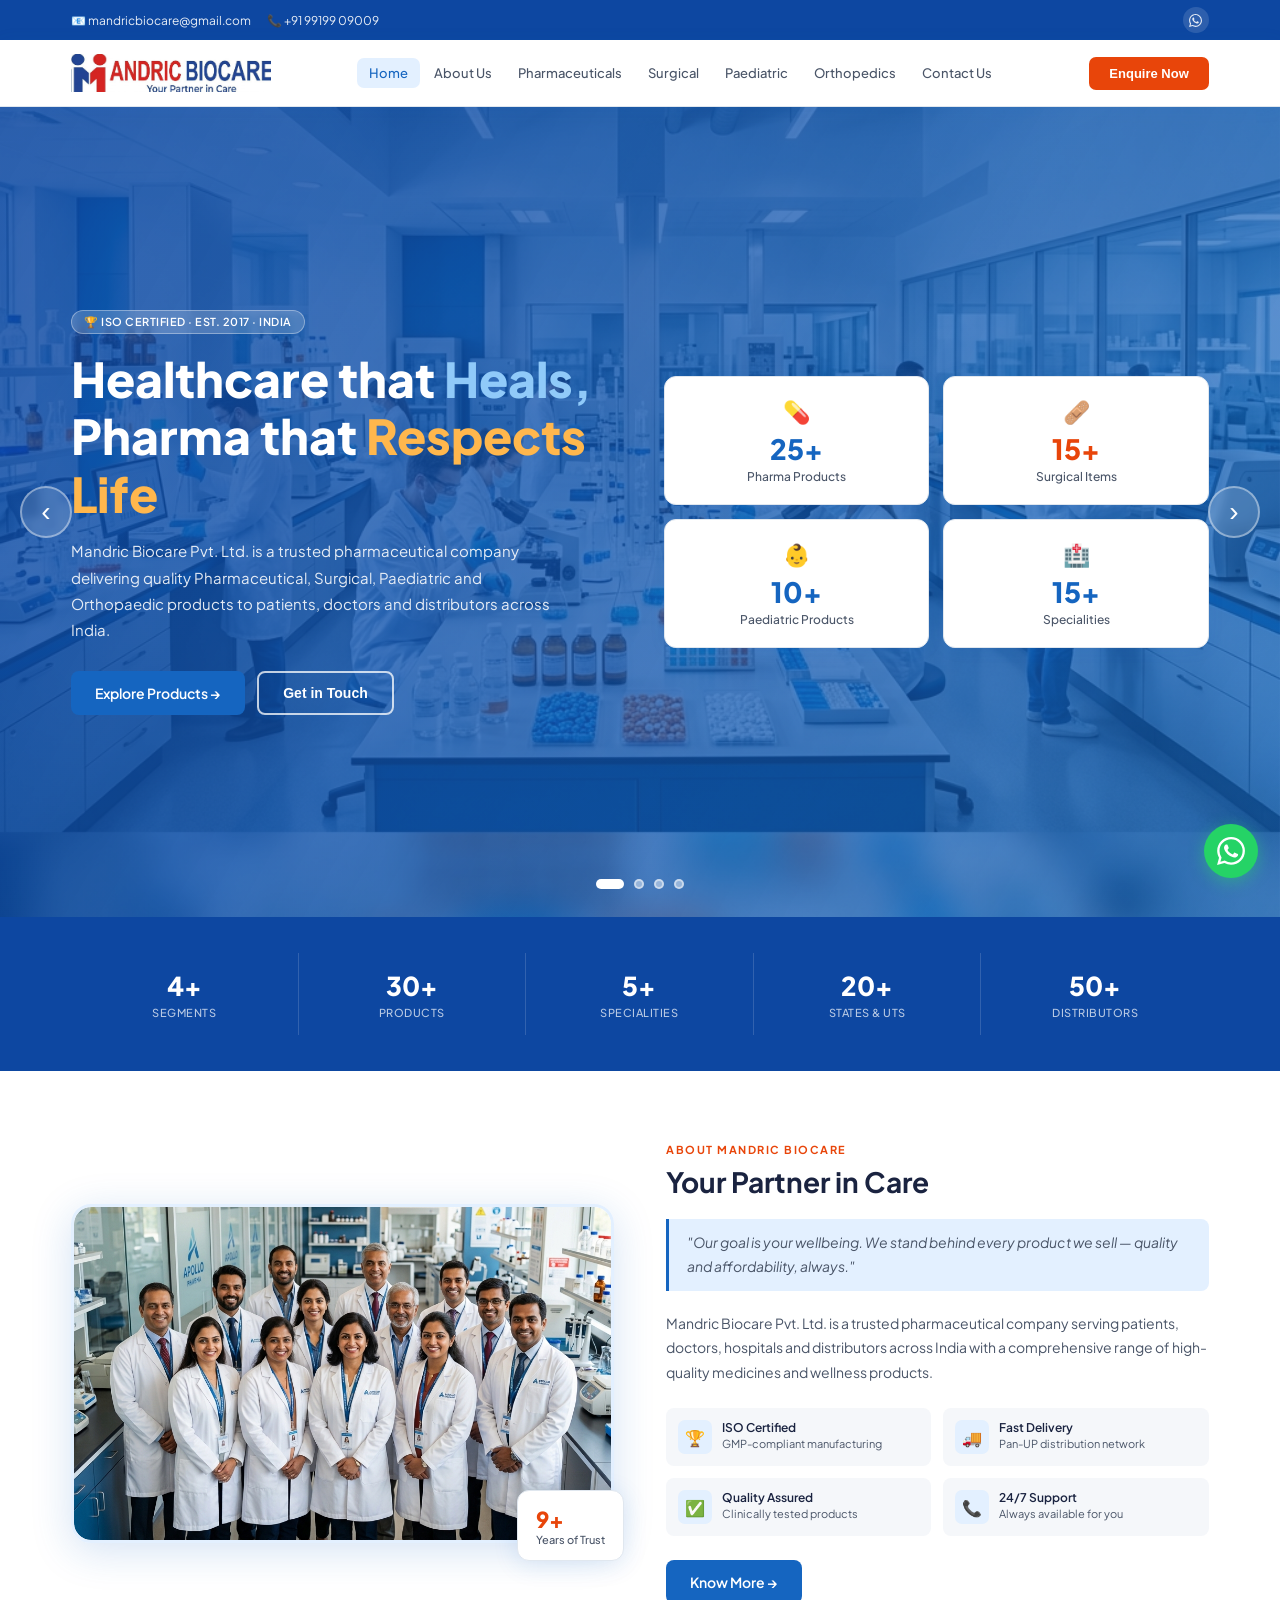
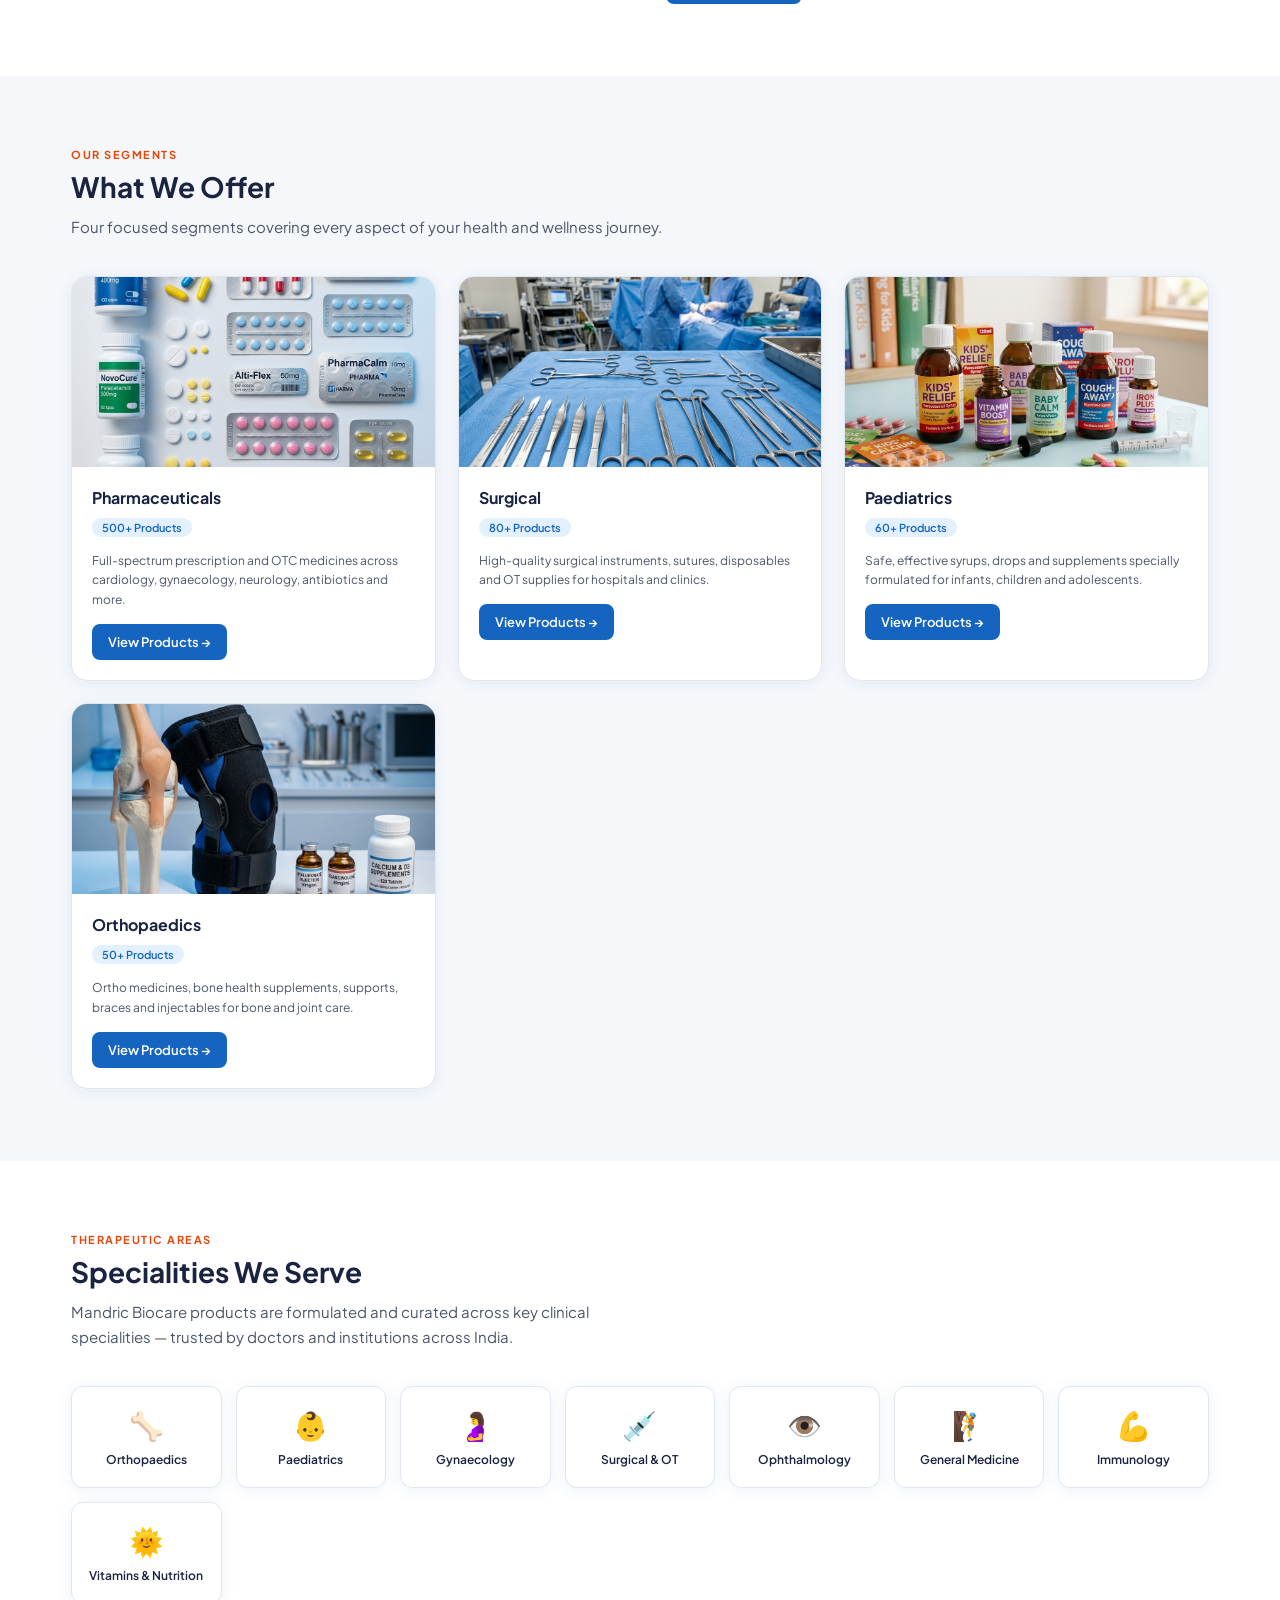
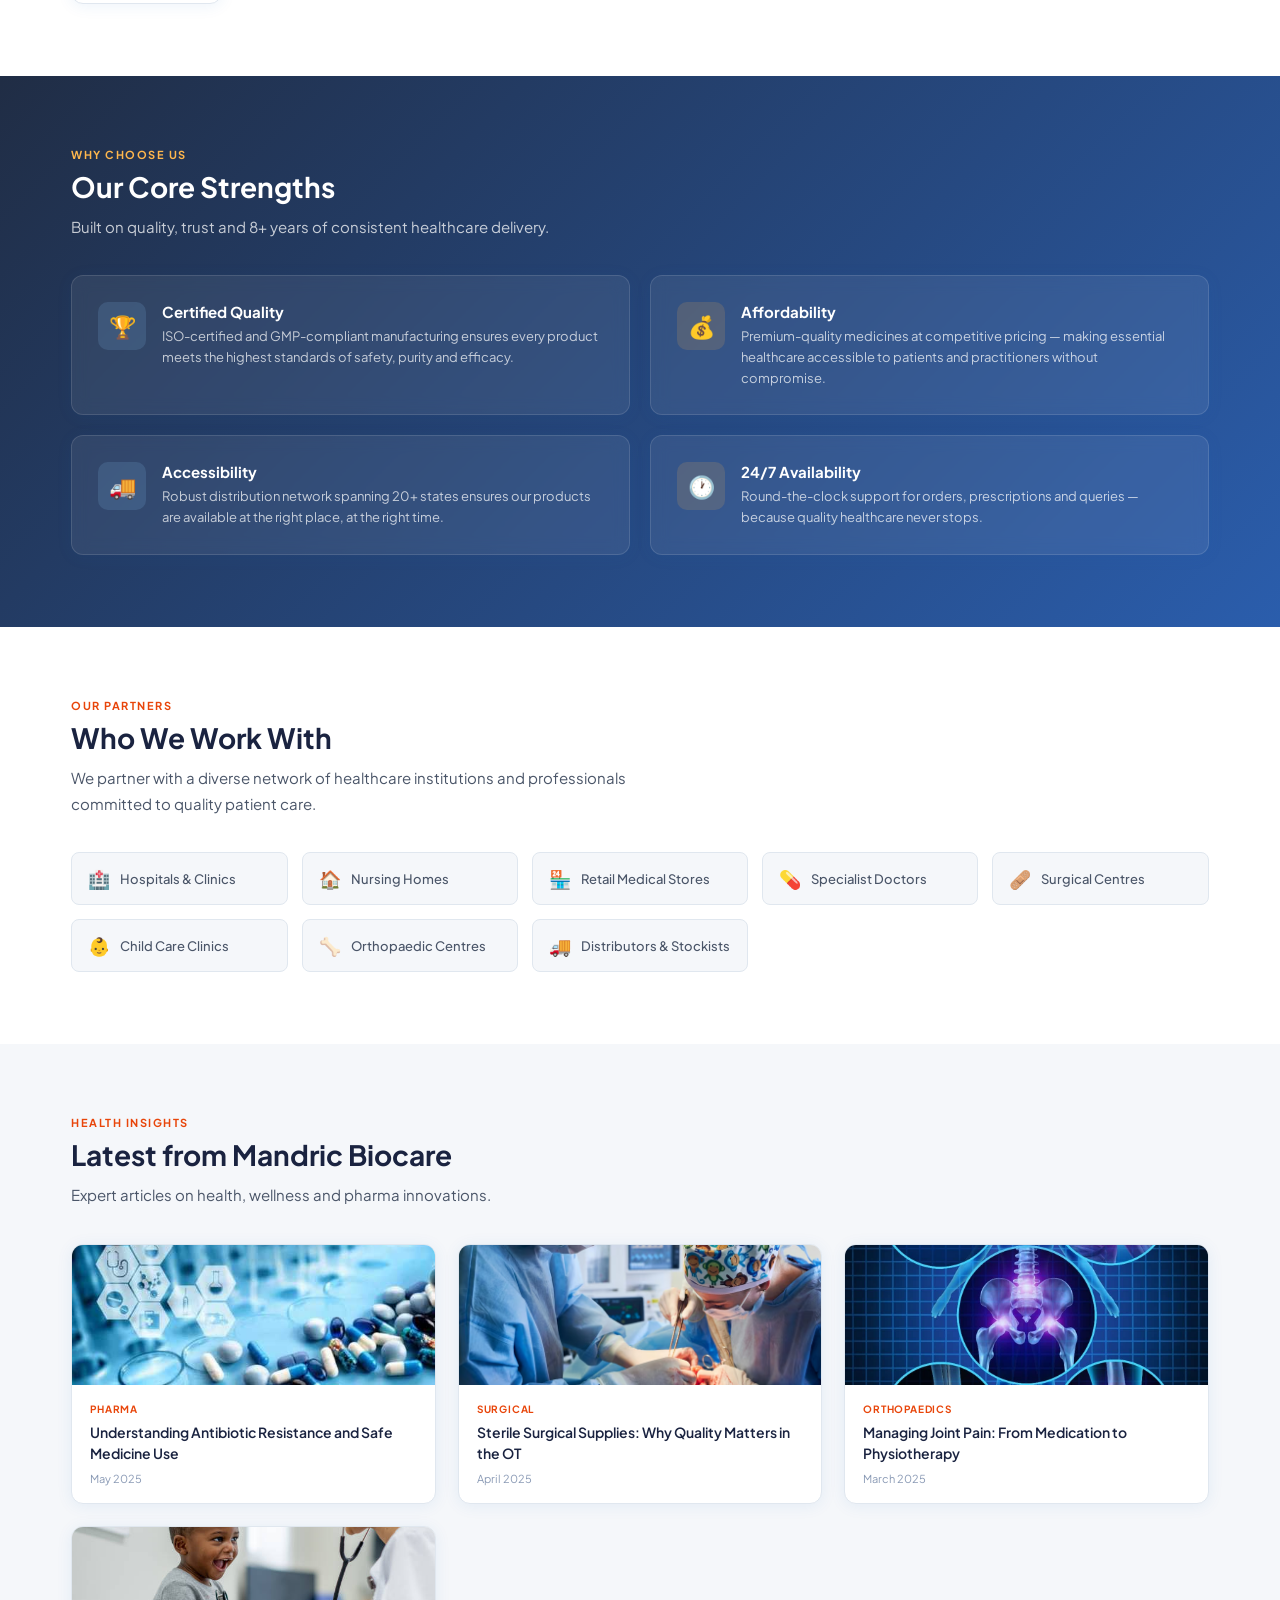
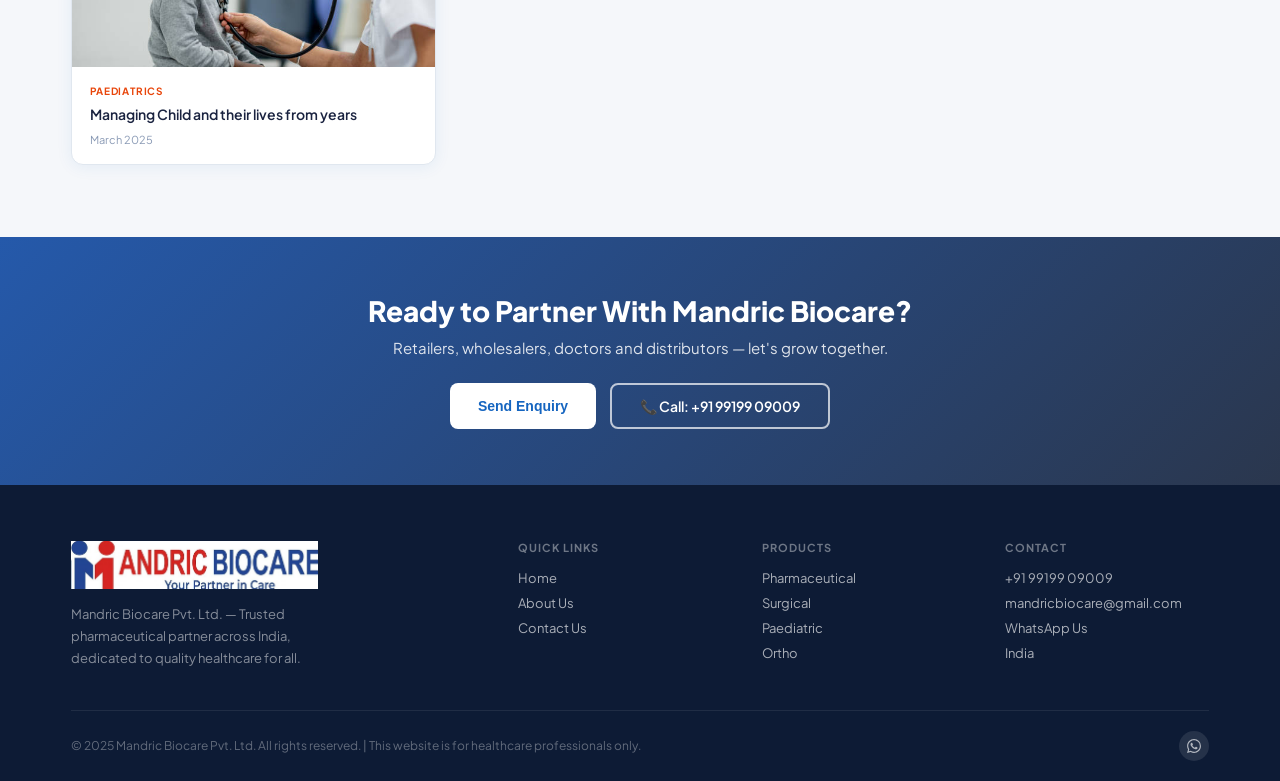
<file: index.html>
<!DOCTYPE html>
<html lang="en">
<head>
<meta charset="UTF-8">
<meta name="viewport" content="width=device-width, initial-scale=1">
<meta name="description" content="Mandric Biocare Pvt. Ltd. - Leading pharmaceutical company offering Pharmaceutical, Surgical, Paediatric and Orthopaedic products across India.">
<meta name="keywords" content="Mandric Biocare, Mandric Biocare Pvt. Ltd., pharmaceutical company India, WHO-GMP certified pharma, surgical instruments, pediatric medicines, orthopedics products, healthcare products India, wholesale medicines, ISO certified pharma">
<meta name="robots" content="index, follow">
<link rel="canonical" href="https://dewa-love.github.io/MANDRIC-BIOCARE/index.html">

<!-- Open Graph / Facebook -->
<meta property="og:type" content="website">
<meta property="og:url" content="https://dewa-love.github.io/MANDRIC-BIOCARE/index.html">
<meta property="og:title" content="Home | Mandric Biocare Pvt. Ltd.">
<meta property="og:description" content="Mandric Biocare Pvt. Ltd. - Leading pharmaceutical company offering Pharmaceutical, Surgical, Paediatric and Orthopaedic products across India.">
<meta property="og:image" content="https://dewa-love.github.io/MANDRIC-BIOCARE/logo.png">

<!-- Twitter -->
<meta property="twitter:card" content="summary_large_image">
<meta property="twitter:url" content="https://dewa-love.github.io/MANDRIC-BIOCARE/index.html">
<meta property="twitter:title" content="Home | Mandric Biocare Pvt. Ltd.">
<meta property="twitter:description" content="Mandric Biocare Pvt. Ltd. - Leading pharmaceutical company offering Pharmaceutical, Surgical, Paediatric and Orthopaedic products across India.">
<meta property="twitter:image" content="https://dewa-love.github.io/MANDRIC-BIOCARE/logo.png">
<title>Home | Mandric Biocare Pvt. Ltd.</title>
<link rel="preconnect" href="https://fonts.googleapis.com">
<link href="https://fonts.googleapis.com/css2?family=Plus+Jakarta+Sans:wght@400;500;600;700;800&display=swap" rel="stylesheet">
<style>
  body.intro-playing {
    overflow: hidden;
  }
  body.intro-playing > :not(.video-intro) {
    visibility: hidden;
  }
  .video-intro {
    position: fixed;
    inset: 0;
    z-index: 5000;
    background: #000;
  }
  .video-intro video {
    width: 100vw;
    height: 100vh;
    object-fit: cover;
    display: block;
    background: #000;
  }
</style>
<link rel="stylesheet" href="styles.css">
</head>
<body class="intro-playing">

<div class="video-intro" id="siteIntro" aria-hidden="true">
  <video id="siteIntroVideo" autoplay muted playsinline preload="auto" src="svfdsbj.mp4"></video>
  <button id="skipIntro" class="intro-skip" aria-label="Skip intro">Skip</button>
</div>

<!-- WhatsApp Float -->
<a class="whatsapp-btn" href="https://wa.me/919919909009" target="_blank" aria-label="WhatsApp">
  <svg viewBox="0 0 24 24"><path d="M17.472 14.382c-.297-.149-1.758-.867-2.03-.967-.273-.099-.471-.148-.67.15-.197.297-.767.966-.94 1.164-.173.199-.347.223-.644.075-.297-.15-1.255-.463-2.39-1.475-.883-.788-1.48-1.761-1.653-2.059-.173-.297-.018-.458.13-.606.134-.133.298-.347.446-.52.149-.174.198-.298.298-.497.099-.198.05-.371-.025-.52-.075-.149-.669-1.612-.916-2.207-.242-.579-.487-.5-.669-.51-.173-.008-.371-.01-.57-.01-.198 0-.52.074-.792.372-.272.297-1.04 1.016-1.04 2.479 0 1.462 1.065 2.875 1.213 3.074.149.198 2.096 3.2 5.077 4.487.709.306 1.262.489 1.694.625.712.227 1.36.195 1.871.118.571-.085 1.758-.719 2.006-1.413.248-.694.248-1.289.173-1.413-.074-.124-.272-.198-.57-.347m-5.421 7.403h-.004a9.87 9.87 0 01-5.031-1.378l-.361-.214-3.741.982.998-3.648-.235-.374a9.86 9.86 0 01-1.51-5.26c.001-5.45 4.436-9.884 9.888-9.884 2.64 0 5.122 1.03 6.988 2.898a9.825 9.825 0 012.893 6.994c-.003 5.45-4.437 9.884-9.885 9.884m8.413-18.297A11.815 11.815 0 0012.05 0C5.495 0 .16 5.335.157 11.892c0 2.096.547 4.142 1.588 5.945L.057 24l6.305-1.654a11.882 11.882 0 005.683 1.448h.005c6.554 0 11.89-5.335 11.893-11.893a11.821 11.821 0 00-3.48-8.413z"/></svg>
</a>

<!-- MODAL -->
<div class="modal-overlay" id="enquiryModal" role="dialog" aria-modal="true">
  <div class="modal">
    <button class="modal-close" onclick="closeModal()" aria-label="Close">&#x2715;</button>
    <div class="modal-header">
      <h2>Product Enquiry</h2>
      <p class="modal-sub">Fill in your details and our team will contact you within 24 hours.</p>
    </div>
    <div class="modal-body">
      <div id="modalBadge"></div>
      <div id="enquiryForm">
        <div class="form-row">
          <div class="form-group"><label>Full Name *</label><input type="text" id="eq-name" placeholder="Your name"></div>
          <div class="form-group"><label>Phone *</label><input type="tel" id="eq-phone" placeholder="+91 99199 09009"></div>
        </div>
        <div class="form-group"><label>Email</label><input type="email" id="eq-email" placeholder="you@email.com"></div>
        <div class="form-group"><label>Enquiry Type *</label>
          <select id="eq-type">
            <option value="">-- Select type --</option>
            <option>Retailer</option><option>Wholesaler</option><option>Doctor</option>
            <option>Hospital / Clinic</option><option>Customer</option><option>Distributor</option><option>Other</option>
          </select>
        </div>
        <div class="form-group"><label>Message</label><textarea id="eq-msg" placeholder="Tell us about your requirement..."></textarea></div>
        <button class="btn btn-blue" style="width:100%;justify-content:center;padding:13px;" onclick="submitEnquiry()">Send Enquiry &#8594;</button>
      </div>
      <div class="success-msg" id="successMsg">
        <div class="si">&#x2705;</div>
        <h3>Enquiry Sent Successfully!</h3>
        <p>Thank you! Our team will contact you within 24 hours.</p>
      </div>
    </div>
  </div>
</div>

<!-- TOPBAR -->
<div class="topbar">
  <div class="container">
    <div class="topbar-left">
      <span>&#128231; <a href="mailto:mandricbiocare@gmail.com">mandricbiocare@gmail.com</a></span>
      <span>&#128222; <a href="tel:+919919909009">+91 99199 09009</a></span>
    </div>
    <div class="topbar-right">
      <a href="https://wa.me/919919909009" class="social-btn" target="_blank" aria-label="WhatsApp">
        <svg viewBox="0 0 24 24"><path d="M17.472 14.382c-.297-.149-1.758-.867-2.03-.967-.273-.099-.471-.148-.67.15-.197.297-.767.966-.94 1.164-.173.199-.347.223-.644.075-.297-.15-1.255-.463-2.39-1.475-.883-.788-1.48-1.761-1.653-2.059-.173-.297-.018-.458.13-.606.134-.133.298-.347.446-.52.149-.174.198-.298.298-.497.099-.198.05-.371-.025-.52-.075-.149-.669-1.612-.916-2.207-.242-.579-.487-.5-.669-.51-.173-.008-.371-.01-.57-.01-.198 0-.52.074-.792.372-.272.297-1.04 1.016-1.04 2.479 0 1.462 1.065 2.875 1.213 3.074.149.198 2.096 3.2 5.077 4.487.709.306 1.262.489 1.694.625.712.227 1.36.195 1.871.118.571-.085 1.758-.719 2.006-1.413.248-.694.248-1.289.173-1.413-.074-.124-.272-.198-.57-.347m-5.421 7.403h-.004a9.87 9.87 0 01-5.031-1.378l-.361-.214-3.741.982.998-3.648-.235-.374a9.86 9.86 0 01-1.51-5.26c.001-5.45 4.436-9.884 9.888-9.884 2.64 0 5.122 1.03 6.988 2.898a9.825 9.825 0 012.893 6.994c-.003 5.45-4.437 9.884-9.885 9.884m8.413-18.297A11.815 11.815 0 0012.05 0C5.495 0 .16 5.335.157 11.892c0 2.096.547 4.142 1.588 5.945L.057 24l6.305-1.654a11.882 11.882 0 005.683 1.448h.005c6.554 0 11.89-5.335 11.893-11.893a11.821 11.821 0 00-3.48-8.413z"/></svg>
      </a>
    </div>
  </div>
</div>

<!-- NAV -->
<nav>
  <div class="container">
    <div class="nav-inner">
      <a class="logo-wrap" href="index.html">
        <img id="logo-img" src="logo.png" width="200" height="66" alt="Mandric Biocare Pvt Ltd" style="background:transparent;" />
      </a>
      <div class="nav-links">
        <a href="index.html" class="active">Home</a>
        <a href="about.html">About Us</a>
        <a href="pharma.html">Pharmaceuticals</a>
        <a href="surgical.html">Surgical</a>
        <a href="paediatric.html">Paediatric</a>
        <a href="ortho.html">Orthopedics</a>
        <a href="contact.html">Contact Us</a>
      </div>
      <button class="nav-enquire" onclick="openModal('General Enquiry')">Enquire Now</button>
      <button class="hamburger" id="hamburger" onclick="toggleMenu()" aria-label="Menu">
        <span></span><span></span><span></span>
      </button>
    </div>
  </div>
  <div class="mobile-menu" id="mobileMenu">
    <a href="index.html" class="active">&#127968; Home</a>
    <a href="about.html">&#127970; About Us</a>
    <a href="pharma.html">&#128138; Pharma</a>
    <a href="surgical.html">&#129657; Surgical</a>
    <a href="paediatric.html">&#128118; Paediatric</a>
    <a href="ortho.html">&#129461; Ortho</a>
    <a href="contact.html">&#128222; Contact Us</a>
    <button class="mobile-enquire" onclick="openModal('General Enquiry');toggleMenu()">Enquire Now &#8594;</button>
  </div>
</nav>

<!-- ========== HOME PAGE CONTENT ========== -->

<!-- ========== HERO SLIDER ========== -->
<section class="hero-slider" id="heroSlider">

  <!-- SLIDES -->
  <div class="slider-track" id="sliderTrack">
    <div class="slide active">
      <div class="slide-bg" style="background-image:url('hero-bg.png');"></div>
      <div class="slide-overlay" style="background:linear-gradient(120deg,rgba(13,71,161,0.85) 0%,rgba(21,101,192,0.65) 100%);"></div>
    </div>
    <div class="slide">
      <div class="slide-bg" style="background-image:url('slide2.png');"></div>
      <div class="slide-overlay" style="background:linear-gradient(120deg,rgba(13,71,161,0.82) 0%,rgba(0,60,120,0.68) 100%);"></div>
    </div>
    <div class="slide">
      <div class="slide-bg" style="background-image:url('slide3.png');"></div>
      <div class="slide-overlay" style="background:linear-gradient(120deg,rgba(56,33,0,0.80) 0%,rgba(13,71,161,0.65) 100%);"></div>
    </div>
    <div class="slide">
      <div class="slide-bg" style="background-image:url('slide4.png');"></div>
      <div class="slide-overlay" style="background:linear-gradient(120deg,rgba(13,71,161,0.80) 0%,rgba(100,20,0,0.65) 100%);"></div>
    </div>
  </div>

  <!-- CONTENT -->
  <div class="slider-content">
    <div class="container">
      <div class="hero-inner">
        <div class="hero-text-col">
          <div class="hero-eyebrow">
            <span class="badge badge-light">&#127942; ISO Certified &middot; Est. 2017 &middot; India</span>
          </div>
          <h1 class="slider-title">
            Healthcare that <span class="hl-blue">Heals,</span><br>
            Pharma that <span class="hl-orange">Respects Life</span>
          </h1>
          <p class="slider-sub">Mandric Biocare Pvt. Ltd. is a trusted pharmaceutical company delivering quality Pharmaceutical, Surgical, Paediatric and Orthopaedic products to patients, doctors and distributors across India.</p>
          <div class="hero-btns">
            <a class="btn btn-blue" href="pharma.html">Explore Products &#8594;</a>
            <button class="btn btn-outline-light" onclick="openModal('General Enquiry')">Get in Touch</button>
          </div>
        </div>
        <div class="hero-stats">
          <div class="hero-stat"><div class="ico">&#128138;</div><div class="n">25+</div><div class="l">Pharma Products</div></div>
          <div class="hero-stat"><div class="ico">&#129657;</div><div class="n orange">15+</div><div class="l">Surgical Items</div></div>
          <div class="hero-stat"><div class="ico">&#128118;</div><div class="n">10+</div><div class="l">Paediatric Products</div></div>
          
          <div class="hero-stat"><div class="ico">&#127973;</div><div class="n">15+</div><div class="l">Specialities</div></div>
          
        </div>
      </div>
    </div>
  </div>

  <!-- ARROW CONTROLS -->
  <button class="slider-arrow slider-prev" onclick="sliderMove(-1)" aria-label="Previous">&#8249;</button>
  <button class="slider-arrow slider-next" onclick="sliderMove(1)" aria-label="Next">&#8250;</button>

  <!-- DOT NAVIGATION -->
  <div class="slider-dots" id="sliderDots">
    <span class="sdot active" onclick="sliderGo(0)"></span>
    <span class="sdot" onclick="sliderGo(1)"></span>
    <span class="sdot" onclick="sliderGo(2)"></span>
    <span class="sdot" onclick="sliderGo(3)"></span>
  </div>

</section>

<div class="presence">
  <div class="container">
    <div class="presence-grid">
      <div class="pres-item reveal delay-1"><div class="pn">4+</div><div class="pl">Segments</div></div>
      <div class="pres-item reveal delay-2"><div class="pn">30+</div><div class="pl">Products</div></div>
      <div class="pres-item reveal delay-2"><div class="pn">5+</div><div class="pl">Specialities</div></div>
      <div class="pres-item reveal delay-3"><div class="pn">20+</div><div class="pl">States &amp; UTs</div></div>
      <div class="pres-item reveal delay-4"><div class="pn">50+</div><div class="pl">Distributors</div></div>
    </div>
  </div>
</div>

<section class="about">
  <div class="about-bg"></div>
  <div class="container">
    <div class="about-inner">
      <div class="about-visual reveal-left">
        <div class="about-img-box" style="background:none;padding:0;overflow:hidden;border-radius:20px;box-shadow:0 8px 40px rgba(21,101,192,0.18);border:3px solid var(--blue-light);">
          <img src="about-team.png" loading="lazy" decoding="async" alt="Mandric Biocare Team" style="width:100%;height:100%;object-fit:cover;display:block;border-radius:17px;" />
        </div>
        <div class="about-badge-float"><div class="ab-n">9+</div><div class="ab-l">Years of Trust</div></div>
      </div>
      <div class="reveal-right">
        <div class="sec-label">About Mandric Biocare</div>
        <div class="sec-title">Your Partner in  Care </div>
        <div class="quote-block">"Our goal is your wellbeing. We stand behind every product we sell — quality and affordability, always."</div>
        <p style="font-size:14px;color:var(--text2);line-height:1.75;margin-bottom:12px;">Mandric Biocare Pvt. Ltd. is a trusted pharmaceutical company serving patients, doctors, hospitals and distributors across India with a comprehensive range of high-quality medicines and wellness products.</p>
        
        <div class="about-features">
          <div class="ab-feat"><div class="feat-icon">&#127942;</div><div><div class="feat-t">ISO Certified</div><div class="feat-d">GMP-compliant manufacturing</div></div></div>
          <div class="ab-feat"><div class="feat-icon">&#128666;</div><div><div class="feat-t">Fast Delivery</div><div class="feat-d">Pan-UP distribution network</div></div></div>
          <div class="ab-feat"><div class="feat-icon">&#9989;</div><div><div class="feat-t">Quality Assured</div><div class="feat-d">Clinically tested products</div></div></div>
          <div class="ab-feat"><div class="feat-icon">&#128222;</div><div><div class="feat-t">24/7 Support</div><div class="feat-d">Always available for you</div></div></div>
        </div>
        <div style="margin-top:24px;"><a class="btn btn-blue" href="about.html">Know More &#8594;</a></div>
      </div>
    </div>
  </div>
</section>

<section class="segments">
  <div class="container">
    <div class="sec-label reveal">Our Segments</div>
    <div class="sec-title reveal">What We Offer</div>
    <div class="sec-desc reveal">Four focused segments covering every aspect of your health and wellness journey.</div>
    <div class="seg-grid">
      <a class="seg-card reveal delay-1" href="pharma.html" style="text-decoration:none;color:inherit;">
        <div class="seg-card-img"><img src="seg-pharma.png" alt="Pharmaceutical Products" loading="lazy"></div>
        <div class="seg-body">
          <div class="seg-title">Pharmaceuticals</div>
          <div class="seg-count">500+ Products</div>
          <div class="seg-desc">Full-spectrum prescription and OTC medicines across cardiology, gynaecology, neurology, antibiotics and more.</div>
          <span class="btn btn-blue btn-sm">View Products &#8594;</span>
        </div>
      </a>
      <a class="seg-card reveal delay-2" href="surgical.html" style="text-decoration:none;color:inherit;">
        <div class="seg-card-img"><img src="seg-surgical.png" alt="Surgical Products" loading="lazy"></div>
        <div class="seg-body">
          <div class="seg-title">Surgical</div>
          <div class="seg-count">80+ Products</div>
          <div class="seg-desc">High-quality surgical instruments, sutures, disposables and OT supplies for hospitals and clinics.</div>
          <span class="btn btn-blue btn-sm">View Products &#8594;</span>
        </div>
      </a>
      <a class="seg-card reveal delay-3" href="paediatric.html" style="text-decoration:none;color:inherit;">
        <div class="seg-card-img"><img src="seg-paediatric.png" alt="Paediatric Products" loading="lazy"></div>
        <div class="seg-body">
          <div class="seg-title">Paediatrics</div>
          <div class="seg-count">60+ Products</div>
          <div class="seg-desc">Safe, effective syrups, drops and supplements specially formulated for infants, children and adolescents.</div>
          <span class="btn btn-blue btn-sm">View Products &#8594;</span>
        </div>
      </a>
      <a class="seg-card reveal delay-4" href="ortho.html" style="text-decoration:none;color:inherit;">
        <div class="seg-card-img"><img src="seg-ortho.png" alt="Orthopaedic Products" loading="lazy"></div>
        <div class="seg-body">
          <div class="seg-title">Orthopaedics</div>
          <div class="seg-count">50+ Products</div>
          <div class="seg-desc">Ortho medicines, bone health supplements, supports, braces and injectables for bone and joint care.</div>
          <span class="btn btn-blue btn-sm">View Products &#8594;</span>
        </div>
      </a>
    </div>
  </div>
</section>

<section class="specialities">
  <div class="container">
    <div class="sec-label">Therapeutic Areas</div>
    <div class="sec-title">Specialities We Serve</div>
    <div class="sec-desc">Mandric Biocare products are formulated and curated across key clinical specialities — trusted by doctors and institutions across India.</div>
    <div class="spec-grid">
      <div class="spec-card"><div class="si">&#129460;</div><div class="sn">Orthopaedics</div></div>
      <div class="spec-card"><div class="si">&#128118;</div><div class="sn">Paediatrics</div></div>
      <div class="spec-card"><div class="si">&#129328;</div><div class="sn">Gynaecology</div></div>
      <div class="spec-card"><div class="si">&#128137;</div><div class="sn">Surgical &amp; OT</div></div>
      <div class="spec-card"><div class="si">&#128065;&#65039;</div><div class="sn">Ophthalmology</div></div>
      <div class="spec-card"><div class="si">&#129495;</div><div class="sn">General Medicine</div></div>
      <div class="spec-card"><div class="si">&#128170;</div><div class="sn">Immunology</div></div>
      <div class="spec-card"><div class="si">&#127774;</div><div class="sn">Vitamins &amp; Nutrition</div></div>
    </div>
  </div>
</section>

<section class="strengths">
  <div class="strengths-bg"></div>
  <div class="strengths-overlay"></div>
  <div class="container">
    <div class="sec-label reveal">Why Choose Us</div>
    <div class="sec-title reveal">Our Core Strengths</div>
    <div class="sec-desc reveal">Built on quality, trust and 8+ years of consistent healthcare delivery.</div>
    <div class="str-grid">
      <div class="str-card reveal delay-1"><div class="str-icon blue">&#127942;</div><div><div class="str-title">Certified Quality</div><div class="str-desc">ISO-certified and GMP-compliant manufacturing ensures every product meets the highest standards of safety, purity and efficacy.</div></div></div>
      <div class="str-card reveal delay-2"><div class="str-icon orange">&#128176;</div><div><div class="str-title">Affordability</div><div class="str-desc">Premium-quality medicines at competitive pricing — making essential healthcare accessible to patients and practitioners without compromise.</div></div></div>
      <div class="str-card reveal delay-3"><div class="str-icon blue">&#128666;</div><div><div class="str-title">Accessibility</div><div class="str-desc">Robust distribution network spanning 20+ states ensures our products are available at the right place, at the right time.</div></div></div>
      <div class="str-card reveal delay-4"><div class="str-icon orange">&#128336;</div><div><div class="str-title">24/7 Availability</div><div class="str-desc">Round-the-clock support for orders, prescriptions and queries — because quality healthcare never stops.</div></div></div>
    </div>
  </div>
</section>

<section class="we-serve">
  <div class="container">
    <div class="sec-label">Our Partners</div>
    <div class="sec-title">Who We Work With</div>
    <div class="sec-desc">We partner with a diverse network of healthcare institutions and professionals committed to quality patient care.</div>
    <div class="serve-grid">
      <div class="serve-chip"><span class="si">&#127973;</span>Hospitals &amp; Clinics</div>
      <div class="serve-chip"><span class="si">&#127968;</span>Nursing Homes</div>
      <div class="serve-chip"><span class="si">&#127978;</span>Retail Medical Stores</div>
      <div class="serve-chip"><span class="si">&#128138;</span>Specialist Doctors</div>
      <div class="serve-chip"><span class="si">&#129657;</span>Surgical Centres</div>
      <div class="serve-chip"><span class="si">&#128118;</span>Child Care Clinics</div>
      <div class="serve-chip"><span class="si">&#129460;</span>Orthopaedic Centres</div>
      <div class="serve-chip"><span class="si">&#128666;</span>Distributors &amp; Stockists</div>
    </div>
  </div>
</section>

<section class="blogs">
  <div class="container">
    <div class="sec-label">Health Insights</div>
    <div class="sec-title">Latest from Mandric Biocare</div>
    <div class="sec-desc">Expert articles on health, wellness and pharma innovations.</div>
    <div class="blog-grid">
      <div class="blog-card"><div class="blog-img b1"><img src="pharma-medicine-499.jpg" style="width:100%; height:100%; object-fit:cover;"></div><div class="blog-body"><div class="blog-cat">Pharma</div><div class="blog-title">Understanding Antibiotic Resistance and Safe Medicine Use</div><div class="blog-date">May 2025</div></div></div>
      <div class="blog-card"><div class="blog-img b2"><img src="surgery.avif" style="width:100%; height:100%; object-fit:cover;"></div><div class="blog-body"><div class="blog-cat">Surgical</div><div class="blog-title">Sterile Surgical Supplies: Why Quality Matters in the OT</div><div class="blog-date">April 2025</div></div></div>
      <div class="blog-card"><div class="blog-img b3"><img src="Orthopedic.jpg" style="width:100%; height:100%; object-fit:cover;"></div><div class="blog-body"><div class="blog-cat">Orthopaedics</div><div class="blog-title">Managing Joint Pain: From Medication to Physiotherapy</div><div class="blog-date">March 2025</div></div></div>
      <div class="blog-card"><div class="blog-img b3"><img src="pedia.jpg" style="width:100%; height:100%; object-fit:cover;"></div><div class="blog-body"><div class="blog-cat">Paediatrics</div><div class="blog-title">Managing Child and their lives from years </div><div class="blog-date">March 2025</div></div></div>
    </div>
    </div>
  </div>
</section>

<div class="enquiry-cta">
  <div class="enquiry-cta-bg"></div>
  <div class="enquiry-cta-overlay"></div>
  <div class="container">
    <h2 class="reveal">Ready to Partner With Mandric Biocare?</h2>
    <p class="reveal">Retailers, wholesalers, doctors and distributors — let's grow together.</p>
    <div class="enquiry-cta-btns reveal">
      <button class="btn-white" onclick="openModal('General Enquiry')">Send Enquiry</button>
      <a href="tel:+919919909009" class="btn-white-outline">&#128222; Call: +91 99199 09009</a>
    </div>
  </div>
</div>

<!-- FOOTER -->
<footer>
  <div class="container">
    <div class="footer-grid">
      <div class="footer-brand">
        <div class="logo-wrap"><img id="logo-footer" src="logo.png" alt="Mandric Biocare"></div>
        <p>Mandric Biocare Pvt. Ltd. &mdash; Trusted pharmaceutical partner across India, dedicated to quality healthcare for all.</p>
      </div>
      <div class="footer-col">
        <h4>Quick Links</h4>
        <a href="index.html">Home</a>
        <a href="about.html">About Us</a>
        <a href="contact.html">Contact Us</a>
      </div>
      <div class="footer-col">
        <h4>Products</h4>
        <a href="pharma.html">Pharmaceutical</a>
        <a href="surgical.html">Surgical</a>
        <a href="paediatric.html">Paediatric</a>
        <a href="ortho.html">Ortho</a>
      </div>
      <div class="footer-col">
        <h4>Contact</h4>
        <a href="tel:+919919909009">+91 99199 09009</a>
        <a href="mailto:mandricbiocare@gmail.com">mandricbiocare@gmail.com</a>
        <a href="https://wa.me/919919909009" target="_blank">WhatsApp Us</a>
        <a>India</a>
      </div>
    </div>
    <div class="footer-bottom">
      <p>&copy; 2025 Mandric Biocare Pvt. Ltd. All rights reserved. | This website is for healthcare professionals only.</p>
      <div class="footer-socials">
        <a href="https://wa.me/919919909009" class="fs" target="_blank" aria-label="WhatsApp">
          <svg viewBox="0 0 24 24"><path d="M17.472 14.382c-.297-.149-1.758-.867-2.03-.967-.273-.099-.471-.148-.67.15-.197.297-.767.966-.94 1.164-.173.199-.347.223-.644.075-.297-.15-1.255-.463-2.39-1.475-.883-.788-1.48-1.761-1.653-2.059-.173-.297-.018-.458.13-.606.134-.133.298-.347.446-.52.149-.174.198-.298.298-.497.099-.198.05-.371-.025-.52-.075-.149-.669-1.612-.916-2.207-.242-.579-.487-.5-.669-.51-.173-.008-.371-.01-.57-.01-.198 0-.52.074-.792.372-.272.297-1.04 1.016-1.04 2.479 0 1.462 1.065 2.875 1.213 3.074.149.198 2.096 3.2 5.077 4.487.709.306 1.262.489 1.694.625.712.227 1.36.195 1.871.118.571-.085 1.758-.719 2.006-1.413.248-.694.248-1.289.173-1.413-.074-.124-.272-.198-.57-.347m-5.421 7.403h-.004a9.87 9.87 0 01-5.031-1.378l-.361-.214-3.741.982.998-3.648-.235-.374a9.86 9.86 0 01-1.51-5.26c.001-5.45 4.436-9.884 9.888-9.884 2.64 0 5.122 1.03 6.988 2.898a9.825 9.825 0 012.893 6.994c-.003 5.45-4.437 9.884-9.885 9.884m8.413-18.297A11.815 11.815 0 0012.05 0C5.495 0 .16 5.335.157 11.892c0 2.096.547 4.142 1.588 5.945L.057 24l6.305-1.654a11.882 11.882 0 005.683 1.448h.005c6.554 0 11.89-5.335 11.893-11.893a11.821 11.821 0 00-3.48-8.413z"/></svg>
        </a>
      </div>
    </div>
  </div>
</footer>

<script src="js/app.js"></script>
</body>
</html>
</file>
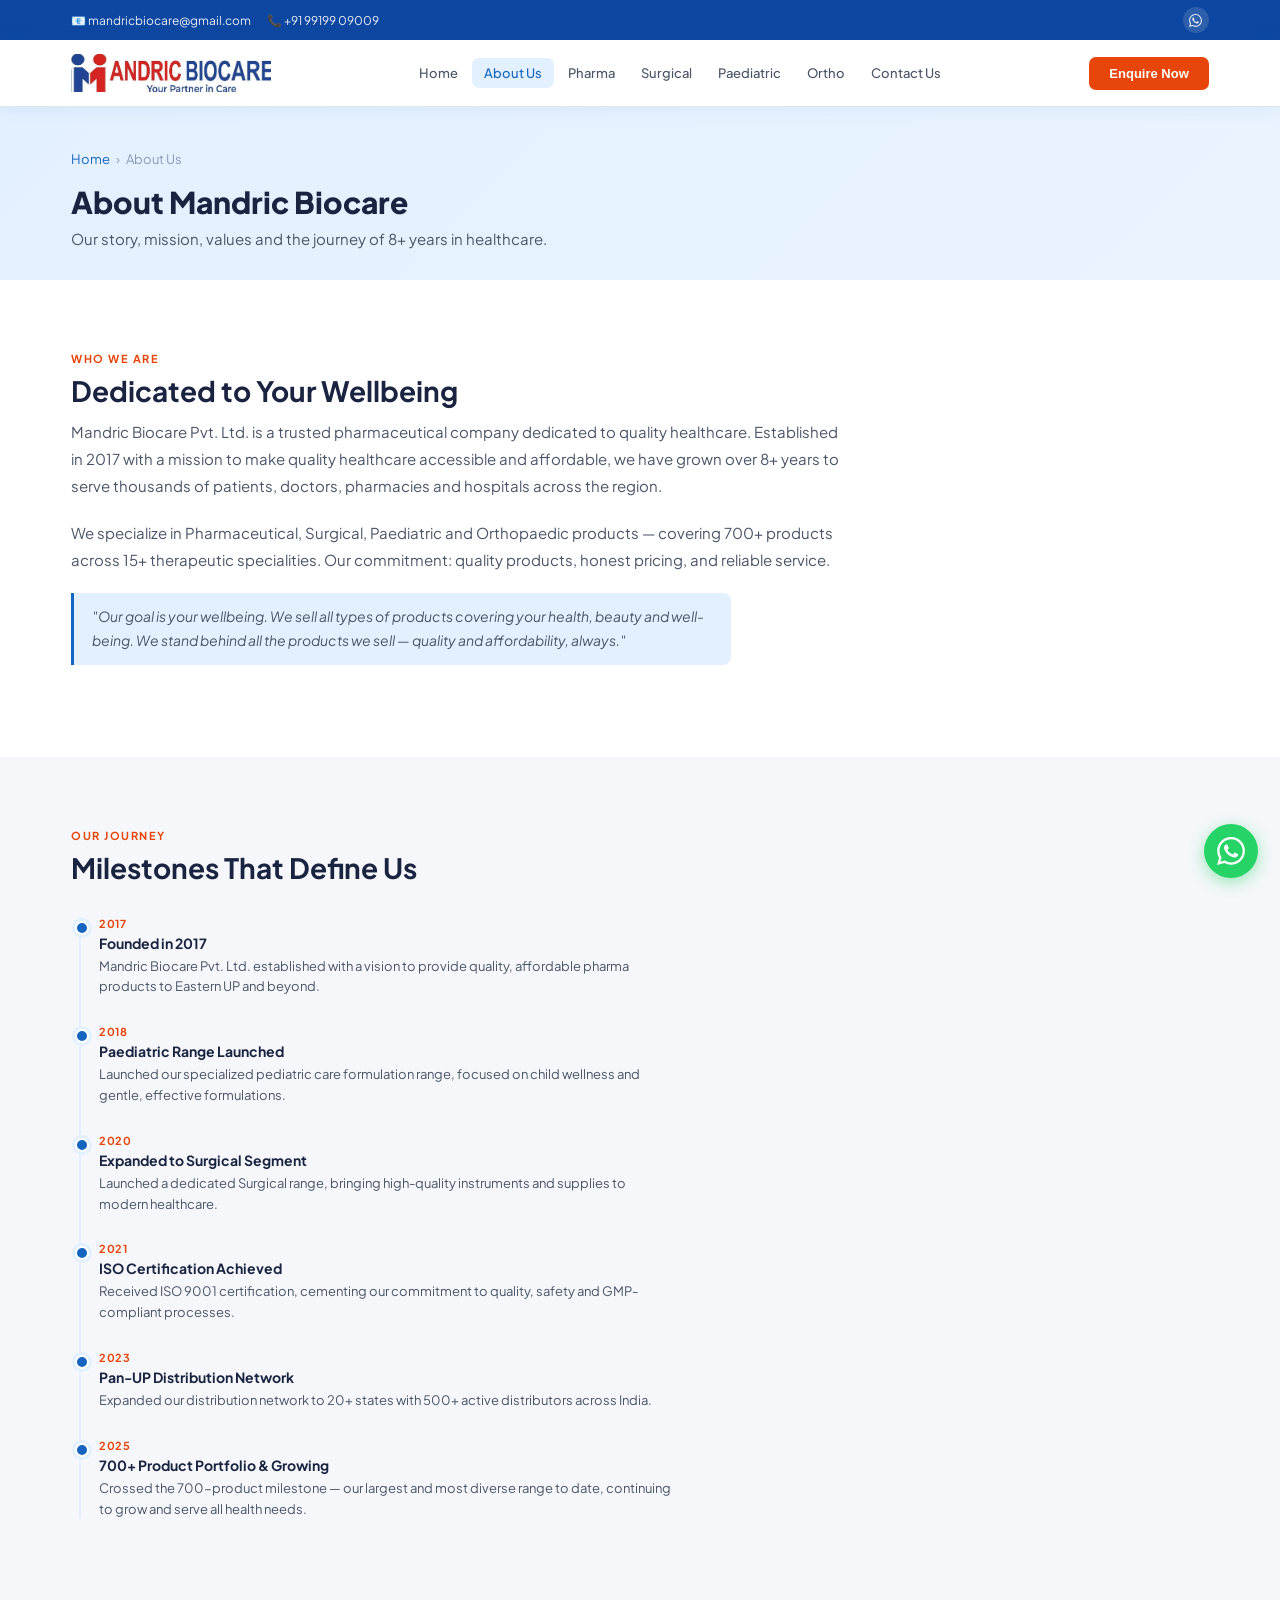
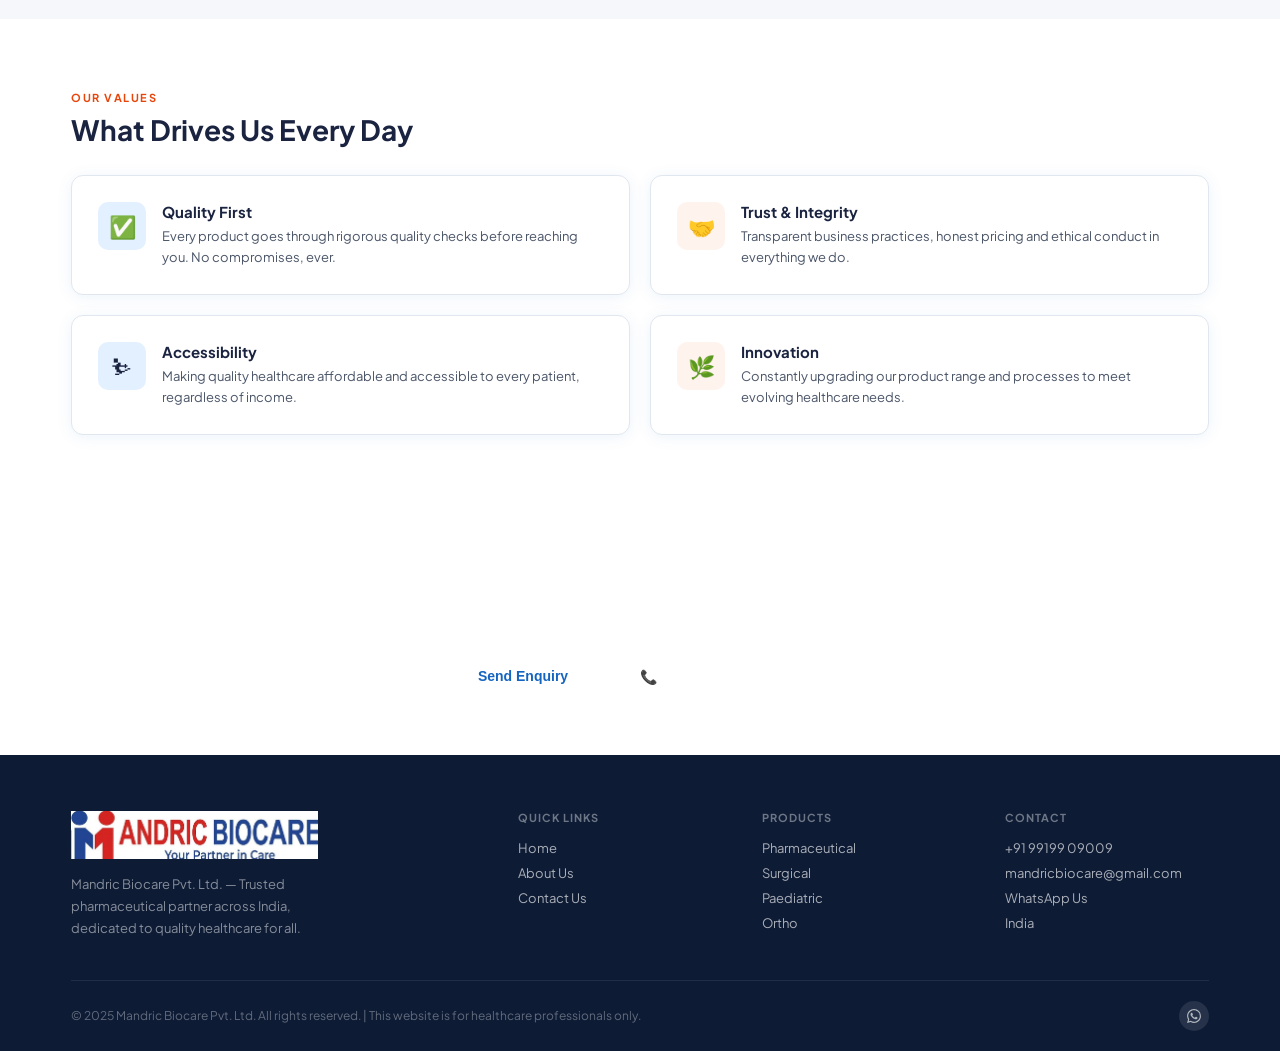
<file: about.html>
<!DOCTYPE html>
<html lang="en">

<head>
  <meta charset="UTF-8">
  <meta name="viewport" content="width=device-width, initial-scale=1">
  <meta name="description"
    content="About Mandric Biocare Pvt. Ltd. - Our story, mission, values and 8+ years of healthcare excellence across India.">
<meta name="keywords" content="Mandric Biocare, Mandric Biocare Pvt. Ltd., pharmaceutical company India, WHO-GMP certified pharma, surgical instruments, pediatric medicines, orthopedics products, healthcare products India, wholesale medicines, ISO certified pharma">
<meta name="robots" content="index, follow">
<link rel="canonical" href="https://dewa-love.github.io/MANDRIC-BIOCARE/about.html">

<!-- Open Graph / Facebook -->
<meta property="og:type" content="website">
<meta property="og:url" content="https://dewa-love.github.io/MANDRIC-BIOCARE/about.html">
<meta property="og:title" content="About Us | Mandric Biocare Pvt. Ltd.">
<meta property="og:description" content="About Mandric Biocare Pvt. Ltd. - Our story, mission, values and 8+ years of healthcare excellence across India.">
<meta property="og:image" content="https://dewa-love.github.io/MANDRIC-BIOCARE/logo.png">

<!-- Twitter -->
<meta property="twitter:card" content="summary_large_image">
<meta property="twitter:url" content="https://dewa-love.github.io/MANDRIC-BIOCARE/about.html">
<meta property="twitter:title" content="About Us | Mandric Biocare Pvt. Ltd.">
<meta property="twitter:description" content="About Mandric Biocare Pvt. Ltd. - Our story, mission, values and 8+ years of healthcare excellence across India.">
<meta property="twitter:image" content="https://dewa-love.github.io/MANDRIC-BIOCARE/logo.png">
  <title>About Us | Mandric Biocare Pvt. Ltd.</title>
  <link rel="preconnect" href="https://fonts.googleapis.com">
  <link href="https://fonts.googleapis.com/css2?family=Plus+Jakarta+Sans:wght@400;500;600;700;800&display=swap"
    rel="stylesheet">
  <link rel="stylesheet" href="styles.css">
</head>

<body>

  <!-- WhatsApp Float -->
  <a class="whatsapp-btn" href="https://wa.me/919919909009" target="_blank" aria-label="WhatsApp">
    <svg viewBox="0 0 24 24">
      <path
        d="M17.472 14.382c-.297-.149-1.758-.867-2.03-.967-.273-.099-.471-.148-.67.15-.197.297-.767.966-.94 1.164-.173.199-.347.223-.644.075-.297-.15-1.255-.463-2.39-1.475-.883-.788-1.48-1.761-1.653-2.059-.173-.297-.018-.458.13-.606.134-.133.298-.347.446-.52.149-.174.198-.298.298-.497.099-.198.05-.371-.025-.52-.075-.149-.669-1.612-.916-2.207-.242-.579-.487-.5-.669-.51-.173-.008-.371-.01-.57-.01-.198 0-.52.074-.792.372-.272.297-1.04 1.016-1.04 2.479 0 1.462 1.065 2.875 1.213 3.074.149.198 2.096 3.2 5.077 4.487.709.306 1.262.489 1.694.625.712.227 1.36.195 1.871.118.571-.085 1.758-.719 2.006-1.413.248-.694.248-1.289.173-1.413-.074-.124-.272-.198-.57-.347m-5.421 7.403h-.004a9.87 9.87 0 01-5.031-1.378l-.361-.214-3.741.982.998-3.648-.235-.374a9.86 9.86 0 01-1.51-5.26c.001-5.45 4.436-9.884 9.888-9.884 2.64 0 5.122 1.03 6.988 2.898a9.825 9.825 0 012.893 6.994c-.003 5.45-4.437 9.884-9.885 9.884m8.413-18.297A11.815 11.815 0 0012.05 0C5.495 0 .16 5.335.157 11.892c0 2.096.547 4.142 1.588 5.945L.057 24l6.305-1.654a11.882 11.882 0 005.683 1.448h.005c6.554 0 11.89-5.335 11.893-11.893a11.821 11.821 0 00-3.48-8.413z" />
    </svg>
  </a>

  <!-- MODAL -->
<div class="modal-overlay" id="enquiryModal" role="dialog" aria-modal="true">
  <div class="modal">
    <button class="modal-close" onclick="closeModal()" aria-label="Close">&#x2715;</button>
    <div class="modal-header">
      <h2>Product Enquiry</h2>
      <p class="modal-sub">Fill in your details and our team will contact you within 24 hours.</p>
    </div>
    <div class="modal-body">
      <div id="modalBadge"></div>
      <div id="enquiryForm">
        <div class="form-row">
          <div class="form-group"><label>Full Name *</label><input type="text" id="eq-name" placeholder="Your name"></div>
          <div class="form-group"><label>Phone *</label><input type="tel" id="eq-phone" placeholder="+91 99199 09009"></div>
        </div>
        <div class="form-group"><label>Email</label><input type="email" id="eq-email" placeholder="you@email.com"></div>
        <div class="form-group"><label>Enquiry Type *</label>
          <select id="eq-type">
            <option value="">-- Select type --</option>
            <option>Retailer</option><option>Wholesaler</option><option>Doctor</option>
            <option>Hospital / Clinic</option><option>Customer</option><option>Distributor</option><option>Other</option>
          </select>
        </div>
        <div class="form-group"><label>Message</label><textarea id="eq-msg" placeholder="Tell us about your requirement..."></textarea></div>
        <button class="btn btn-blue" style="width:100%;justify-content:center;padding:13px;" onclick="submitEnquiry()">Send Enquiry &#8594;</button>
      </div>
      <div class="success-msg" id="successMsg">
        <div class="si">&#x2705;</div>
        <h3>Enquiry Sent Successfully!</h3>
        <p>Thank you! Our team will contact you within 24 hours.</p>
      </div>
    </div>
  </div>
</div>


  <!-- TOPBAR -->
  <div class="topbar">
    <div class="container">
      <div class="topbar-left">
        <span>&#128231; <a href="mailto:mandricbiocare@gmail.com">mandricbiocare@gmail.com</a></span>
        <span>&#128222; <a href="tel:+919919909009">+91 99199 09009</a></span>
      </div>
      <div class="topbar-right">
        <a href="https://wa.me/919919909009" class="social-btn" target="_blank" aria-label="WhatsApp">
          <svg viewBox="0 0 24 24">
            <path
              d="M17.472 14.382c-.297-.149-1.758-.867-2.03-.967-.273-.099-.471-.148-.67.15-.197.297-.767.966-.94 1.164-.173.199-.347.223-.644.075-.297-.15-1.255-.463-2.39-1.475-.883-.788-1.48-1.761-1.653-2.059-.173-.297-.018-.458.13-.606.134-.133.298-.347.446-.52.149-.174.198-.298.298-.497.099-.198.05-.371-.025-.52-.075-.149-.669-1.612-.916-2.207-.242-.579-.487-.5-.669-.51-.173-.008-.371-.01-.57-.01-.198 0-.52.074-.792.372-.272.297-1.04 1.016-1.04 2.479 0 1.462 1.065 2.875 1.213 3.074.149.198 2.096 3.2 5.077 4.487.709.306 1.262.489 1.694.625.712.227 1.36.195 1.871.118.571-.085 1.758-.719 2.006-1.413.248-.694.248-1.289.173-1.413-.074-.124-.272-.198-.57-.347m-5.421 7.403h-.004a9.87 9.87 0 01-5.031-1.378l-.361-.214-3.741.982.998-3.648-.235-.374a9.86 9.86 0 01-1.51-5.26c.001-5.45 4.436-9.884 9.888-9.884 2.64 0 5.122 1.03 6.988 2.898a9.825 9.825 0 012.893 6.994c-.003 5.45-4.437 9.884-9.885 9.884m8.413-18.297A11.815 11.815 0 0012.05 0C5.495 0 .16 5.335.157 11.892c0 2.096.547 4.142 1.588 5.945L.057 24l6.305-1.654a11.882 11.882 0 005.683 1.448h.005c6.554 0 11.89-5.335 11.893-11.893a11.821 11.821 0 00-3.48-8.413z" />
          </svg>
        </a>
      </div>
    </div>
  </div>

  <!-- NAV -->
  <nav>
    <div class="container">
      <div class="nav-inner">
        <a class="logo-wrap" href="index.html">
          <img id="logo-img" src="logo.png" width="200" height="66" alt="Mandric Biocare Pvt Ltd" style="background:transparent;" />
        </a>
        <div class="nav-links">
          <a href="index.html">Home</a>
          <a href="about.html" class="active">About Us</a>
          <a href="pharma.html">Pharma</a>
          <a href="surgical.html">Surgical</a>
          <a href="paediatric.html">Paediatric</a>
          <a href="ortho.html">Ortho</a>
          <a href="contact.html">Contact Us</a>
        </div>
        <button class="nav-enquire" onclick="openModal('General Enquiry')">Enquire Now</button>
        <button class="hamburger" id="hamburger" onclick="toggleMenu()" aria-label="Menu">
          <span></span><span></span><span></span>
        </button>
      </div>
    </div>
    <div class="mobile-menu" id="mobileMenu">
      <a href="index.html">&#127968; Home</a>
      <a href="about.html" class="active">&#127970; About Us</a>
      <a href="pharma.html">&#128138; Pharma</a>
      <a href="surgical.html">&#129657; Surgical</a>
      <a href="paediatric.html">&#128118; Paediatric</a>
      <a href="ortho.html">&#129461; Ortho</a>
      <a href="contact.html">&#128222; Contact Us</a>
      <button class="mobile-enquire" onclick="openModal('General Enquiry');toggleMenu()">Enquire Now &#8594;</button>
    </div>
  </nav>

  <!-- ========== ABOUT PAGE CONTENT ========== -->
  <section class="product-page-hero">
    <div class="container">
      <div class="breadcrumb"><a href="index.html">Home</a><span>&#8250;</span><span>About Us</span></div>
      <h1>About Mandric Biocare</h1>
      <p>Our story, mission, values and the journey of 8+ years in healthcare.</p>
    </div>
  </section>

  <section class="about-page-section">
    <div class="container">
      <div class="sec-label">Who We Are</div>
      <div class="sec-title">Dedicated to Your Wellbeing</div>
      <p style="font-size:15px;color:var(--text2);line-height:1.8;max-width:780px;margin-bottom:20px;">Mandric Biocare
        Pvt. Ltd. is a trusted pharmaceutical company dedicated to quality healthcare. Established in 2017 with a
        mission to make quality healthcare accessible and affordable, we have grown over 8+ years to serve thousands of
        patients, doctors, pharmacies and hospitals across the region.</p>
      <p style="font-size:15px;color:var(--text2);line-height:1.8;max-width:780px;margin-bottom:20px;">We specialize in
        Pharmaceutical, Surgical, Paediatric and Orthopaedic products — covering 700+ products across 15+ therapeutic
        specialities. Our commitment: quality products, honest pricing, and reliable service.</p>
      <div class="quote-block" style="max-width:660px;">"Our goal is your wellbeing. We sell all types of products
        covering your health, beauty and well-being. We stand behind all the products we sell — quality and
        affordability, always."</div>
    </div>
  </section>

  <section class="about-page-section alt">
    <div class="container">
      <div class="sec-label">Our Journey</div>
      <div class="sec-title">Milestones That Define Us</div>
      <div style="max-width:600px;margin-top:32px;">
        <div class="timeline">
          <div class="timeline-item">
            <div class="timeline-dot"></div>
            <div class="timeline-year">2017</div>
            <div class="timeline-title">Founded in 2017</div>
            <div class="timeline-desc">Mandric Biocare Pvt. Ltd. established with a vision to provide quality,
              affordable pharma products to Eastern UP and beyond.</div>
          </div>
          <div class="timeline-item">
            <div class="timeline-dot"></div>
            <div class="timeline-year">2018</div>
            <div class="timeline-title">Paediatric Range Launched</div>
            <div class="timeline-desc">Launched our specialized pediatric care formulation range, focused on child wellness and gentle, effective formulations.</div>
          </div>
          <div class="timeline-item">
            <div class="timeline-dot"></div>
            <div class="timeline-year">2020</div>
            <div class="timeline-title">Expanded to Surgical Segment</div>
            <div class="timeline-desc">Launched a dedicated Surgical range, bringing high-quality instruments and supplies to modern healthcare.</div>
          </div>
          <div class="timeline-item">
            <div class="timeline-dot"></div>
            <div class="timeline-year">2021</div>
            <div class="timeline-title">ISO Certification Achieved</div>
            <div class="timeline-desc">Received ISO 9001 certification, cementing our commitment to quality, safety and
              GMP-compliant processes.</div>
          </div>
          <div class="timeline-item">
            <div class="timeline-dot"></div>
            <div class="timeline-year">2023</div>
            <div class="timeline-title">Pan-UP Distribution Network</div>
            <div class="timeline-desc">Expanded our distribution network to 20+ states with 500+ active distributors
              across India.</div>
          </div>
          <div class="timeline-item">
            <div class="timeline-dot"></div>
            <div class="timeline-year">2025</div>
            <div class="timeline-title">700+ Product Portfolio &amp; Growing</div>
            <div class="timeline-desc">Crossed the 700-product milestone — our largest and most diverse range to date,
              continuing to grow and serve all health needs.</div>
          </div>
        </div>
      </div>
    </div>
  </section>

  <section class="about-page-section">
    <div class="container">
      <div class="sec-label">Our Values</div>
      <div class="sec-title">What Drives Us Every Day</div>
      <div class="str-grid" style="margin-top:28px;">
        <div class="str-card">
          <div class="str-icon blue">&#9989;</div>
          <div>
            <div class="str-title">Quality First</div>
            <div class="str-desc">Every product goes through rigorous quality checks before reaching you. No
              compromises, ever.</div>
          </div>
        </div>
        <div class="str-card">
          <div class="str-icon orange">&#129309;</div>
          <div>
            <div class="str-title">Trust &amp; Integrity</div>
            <div class="str-desc">Transparent business practices, honest pricing and ethical conduct in everything we
              do.</div>
          </div>
        </div>
        <div class="str-card">
          <div class="str-icon blue">&#9975;</div>
          <div>
            <div class="str-title">Accessibility</div>
            <div class="str-desc">Making quality healthcare affordable and accessible to every patient, regardless of
              income.</div>
          </div>
        </div>
        <div class="str-card">
          <div class="str-icon orange">&#127807;</div>
          <div>
            <div class="str-title">Innovation</div>
            <div class="str-desc">Constantly upgrading our product range and processes to meet evolving healthcare
              needs.</div>
          </div>
        </div>
      </div>
    </div>
  </section>

  <div class="enquiry-cta">
    <div class="container">
      <h2>Want to Partner With Us?</h2>
      <p>Distributors, retailers and healthcare professionals — let's connect.</p>
      <div class="enquiry-cta-btns">
        <button class="btn-white" onclick="openModal('Partnership Enquiry')">Send Enquiry</button>
        <a href="tel:+919919909009" class="btn-white-outline">&#128222; Call: +91 99199 09009</a>
      </div>
    </div>
  </div>

  <!-- FOOTER -->
  <footer>
    <div class="container">
      <div class="footer-grid">
        <div class="footer-brand">
          <div class="logo-wrap"><img id="logo-footer" src="logo.png" alt="Mandric Biocare"></div>
          <p>Mandric Biocare Pvt. Ltd. &mdash; Trusted pharmaceutical partner across India, dedicated to quality
            healthcare for all.</p>
        </div>
        <div class="footer-col">
          <h4>Quick Links</h4><a href="index.html">Home</a><a href="about.html">About Us</a><a
            href="contact.html">Contact Us</a>
        </div>
        <div class="footer-col">
          <h4>Products</h4><a href="pharma.html">Pharmaceutical</a><a href="surgical.html">Surgical</a><a
            href="paediatric.html">Paediatric</a><a href="ortho.html">Ortho</a>
        </div>
        <div class="footer-col">
          <h4>Contact</h4><a href="tel:+919919909009">+91 99199 09009</a><a
            href="mailto:mandricbiocare@gmail.com">mandricbiocare@gmail.com</a><a href="https://wa.me/919919909009"
            target="_blank">WhatsApp Us</a><a>India</a>
        </div>
      </div>
      <div class="footer-bottom">
        <p>&copy; 2025 Mandric Biocare Pvt. Ltd. All rights reserved. | This website is for healthcare professionals
          only.</p>
        <div class="footer-socials"><a href="https://wa.me/919919909009" class="fs" target="_blank"
            aria-label="WhatsApp"><svg viewBox="0 0 24 24">
              <path
                d="M17.472 14.382c-.297-.149-1.758-.867-2.03-.967-.273-.099-.471-.148-.67.15-.197.297-.767.966-.94 1.164-.173.199-.347.223-.644.075-.297-.15-1.255-.463-2.39-1.475-.883-.788-1.48-1.761-1.653-2.059-.173-.297-.018-.458.13-.606.134-.133.298-.347.446-.52.149-.174.198-.298.298-.497.099-.198.05-.371-.025-.52-.075-.149-.669-1.612-.916-2.207-.242-.579-.487-.5-.669-.51-.173-.008-.371-.01-.57-.01-.198 0-.52.074-.792.372-.272.297-1.04 1.016-1.04 2.479 0 1.462 1.065 2.875 1.213 3.074.149.198 2.096 3.2 5.077 4.487.709.306 1.262.489 1.694.625.712.227 1.36.195 1.871.118.571-.085 1.758-.719 2.006-1.413.248-.694.248-1.289.173-1.413-.074-.124-.272-.198-.57-.347m-5.421 7.403h-.004a9.87 9.87 0 01-5.031-1.378l-.361-.214-3.741.982.998-3.648-.235-.374a9.86 9.86 0 01-1.51-5.26c.001-5.45 4.436-9.884 9.888-9.884 2.64 0 5.122 1.03 6.988 2.898a9.825 9.825 0 012.893 6.994c-.003 5.45-4.437 9.884-9.885 9.884m8.413-18.297A11.815 11.815 0 0012.05 0C5.495 0 .16 5.335.157 11.892c0 2.096.547 4.142 1.588 5.945L.057 24l6.305-1.654a11.882 11.882 0 005.683 1.448h.005c6.554 0 11.89-5.335 11.893-11.893a11.821 11.821 0 00-3.48-8.413z" />
            </svg></a></div>
      </div>
    </div>
  </footer>

  <script src="js/app.js"></script>
</body>

</html>
</file>
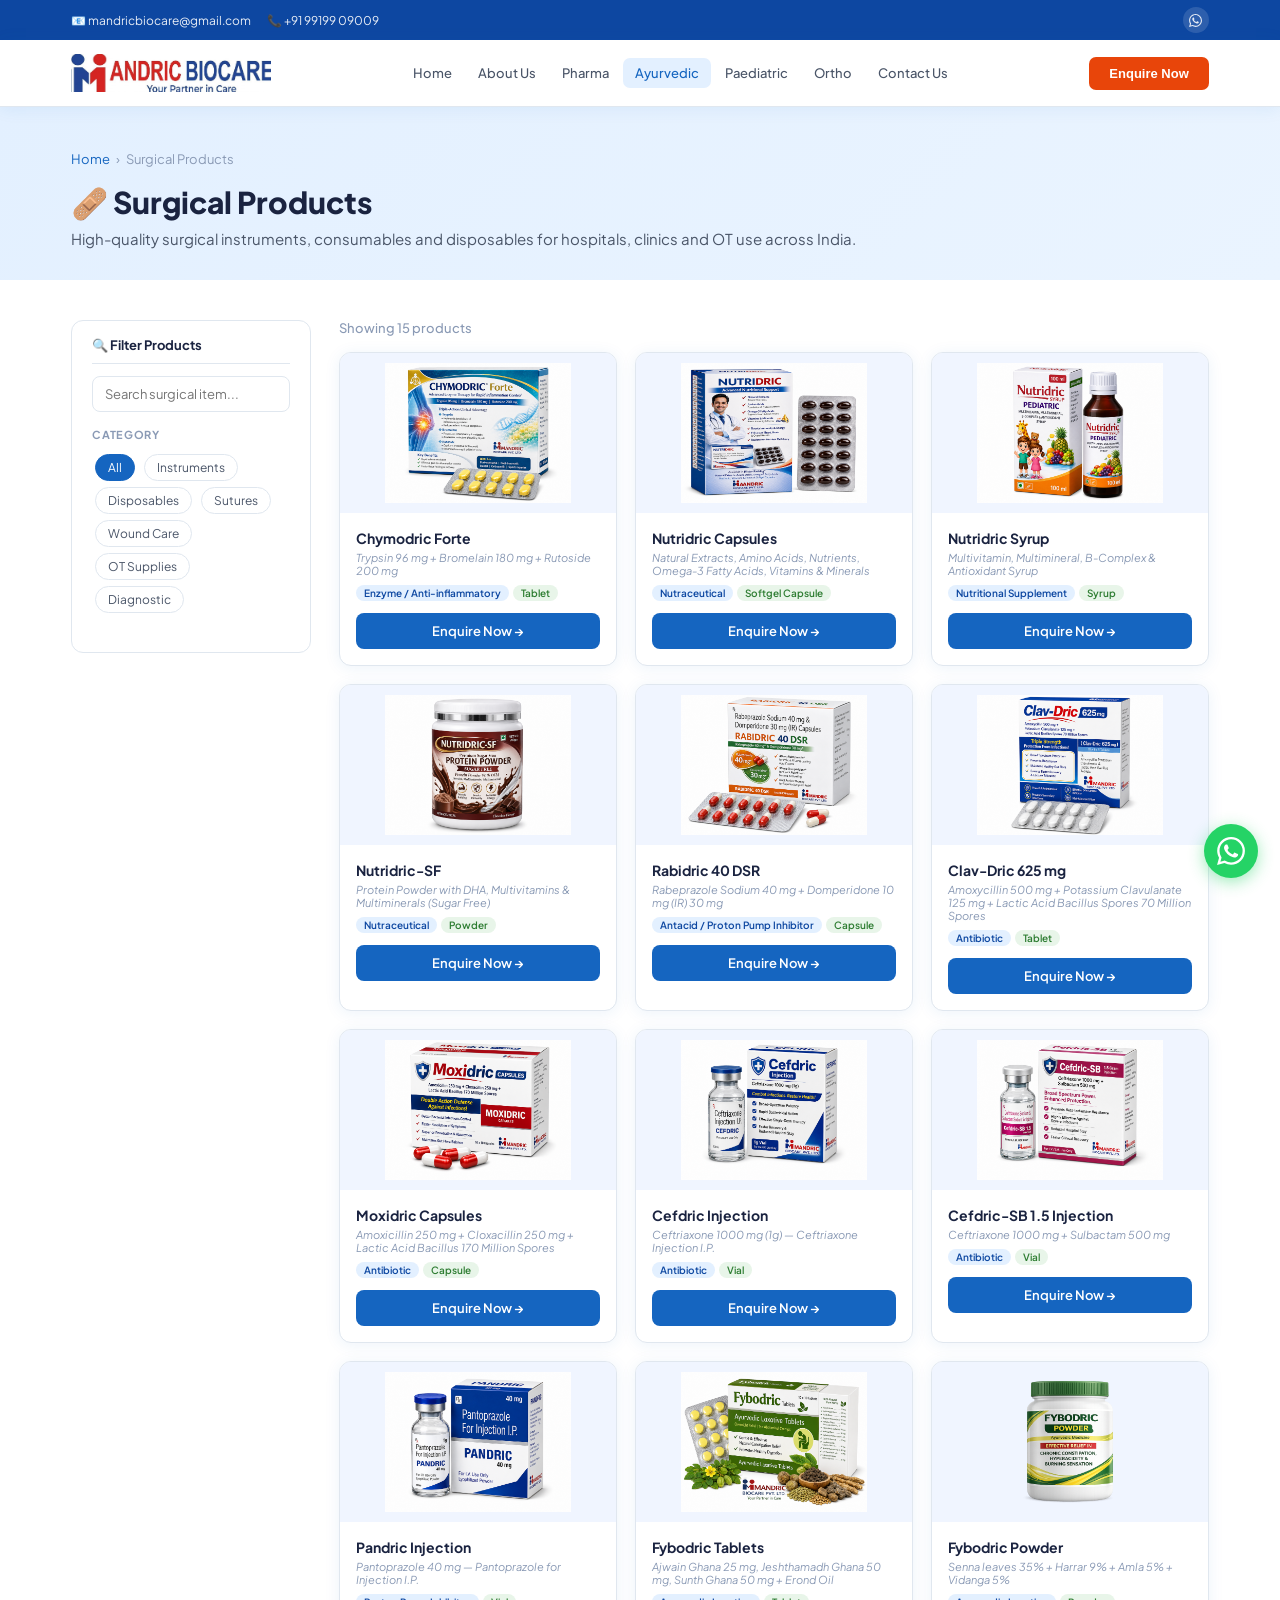
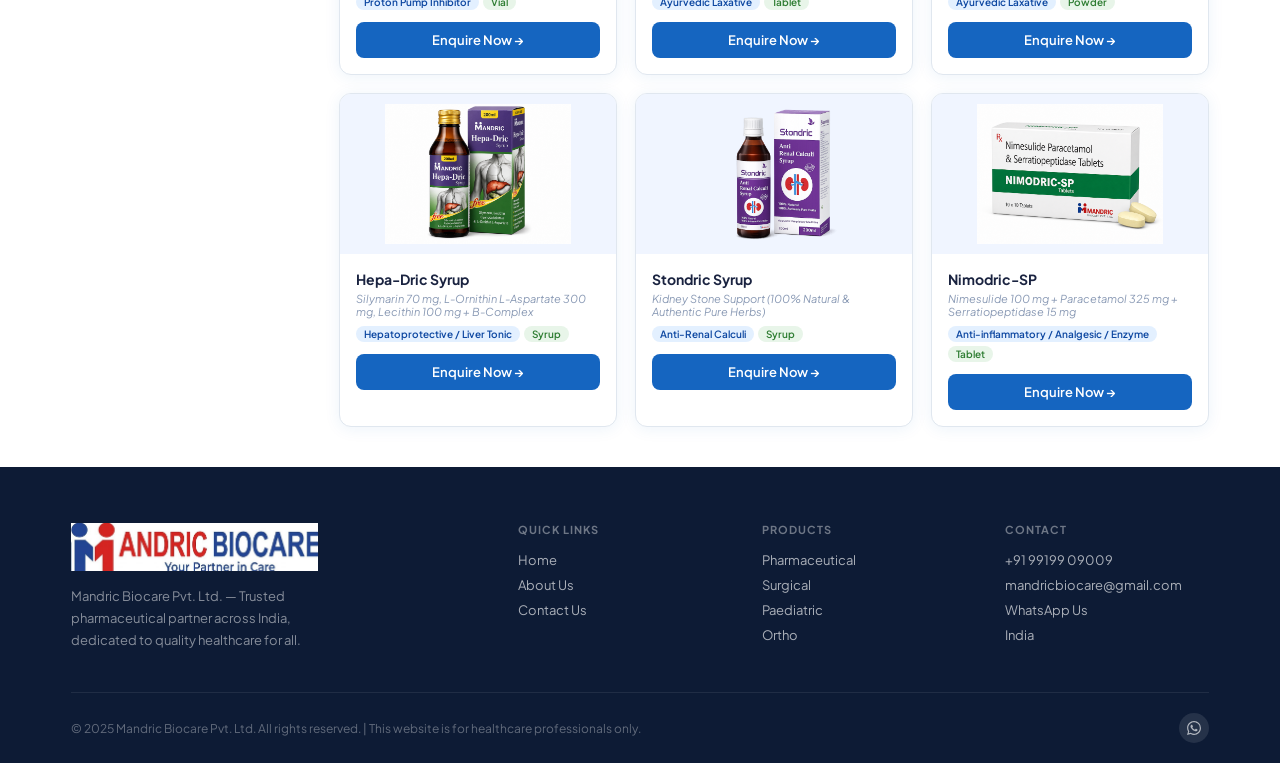
<file: ayurvedic.html>
<!DOCTYPE html>
<html lang="en">
<head>
<meta charset="UTF-8">
<meta name="viewport" content="width=device-width, initial-scale=1">
<meta name="description" content="Mandric Biocare Surgical Products - High-quality surgical instruments, consumables and disposables for hospitals, clinics and OT use across India.">
<title>Surgical Products | Mandric Biocare Pvt. Ltd.</title>
<link rel="preconnect" href="https://fonts.googleapis.com">
<link href="https://fonts.googleapis.com/css2?family=Plus+Jakarta+Sans:wght@400;500;600;700;800&display=swap" rel="stylesheet">
<link rel="stylesheet" href="styles.css">
</head>
<body>

<!-- WhatsApp Float -->
<a class="whatsapp-btn" href="https://wa.me/919919909009" target="_blank" aria-label="WhatsApp">
  <svg viewBox="0 0 24 24"><path d="M17.472 14.382c-.297-.149-1.758-.867-2.03-.967-.273-.099-.471-.148-.67.15-.197.297-.767.966-.94 1.164-.173.199-.347.223-.644.075-.297-.15-1.255-.463-2.39-1.475-.883-.788-1.48-1.761-1.653-2.059-.173-.297-.018-.458.13-.606.134-.133.298-.347.446-.52.149-.174.198-.298.298-.497.099-.198.05-.371-.025-.52-.075-.149-.669-1.612-.916-2.207-.242-.579-.487-.5-.669-.51-.173-.008-.371-.01-.57-.01-.198 0-.52.074-.792.372-.272.297-1.04 1.016-1.04 2.479 0 1.462 1.065 2.875 1.213 3.074.149.198 2.096 3.2 5.077 4.487.709.306 1.262.489 1.694.625.712.227 1.36.195 1.871.118.571-.085 1.758-.719 2.006-1.413.248-.694.248-1.289.173-1.413-.074-.124-.272-.198-.57-.347m-5.421 7.403h-.004a9.87 9.87 0 01-5.031-1.378l-.361-.214-3.741.982.998-3.648-.235-.374a9.86 9.86 0 01-1.51-5.26c.001-5.45 4.436-9.884 9.888-9.884 2.64 0 5.122 1.03 6.988 2.898a9.825 9.825 0 012.893 6.994c-.003 5.45-4.437 9.884-9.885 9.884m8.413-18.297A11.815 11.815 0 0012.05 0C5.495 0 .16 5.335.157 11.892c0 2.096.547 4.142 1.588 5.945L.057 24l6.305-1.654a11.882 11.882 0 005.683 1.448h.005c6.554 0 11.89-5.335 11.893-11.893a11.821 11.821 0 00-3.48-8.413z"/></svg>
</a>

<!-- MODAL -->
<div class="modal-overlay" id="enquiryModal" role="dialog" aria-modal="true">
  <div class="modal">
    <button class="modal-close" onclick="closeModal()" aria-label="Close">&#x2715;</button>
    <h2>Product Enquiry</h2>
    <p class="modal-sub">Fill in your details and our team will contact you within 24 hours.</p>
    <div id="modalBadge"></div>
    <div id="enquiryForm">
      <div class="form-row">
        <div class="form-group"><label>Full Name *</label><input type="text" id="eq-name" placeholder="Your name"></div>
        <div class="form-group"><label>Phone *</label><input type="tel" id="eq-phone" placeholder="+91 99199 09009"></div>
      </div>
      <div class="form-group"><label>Email</label><input type="email" id="eq-email" placeholder="you@email.com"></div>
      <div class="form-group"><label>Enquiry Type *</label>
        <select id="eq-type">
          <option value="">-- Select type --</option>
          <option>Retailer</option><option>Wholesaler</option><option>Doctor</option>
          <option>Hospital / Clinic</option><option>Customer</option><option>Distributor</option><option>Other</option>
        </select>
      </div>
      <div class="form-group"><label>Message</label><textarea id="eq-msg" placeholder="Tell us about your requirement..."></textarea></div>
      <button class="btn btn-blue" style="width:100%;justify-content:center;padding:13px;" onclick="submitEnquiry()">Send Enquiry &#8594;</button>
    </div>
    <div class="success-msg" id="successMsg">
      <div class="si">&#x2705;</div>
      <h3>Enquiry Sent Successfully!</h3>
      <p>Thank you! Our team will contact you within 24 hours.</p>
    </div>
  </div>
</div>

<!-- TOPBAR -->
<div class="topbar">
  <div class="container">
    <div class="topbar-left">
      <span>&#128231; <a href="mailto:mandricbiocare@gmail.com">mandricbiocare@gmail.com</a></span>
      <span>&#128222; <a href="tel:+919919909009">+91 99199 09009</a></span>
    </div>
    <div class="topbar-right">
      <a href="https://wa.me/919919909009" class="social-btn" target="_blank" aria-label="WhatsApp">
        <svg viewBox="0 0 24 24"><path d="M17.472 14.382c-.297-.149-1.758-.867-2.03-.967-.273-.099-.471-.148-.67.15-.197.297-.767.966-.94 1.164-.173.199-.347.223-.644.075-.297-.15-1.255-.463-2.39-1.475-.883-.788-1.48-1.761-1.653-2.059-.173-.297-.018-.458.13-.606.134-.133.298-.347.446-.52.149-.174.198-.298.298-.497.099-.198.05-.371-.025-.52-.075-.149-.669-1.612-.916-2.207-.242-.579-.487-.5-.669-.51-.173-.008-.371-.01-.57-.01-.198 0-.52.074-.792.372-.272.297-1.04 1.016-1.04 2.479 0 1.462 1.065 2.875 1.213 3.074.149.198 2.096 3.2 5.077 4.487.709.306 1.262.489 1.694.625.712.227 1.36.195 1.871.118.571-.085 1.758-.719 2.006-1.413.248-.694.248-1.289.173-1.413-.074-.124-.272-.198-.57-.347m-5.421 7.403h-.004a9.87 9.87 0 01-5.031-1.378l-.361-.214-3.741.982.998-3.648-.235-.374a9.86 9.86 0 01-1.51-5.26c.001-5.45 4.436-9.884 9.888-9.884 2.64 0 5.122 1.03 6.988 2.898a9.825 9.825 0 012.893 6.994c-.003 5.45-4.437 9.884-9.885 9.884m8.413-18.297A11.815 11.815 0 0012.05 0C5.495 0 .16 5.335.157 11.892c0 2.096.547 4.142 1.588 5.945L.057 24l6.305-1.654a11.882 11.882 0 005.683 1.448h.005c6.554 0 11.89-5.335 11.893-11.893a11.821 11.821 0 00-3.48-8.413z"/></svg>
      </a>
    </div>
  </div>
</div>

<!-- NAV -->
<nav>
  <div class="container">
    <div class="nav-inner">
      <a class="logo-wrap" href="index.html"><img id="logo-img" src="logo.png" width="200" height="66" alt="Mandric Biocare Pvt Ltd" style="background:transparent;" /></a>
      <div class="nav-links">
        <a href="index.html">Home</a>
        <a href="about.html">About Us</a>
        <a href="pharma.html">Pharma</a>
        <a href="ayurvedic.html" class="active">Ayurvedic</a>
        <a href="nutraceutical.html">Paediatric</a>
        <a href="ortho.html">Ortho</a>
        <a href="contact.html">Contact Us</a>
      </div>
      <button class="nav-enquire" onclick="openModal('General Enquiry')">Enquire Now</button>
      <button class="hamburger" id="hamburger" onclick="toggleMenu()" aria-label="Menu"><span></span><span></span><span></span></button>
    </div>
  </div>
  <div class="mobile-menu" id="mobileMenu">
    <a href="index.html">&#127968; Home</a>
    <a href="about.html">&#127970; About Us</a>
    <a href="pharma.html">&#128138; Pharma</a>
    <a href="ayurvedic.html" class="active">&#127807; Ayurvedic</a>
    <a href="nutraceutical.html">&#128118; Paediatric</a>
    <a href="ortho.html">&#129461; Ortho</a>
    <a href="contact.html">&#128222; Contact Us</a>
    <button class="mobile-enquire" onclick="openModal('General Enquiry');toggleMenu()">Enquire Now &#8594;</button>
  </div>
</nav>

<!-- ========== SURGICAL PAGE CONTENT ========== -->
<section class="product-page-hero">
  <div class="container">
    <div class="breadcrumb"><a href="index.html">Home</a><span>&#8250;</span><span>Surgical Products</span></div>
    <h1>&#129657; Surgical Products</h1>
    <p>High-quality surgical instruments, consumables and disposables for hospitals, clinics and OT use across India.</p>
  </div>
</section>

<div class="product-layout">
  <div class="container">
    <div class="product-inner">
      <div class="filter-sidebar">
        <h3>&#128269; Filter Products</h3>
        <input class="filter-search" type="text" placeholder="Search surgical item..." oninput="filterProducts('surgical',this.value)" id="surgical-search">
        <div class="filter-group">
          <h4>Category</h4>
          <span class="filter-tag active" onclick="setCat('surgical','All',this)">All</span>
          <span class="filter-tag" onclick="setCat('surgical','Instruments',this)">Instruments</span>
          <span class="filter-tag" onclick="setCat('surgical','Disposables',this)">Disposables</span>
          <span class="filter-tag" onclick="setCat('surgical','Sutures',this)">Sutures</span>
          <span class="filter-tag" onclick="setCat('surgical','Wound Care',this)">Wound Care</span>
          <span class="filter-tag" onclick="setCat('surgical','OT Supplies',this)">OT Supplies</span>
          <span class="filter-tag" onclick="setCat('surgical','Diagnostic',this)">Diagnostic</span>
        </div>
      </div>
      <div>
        <div class="prod-count" id="surgical-count"></div>
        <div class="product-grid" id="surgical-grid"></div>
        <div class="no-results hidden" id="surgical-empty"><div class="nri">&#128269;</div><p>No products found. Try a different search or filter.</p></div>
      </div>
    </div>
  </div>
</div>

<!-- FOOTER -->
<footer>
  <div class="container">
    <div class="footer-grid">
      <div class="footer-brand">
        <div class="logo-wrap"><img id="logo-footer" src="logo.png" alt="Mandric Biocare"></div>
        <p>Mandric Biocare Pvt. Ltd. &mdash; Trusted pharmaceutical partner across India, dedicated to quality healthcare for all.</p>
      </div>
      <div class="footer-col"><h4>Quick Links</h4><a href="index.html">Home</a><a href="about.html">About Us</a><a href="contact.html">Contact Us</a></div>
      <div class="footer-col"><h4>Products</h4><a href="pharma.html">Pharmaceutical</a><a href="ayurvedic.html">Surgical</a><a href="nutraceutical.html">Paediatric</a><a href="ortho.html">Ortho</a></div>
      <div class="footer-col"><h4>Contact</h4><a href="tel:+919919909009">+91 99199 09009</a><a href="mailto:mandricbiocare@gmail.com">mandricbiocare@gmail.com</a><a href="https://wa.me/919919909009" target="_blank">WhatsApp Us</a><a>India</a></div>
    </div>
    <div class="footer-bottom">
      <p>&copy; 2025 Mandric Biocare Pvt. Ltd. All rights reserved. | This website is for healthcare professionals only.</p>
      <div class="footer-socials"><a href="https://wa.me/919919909009" class="fs" target="_blank" aria-label="WhatsApp"><svg viewBox="0 0 24 24"><path d="M17.472 14.382c-.297-.149-1.758-.867-2.03-.967-.273-.099-.471-.148-.67.15-.197.297-.767.966-.94 1.164-.173.199-.347.223-.644.075-.297-.15-1.255-.463-2.39-1.475-.883-.788-1.48-1.761-1.653-2.059-.173-.297-.018-.458.13-.606.134-.133.298-.347.446-.52.149-.174.198-.298.298-.497.099-.198.05-.371-.025-.52-.075-.149-.669-1.612-.916-2.207-.242-.579-.487-.5-.669-.51-.173-.008-.371-.01-.57-.01-.198 0-.52.074-.792.372-.272.297-1.04 1.016-1.04 2.479 0 1.462 1.065 2.875 1.213 3.074.149.198 2.096 3.2 5.077 4.487.709.306 1.262.489 1.694.625.712.227 1.36.195 1.871.118.571-.085 1.758-.719 2.006-1.413.248-.694.248-1.289.173-1.413-.074-.124-.272-.198-.57-.347m-5.421 7.403h-.004a9.87 9.87 0 01-5.031-1.378l-.361-.214-3.741.982.998-3.648-.235-.374a9.86 9.86 0 01-1.51-5.26c.001-5.45 4.436-9.884 9.888-9.884 2.64 0 5.122 1.03 6.988 2.898a9.825 9.825 0 012.893 6.994c-.003 5.45-4.437 9.884-9.885 9.884m8.413-18.297A11.815 11.815 0 0012.05 0C5.495 0 .16 5.335.157 11.892c0 2.096.547 4.142 1.588 5.945L.057 24l6.305-1.654a11.882 11.882 0 005.683 1.448h.005c6.554 0 11.89-5.335 11.893-11.893a11.821 11.821 0 00-3.48-8.413z"/></svg></a></div>
    </div>
  </div>
</footer>

<script src="js/app.js"></script>
<script>renderProducts('surgical');</script>
</body>
</html>
</file>
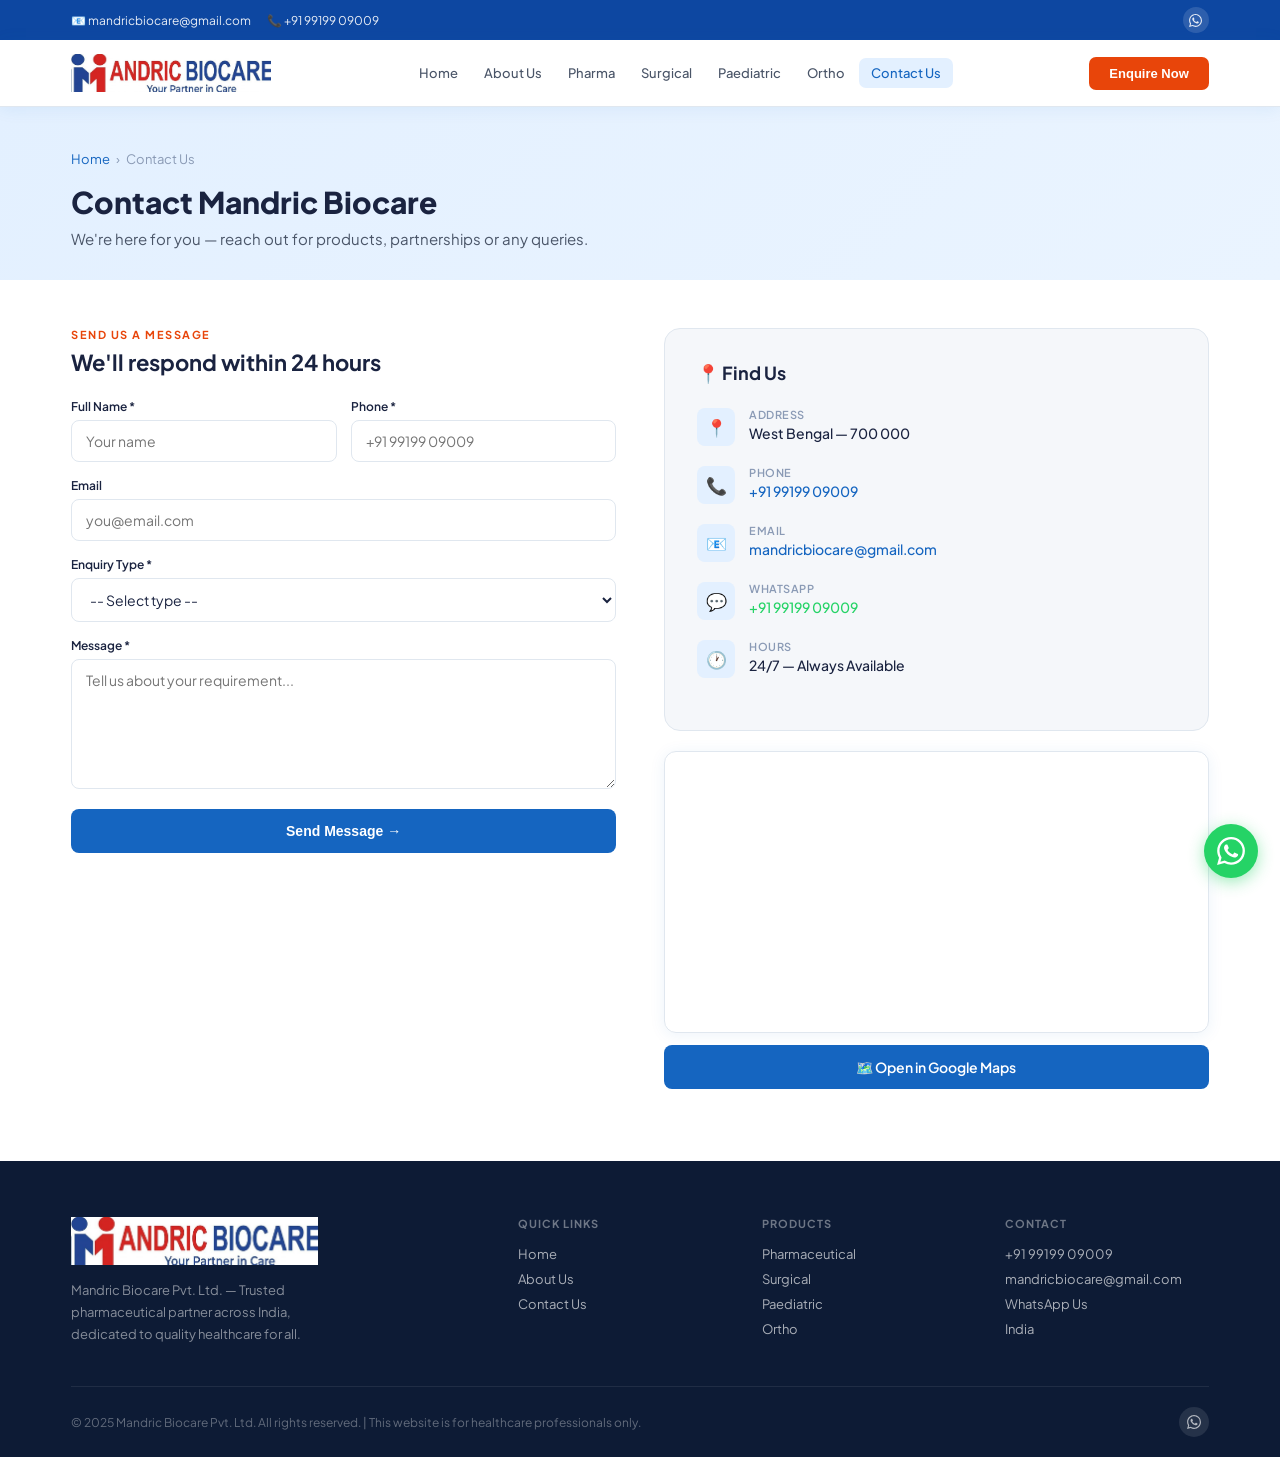
<file: contact.html>
<!DOCTYPE html>
<html lang="en">
<head>
<meta charset="UTF-8">
<meta name="viewport" content="width=device-width, initial-scale=1">
<meta name="description" content="Contact Mandric Biocare Pvt. Ltd. - Reach out for products, partnerships or any queries. ">
<meta name="keywords" content="Mandric Biocare, Mandric Biocare Pvt. Ltd., pharmaceutical company India, WHO-GMP certified pharma, surgical instruments, pediatric medicines, orthopedics products, healthcare products India, wholesale medicines, ISO certified pharma">
<meta name="robots" content="index, follow">
<link rel="canonical" href="https://dewa-love.github.io/MANDRIC-BIOCARE/contact.html">

<!-- Open Graph / Facebook -->
<meta property="og:type" content="website">
<meta property="og:url" content="https://dewa-love.github.io/MANDRIC-BIOCARE/contact.html">
<meta property="og:title" content="Contact Us | Mandric Biocare Pvt. Ltd.">
<meta property="og:description" content="Contact Mandric Biocare Pvt. Ltd. - Reach out for products, partnerships or any queries. ">
<meta property="og:image" content="https://dewa-love.github.io/MANDRIC-BIOCARE/logo.png">

<!-- Twitter -->
<meta property="twitter:card" content="summary_large_image">
<meta property="twitter:url" content="https://dewa-love.github.io/MANDRIC-BIOCARE/contact.html">
<meta property="twitter:title" content="Contact Us | Mandric Biocare Pvt. Ltd.">
<meta property="twitter:description" content="Contact Mandric Biocare Pvt. Ltd. - Reach out for products, partnerships or any queries. ">
<meta property="twitter:image" content="https://dewa-love.github.io/MANDRIC-BIOCARE/logo.png">
<title>Contact Us | Mandric Biocare Pvt. Ltd.</title>
<link rel="preconnect" href="https://fonts.googleapis.com">
<link href="https://fonts.googleapis.com/css2?family=Plus+Jakarta+Sans:wght@400;500;600;700;800&display=swap" rel="stylesheet">
<link rel="stylesheet" href="styles.css">
</head>
<body>

<!-- WhatsApp Float -->
<a class="whatsapp-btn" href="https://wa.me/919919909009" target="_blank" aria-label="WhatsApp">
  <svg viewBox="0 0 24 24"><path d="M17.472 14.382c-.297-.149-1.758-.867-2.03-.967-.273-.099-.471-.148-.67.15-.197.297-.767.966-.94 1.164-.173.199-.347.223-.644.075-.297-.15-1.255-.463-2.39-1.475-.883-.788-1.48-1.761-1.653-2.059-.173-.297-.018-.458.13-.606.134-.133.298-.347.446-.52.149-.174.198-.298.298-.497.099-.198.05-.371-.025-.52-.075-.149-.669-1.612-.916-2.207-.242-.579-.487-.5-.669-.51-.173-.008-.371-.01-.57-.01-.198 0-.52.074-.792.372-.272.297-1.04 1.016-1.04 2.479 0 1.462 1.065 2.875 1.213 3.074.149.198 2.096 3.2 5.077 4.487.709.306 1.262.489 1.694.625.712.227 1.36.195 1.871.118.571-.085 1.758-.719 2.006-1.413.248-.694.248-1.289.173-1.413-.074-.124-.272-.198-.57-.347m-5.421 7.403h-.004a9.87 9.87 0 01-5.031-1.378l-.361-.214-3.741.982.998-3.648-.235-.374a9.86 9.86 0 01-1.51-5.26c.001-5.45 4.436-9.884 9.888-9.884 2.64 0 5.122 1.03 6.988 2.898a9.825 9.825 0 012.893 6.994c-.003 5.45-4.437 9.884-9.885 9.884m8.413-18.297A11.815 11.815 0 0012.05 0C5.495 0 .16 5.335.157 11.892c0 2.096.547 4.142 1.588 5.945L.057 24l6.305-1.654a11.882 11.882 0 005.683 1.448h.005c6.554 0 11.89-5.335 11.893-11.893a11.821 11.821 0 00-3.48-8.413z"/></svg>
</a>

<!-- TOPBAR -->
<div class="topbar">
  <div class="container">
    <div class="topbar-left">
      <span>&#128231; <a href="mailto:mandricbiocare@gmail.com">mandricbiocare@gmail.com</a></span>
      <span>&#128222; <a href="tel:+919919909009">+91 99199 09009</a></span>
    </div>
    <div class="topbar-right">
      <a href="https://wa.me/919919909009" class="social-btn" target="_blank" aria-label="WhatsApp">
        <svg viewBox="0 0 24 24"><path d="M17.472 14.382c-.297-.149-1.758-.867-2.03-.967-.273-.099-.471-.148-.67.15-.197.297-.767.966-.94 1.164-.173.199-.347.223-.644.075-.297-.15-1.255-.463-2.39-1.475-.883-.788-1.48-1.761-1.653-2.059-.173-.297-.018-.458.13-.606.134-.133.298-.347.446-.52.149-.174.198-.298.298-.497.099-.198.05-.371-.025-.52-.075-.149-.669-1.612-.916-2.207-.242-.579-.487-.5-.669-.51-.173-.008-.371-.01-.57-.01-.198 0-.52.074-.792.372-.272.297-1.04 1.016-1.04 2.479 0 1.462 1.065 2.875 1.213 3.074.149.198 2.096 3.2 5.077 4.487.709.306 1.262.489 1.694.625.712.227 1.36.195 1.871.118.571-.085 1.758-.719 2.006-1.413.248-.694.248-1.289.173-1.413-.074-.124-.272-.198-.57-.347m-5.421 7.403h-.004a9.87 9.87 0 01-5.031-1.378l-.361-.214-3.741.982.998-3.648-.235-.374a9.86 9.86 0 01-1.51-5.26c.001-5.45 4.436-9.884 9.888-9.884 2.64 0 5.122 1.03 6.988 2.898a9.825 9.825 0 012.893 6.994c-.003 5.45-4.437 9.884-9.885 9.884m8.413-18.297A11.815 11.815 0 0012.05 0C5.495 0 .16 5.335.157 11.892c0 2.096.547 4.142 1.588 5.945L.057 24l6.305-1.654a11.882 11.882 0 005.683 1.448h.005c6.554 0 11.89-5.335 11.893-11.893a11.821 11.821 0 00-3.48-8.413z"/></svg>
      </a>
    </div>
  </div>
</div>

<!-- NAV -->
<nav>
  <div class="container">
    <div class="nav-inner">
      <a class="logo-wrap" href="index.html"><img id="logo-img" src="logo.png" width="200" height="66" alt="Mandric Biocare Pvt Ltd" style="background:transparent;" /></a>
      <div class="nav-links">
        <a href="index.html">Home</a>
        <a href="about.html">About Us</a>
        <a href="pharma.html">Pharma</a>
        <a href="surgical.html">Surgical</a>
        <a href="paediatric.html">Paediatric</a>
        <a href="ortho.html">Ortho</a>
        <a href="contact.html" class="active">Contact Us</a>
      </div>
      <button class="nav-enquire" onclick="document.getElementById('contactForm').scrollIntoView({behavior: 'smooth'})">Enquire Now</button>
      <button class="hamburger" id="hamburger" onclick="toggleMenu()" aria-label="Menu"><span></span><span></span><span></span></button>
    </div>
  </div>
  <div class="mobile-menu" id="mobileMenu">
    <a href="index.html">&#127968; Home</a>
    <a href="about.html">&#127970; About Us</a>
    <a href="pharma.html">&#128138; Pharma</a>
    <a href="surgical.html">&#129657; Surgical</a>
    <a href="paediatric.html">&#128118; Paediatric</a>
    <a href="ortho.html">&#129461; Ortho</a>
    <a href="contact.html" class="active">&#128222; Contact Us</a>
    <button class="mobile-enquire" onclick="document.getElementById('contactForm').scrollIntoView({behavior: 'smooth'});toggleMenu()">Enquire Now &#8594;</button>
  </div>
</nav>

<!-- ========== CONTACT PAGE CONTENT ========== -->
<section class="product-page-hero">
  <div class="container">
    <div class="breadcrumb"><a href="index.html">Home</a><span>&#8250;</span><span>Contact Us</span></div>
    <h1>Contact Mandric Biocare</h1>
    <p>We&#39;re here for you &mdash; reach out for products, partnerships or any queries.</p>
  </div>
</section>

<section class="contact" style="padding-top:48px;">
  <div class="container">
    <div class="contact-grid">
      <div>
        <div class="sec-label">Send Us a Message</div>
        <div class="sec-title" style="font-size:22px;margin-bottom:22px;">We&#39;ll respond within 24 hours</div>
        <div id="contactForm">
          <div class="form-row">
            <div class="form-group"><label>Full Name *</label><input type="text" id="c-name" placeholder="Your name"></div>
            <div class="form-group"><label>Phone *</label><input type="tel" id="c-phone" placeholder="+91 99199 09009"></div>
          </div>
          <div class="form-group"><label>Email</label><input type="email" id="c-email" placeholder="you@email.com"></div>
          <div class="form-group"><label>Enquiry Type *</label>
            <select id="c-type">
              <option value="">-- Select type --</option>
              <option>Retailer</option><option>Wholesaler</option><option>Doctor</option>
              <option>Hospital / Clinic</option><option>Customer</option><option>Distributor</option><option>Jobs</option>
            </select>
          </div>
          <div class="form-group"><label>Message *</label><textarea id="c-msg" style="height:130px;" placeholder="Tell us about your requirement..."></textarea></div>
          <button class="btn btn-blue" style="width:100%;justify-content:center;padding:13px;" onclick="submitContactForm()">Send Message &#8594;</button>
        </div>
        <div class="success-msg" id="contactSuccessMsg">
          <div class="si">&#x2705;</div>
          <h3>Message Sent Successfully!</h3>
          <p>Thank you! Our team will contact you within 24 hours.</p>
        </div>
      </div>
      <div>
        <div class="contact-info" style="margin-bottom:20px;">
          <h3>&#128205; Find Us</h3>
          <div class="info-row"><div class="info-icon">&#128205;</div><div><div class="info-label">Address</div><div class="info-value">West Bengal &mdash; 700 000</div></div></div>
          <div class="info-row"><div class="info-icon">&#128222;</div><div><div class="info-label">Phone</div><div class="info-value"><a href="tel:+919919909009" style="color:var(--blue);text-decoration:none;">+91 99199 09009</a></div></div></div>
          <div class="info-row"><div class="info-icon">&#128231;</div><div><div class="info-label">Email</div><div class="info-value"><a href="mailto:mandricbiocare@gmail.com" style="color:var(--blue);text-decoration:none;">mandricbiocare@gmail.com</a></div></div></div>
          <div class="info-row"><div class="info-icon">&#128172;</div><div><div class="info-label">WhatsApp</div><div class="info-value"><a href="https://wa.me/919919909009" target="_blank" style="color:#25D366;text-decoration:none;">+91 99199 09009</a></div></div></div>
          <div class="info-row"><div class="info-icon">&#128336;</div><div><div class="info-label">Hours</div><div class="info-value">24/7 &mdash; Always Available</div></div></div>
        </div>
        <div style="border-radius:var(--radius);overflow:hidden;border:1px solid var(--border);box-shadow:var(--shadow);">
          <iframe
            src="https://maps.google.com/maps?q=22.606902,88.347436&z=16&output=embed"
            width="100%"
            height="280"
            style="border:0;display:block;"
            allowfullscreen=""
            loading="lazy"
            referrerpolicy="no-referrer-when-downgrade"
            title="Mandric Biocare Location">
          </iframe>
        </div>
        <a href="https://maps.app.goo.gl/YUYtrWSoSFh3zuWm9" target="_blank" class="btn btn-blue" style="width:100%;justify-content:center;margin-top:12px;">&#128506;&#65039; Open in Google Maps</a>
      </div>
    </div>
  </div>
</section>

<!-- FOOTER -->
<footer>
  <div class="container">
    <div class="footer-grid">
      <div class="footer-brand">
        <div class="logo-wrap"><img id="logo-footer" src="logo.png" alt="Mandric Biocare"></div>
        <p>Mandric Biocare Pvt. Ltd. &mdash; Trusted pharmaceutical partner across India, dedicated to quality healthcare for all.</p>
      </div>
      <div class="footer-col"><h4>Quick Links</h4><a href="index.html">Home</a><a href="about.html">About Us</a><a href="contact.html">Contact Us</a></div>
      <div class="footer-col"><h4>Products</h4><a href="pharma.html">Pharmaceutical</a><a href="surgical.html">Surgical</a><a href="paediatric.html">Paediatric</a><a href="ortho.html">Ortho</a></div>
      <div class="footer-col"><h4>Contact</h4><a href="tel:+919919909009">+91 99199 09009</a><a href="mailto:mandricbiocare@gmail.com">mandricbiocare@gmail.com</a><a href="https://wa.me/919919909009" target="_blank">WhatsApp Us</a><a>India</a></div>
    </div>
    <div class="footer-bottom">
      <p>&copy; 2025 Mandric Biocare Pvt. Ltd. All rights reserved. | This website is for healthcare professionals only.</p>
      <div class="footer-socials"><a href="https://wa.me/919919909009" class="fs" target="_blank" aria-label="WhatsApp"><svg viewBox="0 0 24 24"><path d="M17.472 14.382c-.297-.149-1.758-.867-2.03-.967-.273-.099-.471-.148-.67.15-.197.297-.767.966-.94 1.164-.173.199-.347.223-.644.075-.297-.15-1.255-.463-2.39-1.475-.883-.788-1.48-1.761-1.653-2.059-.173-.297-.018-.458.13-.606.134-.133.298-.347.446-.52.149-.174.198-.298.298-.497.099-.198.05-.371-.025-.52-.075-.149-.669-1.612-.916-2.207-.242-.579-.487-.5-.669-.51-.173-.008-.371-.01-.57-.01-.198 0-.52.074-.792.372-.272.297-1.04 1.016-1.04 2.479 0 1.462 1.065 2.875 1.213 3.074.149.198 2.096 3.2 5.077 4.487.709.306 1.262.489 1.694.625.712.227 1.36.195 1.871.118.571-.085 1.758-.719 2.006-1.413.248-.694.248-1.289.173-1.413-.074-.124-.272-.198-.57-.347m-5.421 7.403h-.004a9.87 9.87 0 01-5.031-1.378l-.361-.214-3.741.982.998-3.648-.235-.374a9.86 9.86 0 01-1.51-5.26c.001-5.45 4.436-9.884 9.888-9.884 2.64 0 5.122 1.03 6.988 2.898a9.825 9.825 0 012.893 6.994c-.003 5.45-4.437 9.884-9.885 9.884m8.413-18.297A11.815 11.815 0 0012.05 0C5.495 0 .16 5.335.157 11.892c0 2.096.547 4.142 1.588 5.945L.057 24l6.305-1.654a11.882 11.882 0 005.683 1.448h.005c6.554 0 11.89-5.335 11.893-11.893a11.821 11.821 0 00-3.48-8.413z"/></svg></a></div>
    </div>
  </div>
</footer>

<script src="js/app.js"></script>
</body>
</html>
</file>
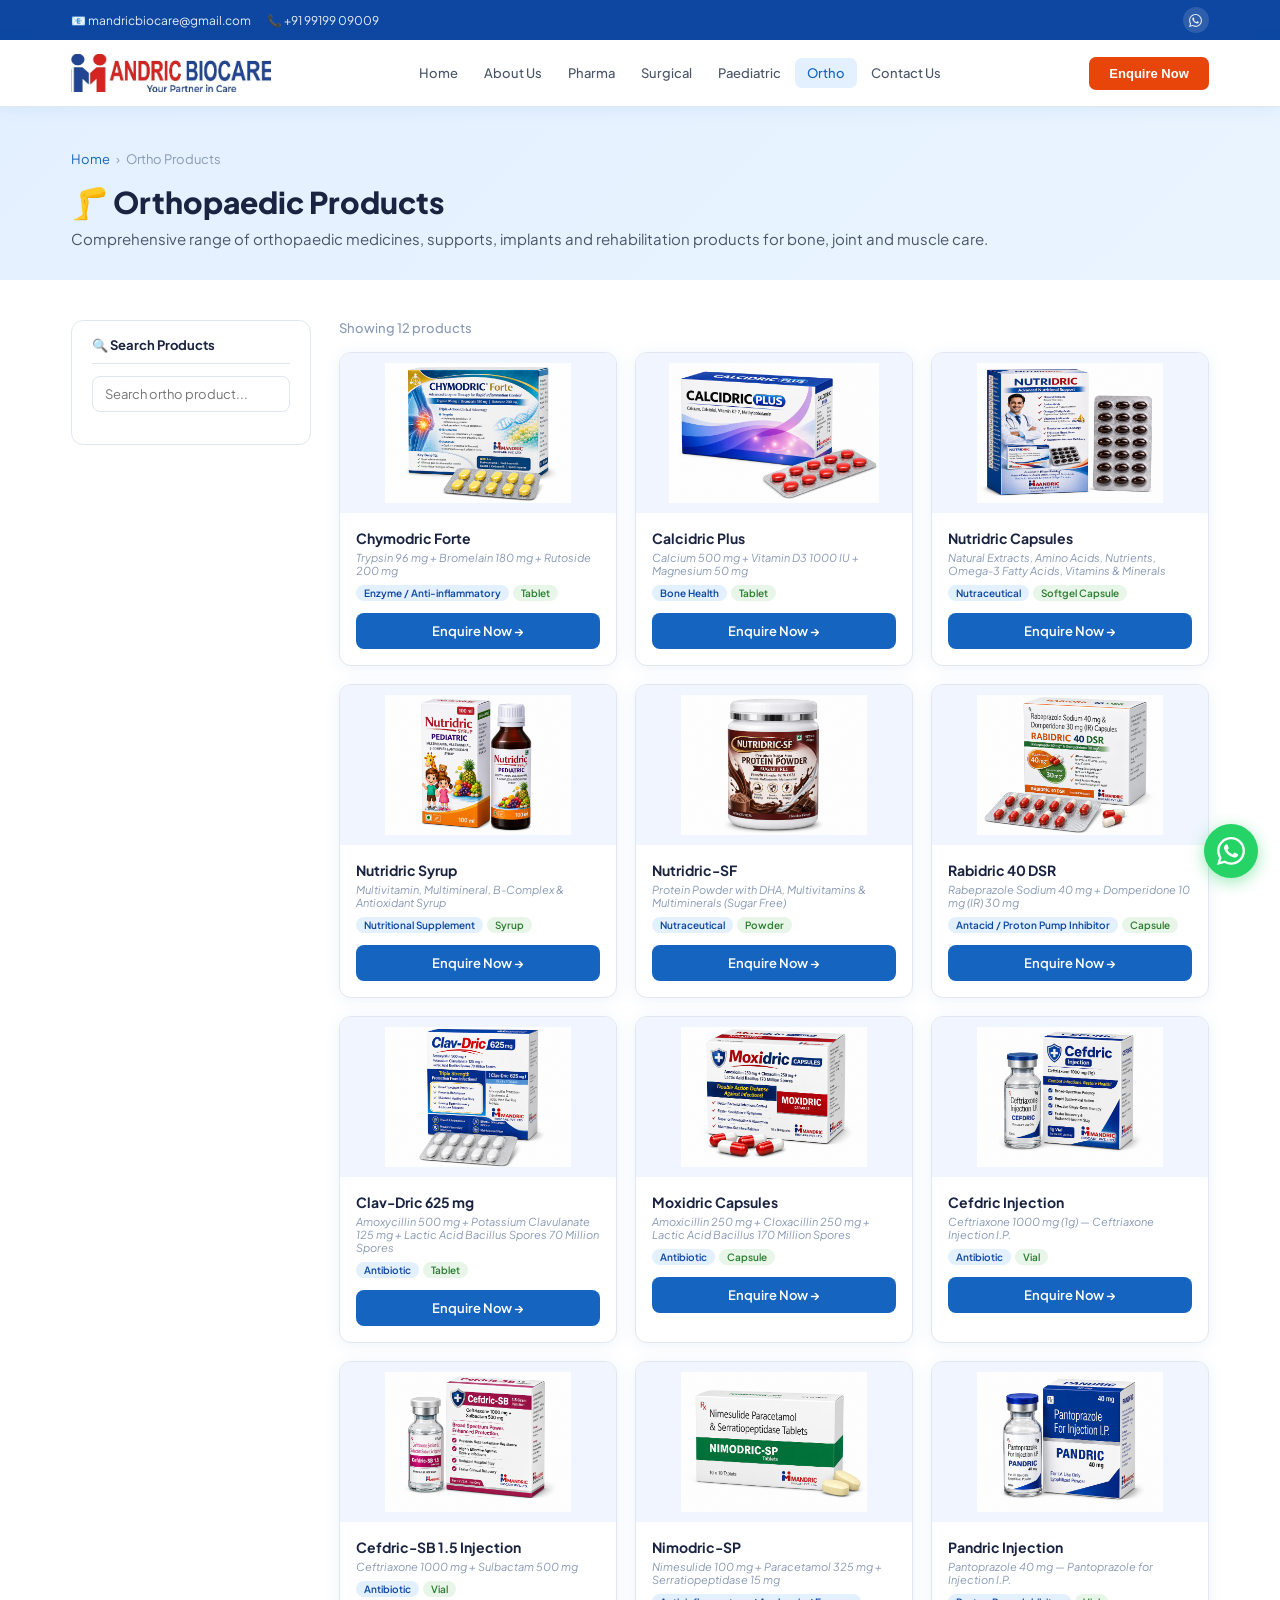
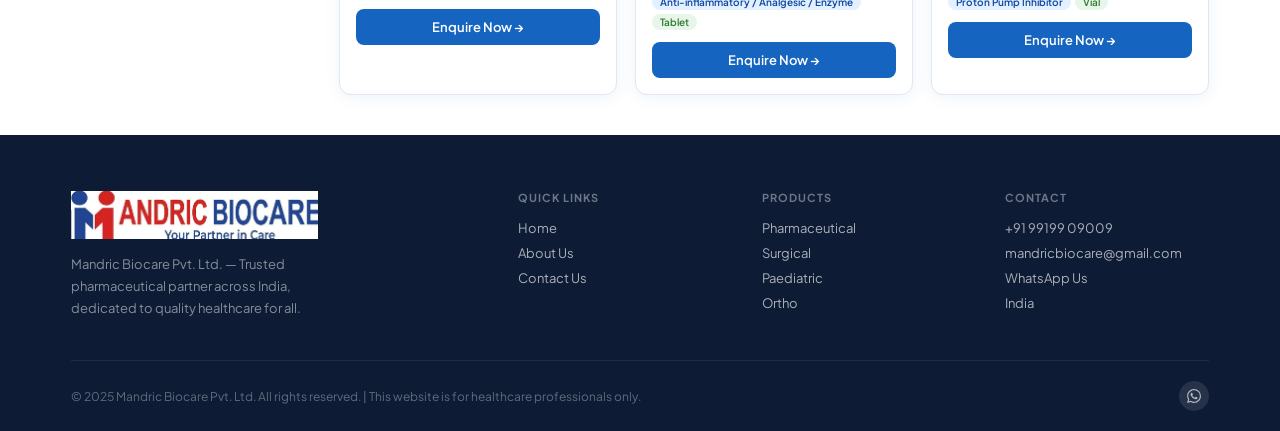
<file: ortho.html>
<!DOCTYPE html>
<html lang="en">
<head>
<meta charset="UTF-8">
<meta name="viewport" content="width=device-width, initial-scale=1">
<meta name="description" content="Mandric Biocare Orthopaedic Products - Comprehensive range of ortho medicines, implants, supports and rehabilitation products across India.">
<meta name="keywords" content="Mandric Biocare, Mandric Biocare Pvt. Ltd., pharmaceutical company India, WHO-GMP certified pharma, surgical instruments, pediatric medicines, orthopedics products, healthcare products India, wholesale medicines, ISO certified pharma">
<meta name="robots" content="index, follow">
<link rel="canonical" href="https://dewa-love.github.io/MANDRIC-BIOCARE/ortho.html">

<!-- Open Graph / Facebook -->
<meta property="og:type" content="website">
<meta property="og:url" content="https://dewa-love.github.io/MANDRIC-BIOCARE/ortho.html">
<meta property="og:title" content="Ortho Products | Mandric Biocare Pvt. Ltd.">
<meta property="og:description" content="Mandric Biocare Orthopaedic Products - Comprehensive range of ortho medicines, implants, supports and rehabilitation products across India.">
<meta property="og:image" content="https://dewa-love.github.io/MANDRIC-BIOCARE/logo.png">

<!-- Twitter -->
<meta property="twitter:card" content="summary_large_image">
<meta property="twitter:url" content="https://dewa-love.github.io/MANDRIC-BIOCARE/ortho.html">
<meta property="twitter:title" content="Ortho Products | Mandric Biocare Pvt. Ltd.">
<meta property="twitter:description" content="Mandric Biocare Orthopaedic Products - Comprehensive range of ortho medicines, implants, supports and rehabilitation products across India.">
<meta property="twitter:image" content="https://dewa-love.github.io/MANDRIC-BIOCARE/logo.png">
<title>Ortho Products | Mandric Biocare Pvt. Ltd.</title>
<link rel="preconnect" href="https://fonts.googleapis.com">
<link href="https://fonts.googleapis.com/css2?family=Plus+Jakarta+Sans:wght@400;500;600;700;800&display=swap" rel="stylesheet">
<link rel="stylesheet" href="styles.css">
</head>
<body>

<!-- WhatsApp Float -->
<a class="whatsapp-btn" href="https://wa.me/919919909009" target="_blank" aria-label="WhatsApp">
  <svg viewBox="0 0 24 24"><path d="M17.472 14.382c-.297-.149-1.758-.867-2.03-.967-.273-.099-.471-.148-.67.15-.197.297-.767.966-.94 1.164-.173.199-.347.223-.644.075-.297-.15-1.255-.463-2.39-1.475-.883-.788-1.48-1.761-1.653-2.059-.173-.297-.018-.458.13-.606.134-.133.298-.347.446-.52.149-.174.198-.298.298-.497.099-.198.05-.371-.025-.52-.075-.149-.669-1.612-.916-2.207-.242-.579-.487-.5-.669-.51-.173-.008-.371-.01-.57-.01-.198 0-.52.074-.792.372-.272.297-1.04 1.016-1.04 2.479 0 1.462 1.065 2.875 1.213 3.074.149.198 2.096 3.2 5.077 4.487.709.306 1.262.489 1.694.625.712.227 1.36.195 1.871.118.571-.085 1.758-.719 2.006-1.413.248-.694.248-1.289.173-1.413-.074-.124-.272-.198-.57-.347m-5.421 7.403h-.004a9.87 9.87 0 01-5.031-1.378l-.361-.214-3.741.982.998-3.648-.235-.374a9.86 9.86 0 01-1.51-5.26c.001-5.45 4.436-9.884 9.888-9.884 2.64 0 5.122 1.03 6.988 2.898a9.825 9.825 0 012.893 6.994c-.003 5.45-4.437 9.884-9.885 9.884m8.413-18.297A11.815 11.815 0 0012.05 0C5.495 0 .16 5.335.157 11.892c0 2.096.547 4.142 1.588 5.945L.057 24l6.305-1.654a11.882 11.882 0 005.683 1.448h.005c6.554 0 11.89-5.335 11.893-11.893a11.821 11.821 0 00-3.48-8.413z"/></svg>
</a>

<!-- MODAL -->
<div class="modal-overlay" id="enquiryModal" role="dialog" aria-modal="true">
  <div class="modal">
    <button class="modal-close" onclick="closeModal()" aria-label="Close">&#x2715;</button>
    <div class="modal-header">
      <h2>Product Enquiry</h2>
      <p class="modal-sub">Fill in your details and our team will contact you within 24 hours.</p>
    </div>
    <div class="modal-body">
      <div id="modalBadge"></div>
      <div id="enquiryForm">
        <div class="form-row">
          <div class="form-group"><label>Full Name *</label><input type="text" id="eq-name" placeholder="Your name"></div>
          <div class="form-group"><label>Phone *</label><input type="tel" id="eq-phone" placeholder="+91 99199 09009"></div>
        </div>
        <div class="form-group"><label>Email</label><input type="email" id="eq-email" placeholder="you@email.com"></div>
        <div class="form-group"><label>Enquiry Type *</label>
          <select id="eq-type">
            <option value="">-- Select type --</option>
            <option>Retailer</option><option>Wholesaler</option><option>Doctor</option>
            <option>Hospital / Clinic</option><option>Customer</option><option>Distributor</option><option>Other</option>
          </select>
        </div>
        <div class="form-group"><label>Message</label><textarea id="eq-msg" placeholder="Tell us about your requirement..."></textarea></div>
        <button class="btn btn-blue" style="width:100%;justify-content:center;padding:13px;" onclick="submitEnquiry()">Send Enquiry &#8594;</button>
      </div>
      <div class="success-msg" id="successMsg">
        <div class="si">&#x2705;</div>
        <h3>Enquiry Sent Successfully!</h3>
        <p>Thank you! Our team will contact you within 24 hours.</p>
      </div>
    </div>
  </div>
</div>

<!-- TOPBAR -->
<div class="topbar">
  <div class="container">
    <div class="topbar-left">
      <span>&#128231; <a href="mailto:mandricbiocare@gmail.com">mandricbiocare@gmail.com</a></span>
      <span>&#128222; <a href="tel:+919919909009">+91 99199 09009</a></span>
    </div>
    <div class="topbar-right">
      <a href="https://wa.me/919919909009" class="social-btn" target="_blank" aria-label="WhatsApp">
        <svg viewBox="0 0 24 24"><path d="M17.472 14.382c-.297-.149-1.758-.867-2.03-.967-.273-.099-.471-.148-.67.15-.197.297-.767.966-.94 1.164-.173.199-.347.223-.644.075-.297-.15-1.255-.463-2.39-1.475-.883-.788-1.48-1.761-1.653-2.059-.173-.297-.018-.458.13-.606.134-.133.298-.347.446-.52.149-.174.198-.298.298-.497.099-.198.05-.371-.025-.52-.075-.149-.669-1.612-.916-2.207-.242-.579-.487-.5-.669-.51-.173-.008-.371-.01-.57-.01-.198 0-.52.074-.792.372-.272.297-1.04 1.016-1.04 2.479 0 1.462 1.065 2.875 1.213 3.074.149.198 2.096 3.2 5.077 4.487.709.306 1.262.489 1.694.625.712.227 1.36.195 1.871.118.571-.085 1.758-.719 2.006-1.413.248-.694.248-1.289.173-1.413-.074-.124-.272-.198-.57-.347m-5.421 7.403h-.004a9.87 9.87 0 01-5.031-1.378l-.361-.214-3.741.982.998-3.648-.235-.374a9.86 9.86 0 01-1.51-5.26c.001-5.45 4.436-9.884 9.888-9.884 2.64 0 5.122 1.03 6.988 2.898a9.825 9.825 0 012.893 6.994c-.003 5.45-4.437 9.884-9.885 9.884m8.413-18.297A11.815 11.815 0 0012.05 0C5.495 0 .16 5.335.157 11.892c0 2.096.547 4.142 1.588 5.945L.057 24l6.305-1.654a11.882 11.882 0 005.683 1.448h.005c6.554 0 11.89-5.335 11.893-11.893a11.821 11.821 0 00-3.48-8.413z"/></svg>
      </a>
    </div>
  </div>
</div>

<!-- NAV -->
<nav>
  <div class="container">
    <div class="nav-inner">
      <a class="logo-wrap" href="index.html"><img id="logo-img" src="logo.png" width="200" height="66" alt="Mandric Biocare Pvt Ltd" style="background:transparent;" /></a>
      <div class="nav-links">
        <a href="index.html">Home</a>
        <a href="about.html">About Us</a>
        <a href="pharma.html">Pharma</a>
        <a href="surgical.html">Surgical</a>
        <a href="paediatric.html">Paediatric</a>
        <a href="ortho.html" class="active">Ortho</a>
        <a href="contact.html">Contact Us</a>
      </div>
      <button class="nav-enquire" onclick="openModal('General Enquiry')">Enquire Now</button>
      <button class="hamburger" id="hamburger" onclick="toggleMenu()" aria-label="Menu"><span></span><span></span><span></span></button>
    </div>
  </div>
  <div class="mobile-menu" id="mobileMenu">
    <a href="index.html">&#127968; Home</a>
    <a href="about.html">&#127970; About Us</a>
    <a href="pharma.html">&#128138; Pharma</a>
    <a href="surgical.html">&#129657; Surgical</a>
    <a href="paediatric.html">&#128118; Paediatric</a>
    <a href="ortho.html" class="active">&#129461; Ortho</a>
    <a href="contact.html">&#128222; Contact Us</a>
    <button class="mobile-enquire" onclick="openModal('General Enquiry');toggleMenu()">Enquire Now &#8594;</button>
  </div>
</nav>

<!-- ========== ORTHO PAGE CONTENT ========== -->
<section class="product-page-hero">
  <div class="container">
    <div class="breadcrumb"><a href="index.html">Home</a><span>&#8250;</span><span>Ortho Products</span></div>
    <h1>&#129461; Orthopaedic Products</h1>
    <p>Comprehensive range of orthopaedic medicines, supports, implants and rehabilitation products for bone, joint and muscle care.</p>
  </div>
</section>

<div class="product-layout">
  <div class="container">
    <div class="product-inner">
      <div>
        <button class="filter-toggle-btn" id="filterToggleBtn" onclick="toggleFilterSidebar()" aria-expanded="false" aria-controls="filterSidebar">
          <span>&#128269; Search Products</span>
          <i class="ftb-arrow">&#8964;</i>
        </button>
        <div class="filter-sidebar" id="filterSidebar">
        <h3>&#128269; Search Products</h3>
        <input class="filter-search" type="text" placeholder="Search ortho product..." oninput="filterProducts('ortho',this.value)" id="ortho-search">
        </div>
      </div>
      <div>
        <div class="prod-count" id="ortho-count"></div>
        <div class="product-grid" id="ortho-grid"></div>
        <div class="no-results hidden" id="ortho-empty"><div class="nri">&#128269;</div><p>No products found. Try a different search or filter.</p></div>
      </div>
    </div>
  </div>
</div>

<!-- FOOTER -->
<footer>
  <div class="container">
    <div class="footer-grid">
      <div class="footer-brand">
        <div class="logo-wrap"><img id="logo-footer" src="logo.png" alt="Mandric Biocare"></div>
        <p>Mandric Biocare Pvt. Ltd. &mdash; Trusted pharmaceutical partner across India, dedicated to quality healthcare for all.</p>
      </div>
      <div class="footer-col"><h4>Quick Links</h4><a href="index.html">Home</a><a href="about.html">About Us</a><a href="contact.html">Contact Us</a></div>
      <div class="footer-col"><h4>Products</h4><a href="pharma.html">Pharmaceutical</a><a href="surgical.html">Surgical</a><a href="paediatric.html">Paediatric</a><a href="ortho.html">Ortho</a></div>
      <div class="footer-col"><h4>Contact</h4><a href="tel:+919919909009">+91 99199 09009</a><a href="mailto:mandricbiocare@gmail.com">mandricbiocare@gmail.com</a><a href="https://wa.me/919919909009" target="_blank">WhatsApp Us</a><a>India</a></div>
    </div>
    <div class="footer-bottom">
      <p>&copy; 2025 Mandric Biocare Pvt. Ltd. All rights reserved. | This website is for healthcare professionals only.</p>
      <div class="footer-socials"><a href="https://wa.me/919919909009" class="fs" target="_blank" aria-label="WhatsApp"><svg viewBox="0 0 24 24"><path d="M17.472 14.382c-.297-.149-1.758-.867-2.03-.967-.273-.099-.471-.148-.67.15-.197.297-.767.966-.94 1.164-.173.199-.347.223-.644.075-.297-.15-1.255-.463-2.39-1.475-.883-.788-1.48-1.761-1.653-2.059-.173-.297-.018-.458.13-.606.134-.133.298-.347.446-.52.149-.174.198-.298.298-.497.099-.198.05-.371-.025-.52-.075-.149-.669-1.612-.916-2.207-.242-.579-.487-.5-.669-.51-.173-.008-.371-.01-.57-.01-.198 0-.52.074-.792.372-.272.297-1.04 1.016-1.04 2.479 0 1.462 1.065 2.875 1.213 3.074.149.198 2.096 3.2 5.077 4.487.709.306 1.262.489 1.694.625.712.227 1.36.195 1.871.118.571-.085 1.758-.719 2.006-1.413.248-.694.248-1.289.173-1.413-.074-.124-.272-.198-.57-.347m-5.421 7.403h-.004a9.87 9.87 0 01-5.031-1.378l-.361-.214-3.741.982.998-3.648-.235-.374a9.86 9.86 0 01-1.51-5.26c.001-5.45 4.436-9.884 9.888-9.884 2.64 0 5.122 1.03 6.988 2.898a9.825 9.825 0 012.893 6.994c-.003 5.45-4.437 9.884-9.885 9.884m8.413-18.297A11.815 11.815 0 0012.05 0C5.495 0 .16 5.335.157 11.892c0 2.096.547 4.142 1.588 5.945L.057 24l6.305-1.654a11.882 11.882 0 005.683 1.448h.005c6.554 0 11.89-5.335 11.893-11.893a11.821 11.821 0 00-3.48-8.413z"/></svg></a></div>
    </div>
  </div>
</footer>

<script src="js/app.js"></script>
<script>renderProducts('ortho');</script>
</body>
</html>
</file>
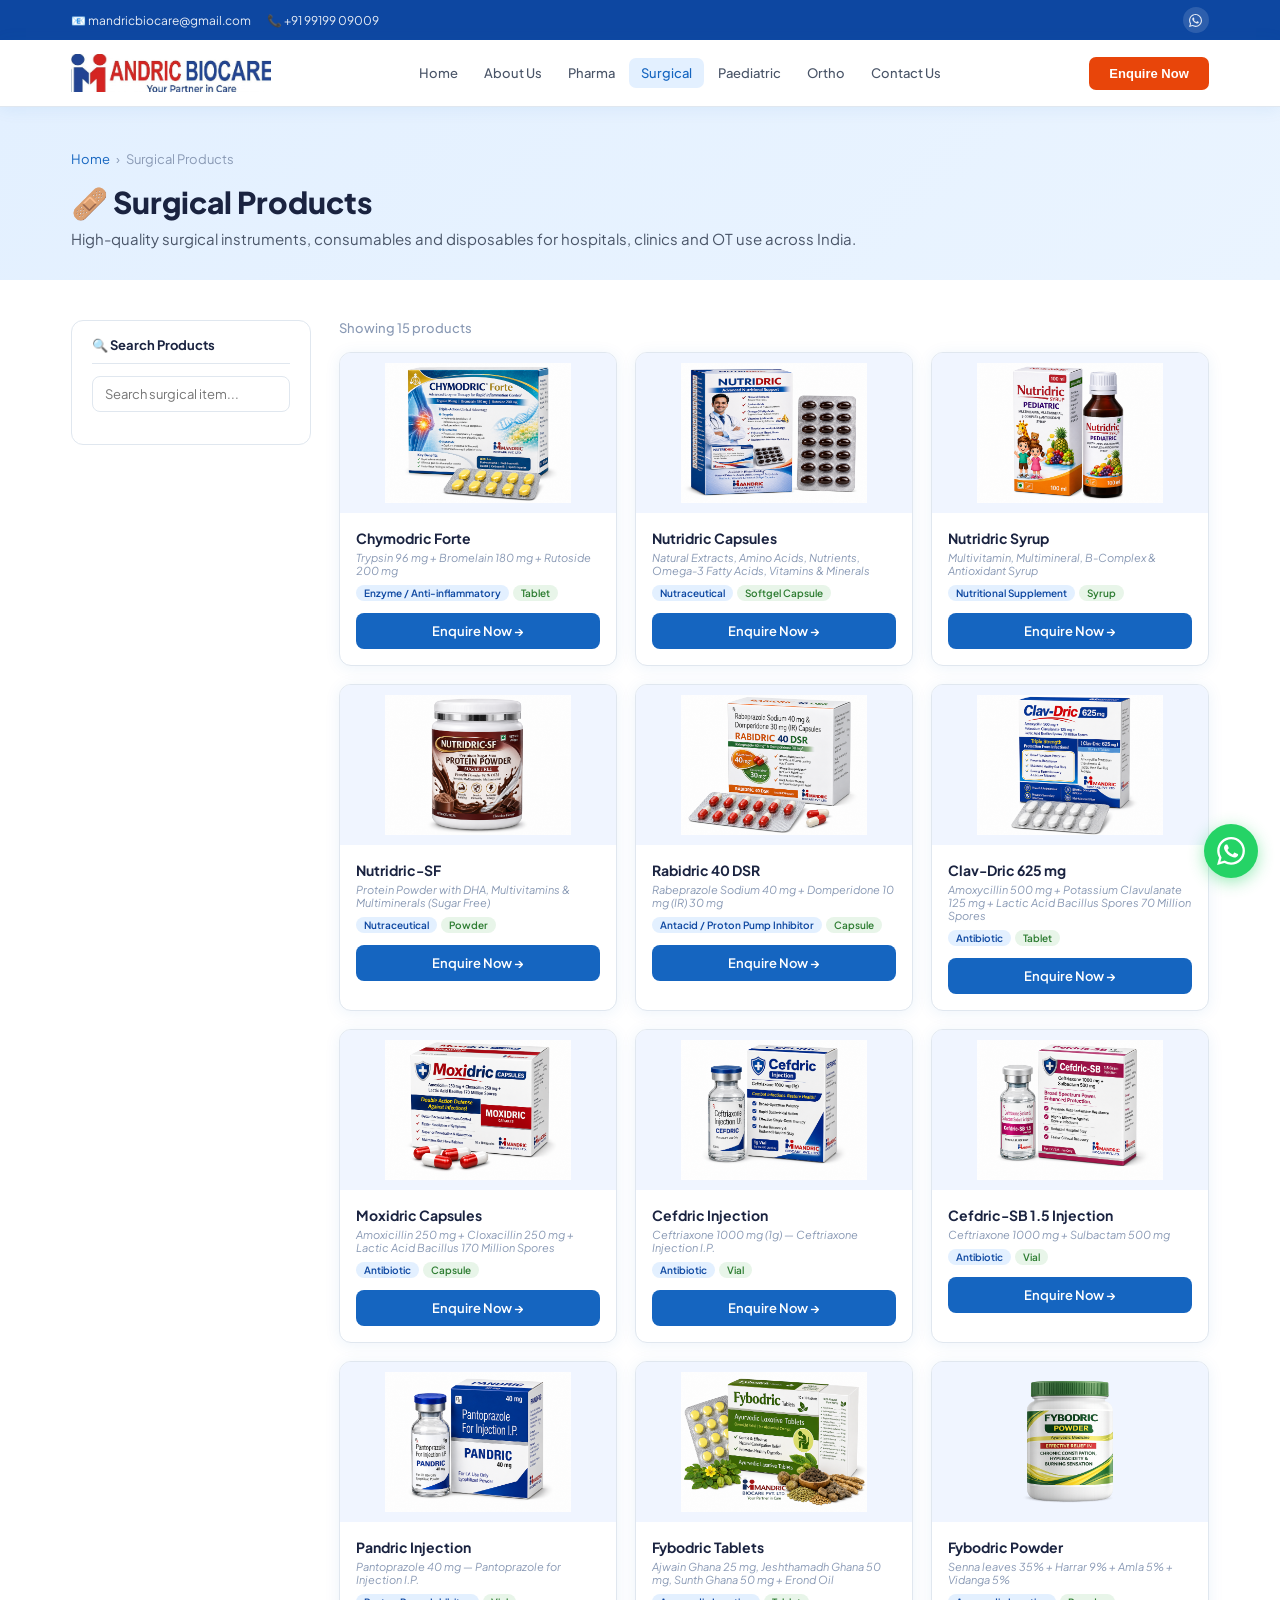
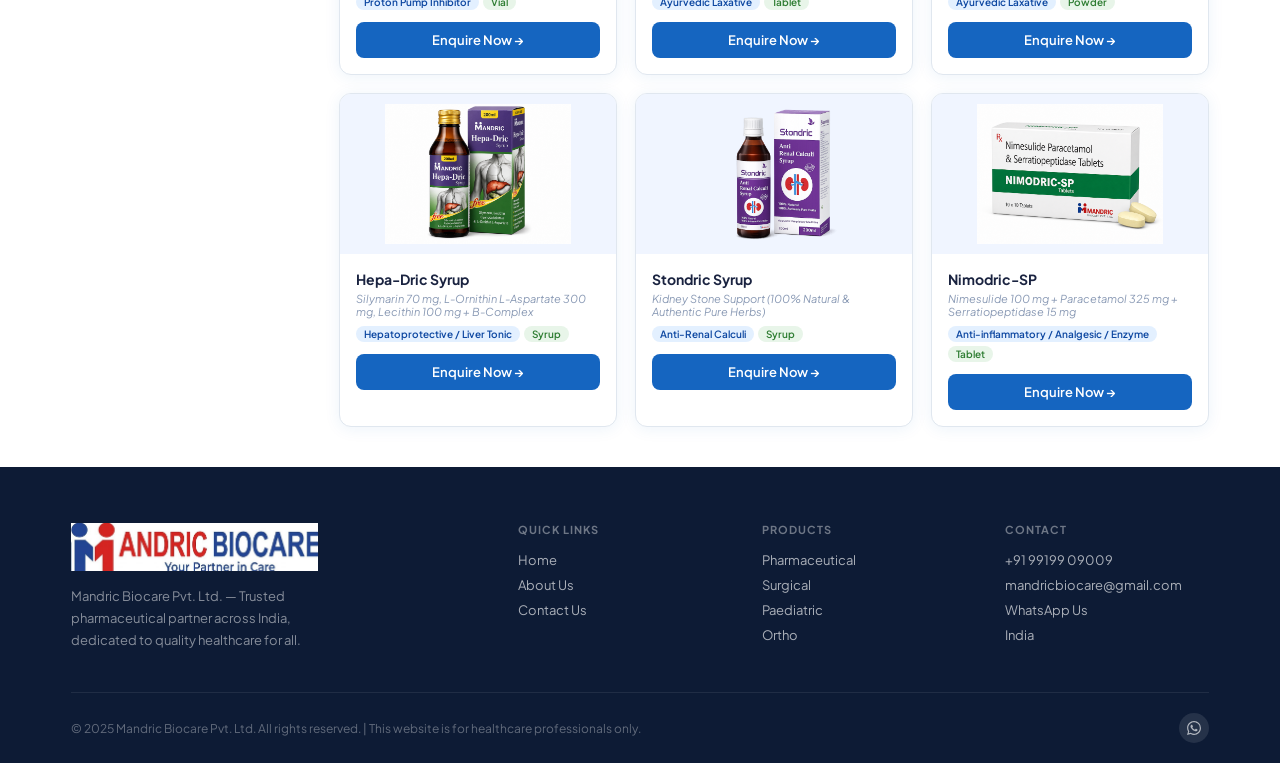
<file: surgical.html>
<!DOCTYPE html>
<html lang="en">
<head>
<meta charset="UTF-8">
<meta name="viewport" content="width=device-width, initial-scale=1">
<meta name="description" content="Mandric Biocare Surgical Products - High-quality surgical instruments, consumables and disposables for hospitals, clinics and OT use across India.">
<meta name="keywords" content="Mandric Biocare, Mandric Biocare Pvt. Ltd., pharmaceutical company India, WHO-GMP certified pharma, surgical instruments, pediatric medicines, orthopedics products, healthcare products India, wholesale medicines, ISO certified pharma">
<meta name="robots" content="index, follow">
<link rel="canonical" href="https://dewa-love.github.io/MANDRIC-BIOCARE/surgical.html">

<!-- Open Graph / Facebook -->
<meta property="og:type" content="website">
<meta property="og:url" content="https://dewa-love.github.io/MANDRIC-BIOCARE/surgical.html">
<meta property="og:title" content="Surgical Products | Mandric Biocare Pvt. Ltd.">
<meta property="og:description" content="Mandric Biocare Surgical Products - High-quality surgical instruments, consumables and disposables for hospitals, clinics and OT use across India.">
<meta property="og:image" content="https://dewa-love.github.io/MANDRIC-BIOCARE/logo.png">

<!-- Twitter -->
<meta property="twitter:card" content="summary_large_image">
<meta property="twitter:url" content="https://dewa-love.github.io/MANDRIC-BIOCARE/surgical.html">
<meta property="twitter:title" content="Surgical Products | Mandric Biocare Pvt. Ltd.">
<meta property="twitter:description" content="Mandric Biocare Surgical Products - High-quality surgical instruments, consumables and disposables for hospitals, clinics and OT use across India.">
<meta property="twitter:image" content="https://dewa-love.github.io/MANDRIC-BIOCARE/logo.png">
<title>Surgical Products | Mandric Biocare Pvt. Ltd.</title>
<link rel="preconnect" href="https://fonts.googleapis.com">
<link href="https://fonts.googleapis.com/css2?family=Plus+Jakarta+Sans:wght@400;500;600;700;800&display=swap" rel="stylesheet">
<link rel="stylesheet" href="styles.css">
</head>
<body>

<!-- WhatsApp Float -->
<a class="whatsapp-btn" href="https://wa.me/919919909009" target="_blank" aria-label="WhatsApp">
  <svg viewBox="0 0 24 24"><path d="M17.472 14.382c-.297-.149-1.758-.867-2.03-.967-.273-.099-.471-.148-.67.15-.197.297-.767.966-.94 1.164-.173.199-.347.223-.644.075-.297-.15-1.255-.463-2.39-1.475-.883-.788-1.48-1.761-1.653-2.059-.173-.297-.018-.458.13-.606.134-.133.298-.347.446-.52.149-.174.198-.298.298-.497.099-.198.05-.371-.025-.52-.075-.149-.669-1.612-.916-2.207-.242-.579-.487-.5-.669-.51-.173-.008-.371-.01-.57-.01-.198 0-.52.074-.792.372-.272.297-1.04 1.016-1.04 2.479 0 1.462 1.065 2.875 1.213 3.074.149.198 2.096 3.2 5.077 4.487.709.306 1.262.489 1.694.625.712.227 1.36.195 1.871.118.571-.085 1.758-.719 2.006-1.413.248-.694.248-1.289.173-1.413-.074-.124-.272-.198-.57-.347m-5.421 7.403h-.004a9.87 9.87 0 01-5.031-1.378l-.361-.214-3.741.982.998-3.648-.235-.374a9.86 9.86 0 01-1.51-5.26c.001-5.45 4.436-9.884 9.888-9.884 2.64 0 5.122 1.03 6.988 2.898a9.825 9.825 0 012.893 6.994c-.003 5.45-4.437 9.884-9.885 9.884m8.413-18.297A11.815 11.815 0 0012.05 0C5.495 0 .16 5.335.157 11.892c0 2.096.547 4.142 1.588 5.945L.057 24l6.305-1.654a11.882 11.882 0 005.683 1.448h.005c6.554 0 11.89-5.335 11.893-11.893a11.821 11.821 0 00-3.48-8.413z"/></svg>
</a>

<!-- MODAL -->
<div class="modal-overlay" id="enquiryModal" role="dialog" aria-modal="true">
  <div class="modal">
    <button class="modal-close" onclick="closeModal()" aria-label="Close">&#x2715;</button>
    <div class="modal-header">
      <h2>Product Enquiry</h2>
      <p class="modal-sub">Fill in your details and our team will contact you within 24 hours.</p>
    </div>
    <div class="modal-body">
      <div id="modalBadge"></div>
      <div id="enquiryForm">
        <div class="form-row">
          <div class="form-group"><label>Full Name *</label><input type="text" id="eq-name" placeholder="Your name"></div>
          <div class="form-group"><label>Phone *</label><input type="tel" id="eq-phone" placeholder="+91 99199 09009"></div>
        </div>
        <div class="form-group"><label>Email</label><input type="email" id="eq-email" placeholder="you@email.com"></div>
        <div class="form-group"><label>Enquiry Type *</label>
          <select id="eq-type">
            <option value="">-- Select type --</option>
            <option>Retailer</option><option>Wholesaler</option><option>Doctor</option>
            <option>Hospital / Clinic</option><option>Customer</option><option>Distributor</option><option>Other</option>
          </select>
        </div>
        <div class="form-group"><label>Message</label><textarea id="eq-msg" placeholder="Tell us about your requirement..."></textarea></div>
        <button class="btn btn-blue" style="width:100%;justify-content:center;padding:13px;" onclick="submitEnquiry()">Send Enquiry &#8594;</button>
      </div>
      <div class="success-msg" id="successMsg">
        <div class="si">&#x2705;</div>
        <h3>Enquiry Sent Successfully!</h3>
        <p>Thank you! Our team will contact you within 24 hours.</p>
      </div>
    </div>
  </div>
</div>

<!-- TOPBAR -->
<div class="topbar">
  <div class="container">
    <div class="topbar-left">
      <span>&#128231; <a href="mailto:mandricbiocare@gmail.com">mandricbiocare@gmail.com</a></span>
      <span>&#128222; <a href="tel:+919919909009">+91 99199 09009</a></span>
    </div>
    <div class="topbar-right">
      <a href="https://wa.me/919919909009" class="social-btn" target="_blank" aria-label="WhatsApp">
        <svg viewBox="0 0 24 24"><path d="M17.472 14.382c-.297-.149-1.758-.867-2.03-.967-.273-.099-.471-.148-.67.15-.197.297-.767.966-.94 1.164-.173.199-.347.223-.644.075-.297-.15-1.255-.463-2.39-1.475-.883-.788-1.48-1.761-1.653-2.059-.173-.297-.018-.458.13-.606.134-.133.298-.347.446-.52.149-.174.198-.298.298-.497.099-.198.05-.371-.025-.52-.075-.149-.669-1.612-.916-2.207-.242-.579-.487-.5-.669-.51-.173-.008-.371-.01-.57-.01-.198 0-.52.074-.792.372-.272.297-1.04 1.016-1.04 2.479 0 1.462 1.065 2.875 1.213 3.074.149.198 2.096 3.2 5.077 4.487.709.306 1.262.489 1.694.625.712.227 1.36.195 1.871.118.571-.085 1.758-.719 2.006-1.413.248-.694.248-1.289.173-1.413-.074-.124-.272-.198-.57-.347m-5.421 7.403h-.004a9.87 9.87 0 01-5.031-1.378l-.361-.214-3.741.982.998-3.648-.235-.374a9.86 9.86 0 01-1.51-5.26c.001-5.45 4.436-9.884 9.888-9.884 2.64 0 5.122 1.03 6.988 2.898a9.825 9.825 0 012.893 6.994c-.003 5.45-4.437 9.884-9.885 9.884m8.413-18.297A11.815 11.815 0 0012.05 0C5.495 0 .16 5.335.157 11.892c0 2.096.547 4.142 1.588 5.945L.057 24l6.305-1.654a11.882 11.882 0 005.683 1.448h.005c6.554 0 11.89-5.335 11.893-11.893a11.821 11.821 0 00-3.48-8.413z"/></svg>
      </a>
    </div>
  </div>
</div>

<!-- NAV -->
<nav>
  <div class="container">
    <div class="nav-inner">
      <a class="logo-wrap" href="index.html"><img id="logo-img" src="logo.png" width="200" height="66" alt="Mandric Biocare Pvt Ltd" style="background:transparent;" /></a>
      <div class="nav-links">
        <a href="index.html">Home</a>
        <a href="about.html">About Us</a>
        <a href="pharma.html">Pharma</a>
        <a href="surgical.html" class="active">Surgical</a>
        <a href="paediatric.html">Paediatric</a>
        <a href="ortho.html">Ortho</a>
        <a href="contact.html">Contact Us</a>
      </div>
      <button class="nav-enquire" onclick="openModal('General Enquiry')">Enquire Now</button>
      <button class="hamburger" id="hamburger" onclick="toggleMenu()" aria-label="Menu"><span></span><span></span><span></span></button>
    </div>
  </div>
  <div class="mobile-menu" id="mobileMenu">
    <a href="index.html">&#127968; Home</a>
    <a href="about.html">&#127970; About Us</a>
    <a href="pharma.html">&#128138; Pharma</a>
    <a href="surgical.html" class="active">&#129657; Surgical</a>
    <a href="paediatric.html">&#128118; Paediatric</a>
    <a href="ortho.html">&#129461; Ortho</a>
    <a href="contact.html">&#128222; Contact Us</a>
    <button class="mobile-enquire" onclick="openModal('General Enquiry');toggleMenu()">Enquire Now &#8594;</button>
  </div>
</nav>

<!-- ========== SURGICAL PAGE CONTENT ========== -->
<section class="product-page-hero">
  <div class="container">
    <div class="breadcrumb"><a href="index.html">Home</a><span>&#8250;</span><span>Surgical Products</span></div>
    <h1>&#129657; Surgical Products</h1>
    <p>High-quality surgical instruments, consumables and disposables for hospitals, clinics and OT use across India.</p>
  </div>
</section>

<div class="product-layout">
  <div class="container">
    <div class="product-inner">
      <div>
        <button class="filter-toggle-btn" id="filterToggleBtn" onclick="toggleFilterSidebar()" aria-expanded="false" aria-controls="filterSidebar">
          <span>&#128269; Search Products</span>
          <i class="ftb-arrow">&#8964;</i>
        </button>
        <div class="filter-sidebar" id="filterSidebar">
        <h3>&#128269; Search Products</h3>
        <input class="filter-search" type="text" placeholder="Search surgical item..." oninput="filterProducts('surgical',this.value)" id="surgical-search">
        </div>
      </div>
      <div>
        <div class="prod-count" id="surgical-count"></div>
        <div class="product-grid" id="surgical-grid"></div>
        <div class="no-results hidden" id="surgical-empty"><div class="nri">&#128269;</div><p>No products found. Try a different search or filter.</p></div>
      </div>
    </div>
  </div>
</div>

<!-- FOOTER -->
<footer>
  <div class="container">
    <div class="footer-grid">
      <div class="footer-brand">
        <div class="logo-wrap"><img id="logo-footer" src="logo.png" alt="Mandric Biocare"></div>
        <p>Mandric Biocare Pvt. Ltd. &mdash; Trusted pharmaceutical partner across India, dedicated to quality healthcare for all.</p>
      </div>
      <div class="footer-col"><h4>Quick Links</h4><a href="index.html">Home</a><a href="about.html">About Us</a><a href="contact.html">Contact Us</a></div>
      <div class="footer-col"><h4>Products</h4><a href="pharma.html">Pharmaceutical</a><a href="surgical.html">Surgical</a><a href="paediatric.html">Paediatric</a><a href="ortho.html">Ortho</a></div>
      <div class="footer-col"><h4>Contact</h4><a href="tel:+919919909009">+91 99199 09009</a><a href="mailto:mandricbiocare@gmail.com">mandricbiocare@gmail.com</a><a href="https://wa.me/919919909009" target="_blank">WhatsApp Us</a><a>India</a></div>
    </div>
    <div class="footer-bottom">
      <p>&copy; 2025 Mandric Biocare Pvt. Ltd. All rights reserved. | This website is for healthcare professionals only.</p>
      <div class="footer-socials"><a href="https://wa.me/919919909009" class="fs" target="_blank" aria-label="WhatsApp"><svg viewBox="0 0 24 24"><path d="M17.472 14.382c-.297-.149-1.758-.867-2.03-.967-.273-.099-.471-.148-.67.15-.197.297-.767.966-.94 1.164-.173.199-.347.223-.644.075-.297-.15-1.255-.463-2.39-1.475-.883-.788-1.48-1.761-1.653-2.059-.173-.297-.018-.458.13-.606.134-.133.298-.347.446-.52.149-.174.198-.298.298-.497.099-.198.05-.371-.025-.52-.075-.149-.669-1.612-.916-2.207-.242-.579-.487-.5-.669-.51-.173-.008-.371-.01-.57-.01-.198 0-.52.074-.792.372-.272.297-1.04 1.016-1.04 2.479 0 1.462 1.065 2.875 1.213 3.074.149.198 2.096 3.2 5.077 4.487.709.306 1.262.489 1.694.625.712.227 1.36.195 1.871.118.571-.085 1.758-.719 2.006-1.413.248-.694.248-1.289.173-1.413-.074-.124-.272-.198-.57-.347m-5.421 7.403h-.004a9.87 9.87 0 01-5.031-1.378l-.361-.214-3.741.982.998-3.648-.235-.374a9.86 9.86 0 01-1.51-5.26c.001-5.45 4.436-9.884 9.888-9.884 2.64 0 5.122 1.03 6.988 2.898a9.825 9.825 0 012.893 6.994c-.003 5.45-4.437 9.884-9.885 9.884m8.413-18.297A11.815 11.815 0 0012.05 0C5.495 0 .16 5.335.157 11.892c0 2.096.547 4.142 1.588 5.945L.057 24l6.305-1.654a11.882 11.882 0 005.683 1.448h.005c6.554 0 11.89-5.335 11.893-11.893a11.821 11.821 0 00-3.48-8.413z"/></svg></a></div>
    </div>
  </div>
</footer>

<script src="js/app.js"></script>
<script>renderProducts('surgical');</script>
</body>
</html>
</file>
<file: styles.css>
/* === GLOBAL SAFETY === */
* {
  margin: 0;
  padding: 0;
  box-sizing: border-box;
  max-width: 100%;
}

img {
  display: block;
  max-width: 100%;
  height: auto;
  background: transparent;
}

html,
body {
  overflow-x: hidden;
}

html {
  scroll-behavior: smooth;
}

/* === DESIGN TOKENS === */
:root {
  --blue: #1565C0;
  --blue2: #0D47A1;
  --blue-light: #E3F0FF;
  --blue-mid: #90CAF9;
  --orange: #E8450A;
  --orange2: #BF360C;
  --orange-light: #FFF3EE;
  --gray: #F5F7FA;
  --border: #E0E7EF;
  --text: #1A2340;
  --text2: #4A5568;
  --text3: #8A9AB5;
  --white: #fff;
  --shadow: 0 2px 16px rgba(21, 101, 192, .08);
  --shadow2: 0 4px 24px rgba(21, 101, 192, .13);
  --radius: 12px;
  --radius-sm: 8px;
}

body {
  font-family: 'Plus Jakarta Sans', sans-serif;
  color: var(--text);
  background: #fff;
}

body.intro-playing {
  overflow: hidden;
}

body.intro-playing > :not(.video-intro) {
  visibility: hidden;
}

.video-intro {
  position: fixed;
  inset: 0;
  z-index: 5000;
  background: #000;
  display: flex;
  align-items: center;
  justify-content: center;
  opacity: 1;
  visibility: visible;
  transition: opacity .45s ease, visibility .45s ease;
}

.video-intro.closing {
  opacity: 0;
  visibility: hidden;
  pointer-events: none;
}

body:not(.intro-playing) > .video-intro {
  display: none;
}

.video-intro video {
  width: 100%;
  height: 100%;
  object-fit: cover;
  display: block;
  background: #000;
}

.intro-skip {
  position: absolute;
  top: 18px;
  right: 18px;
  z-index: 6000;
  background: rgba(255,255,255,0.12);
  color: #fff;
  border: 1px solid rgba(255,255,255,0.18);
  padding: 8px 12px;
  border-radius: 8px;
  font-weight: 700;
  cursor: pointer;
  backdrop-filter: blur(6px);
}

.intro-skip:hover{background:rgba(255,255,255,0.18)}

/* === FLUID CONTAINER === */
.container {
  width: min(1280px, 92%);
  margin: 0 auto;
  padding: 0 20px;
}

.hidden {
  display: none !important;
}

/* === BADGES & LABELS === */
.badge {
  display: inline-flex;
  align-items: center;
  gap: 5px;
  background: var(--blue-light);
  color: var(--blue2);
  font-size: 11px;
  font-weight: 600;
  padding: 4px 12px;
  border-radius: 20px;
  letter-spacing: .5px;
  text-transform: uppercase;
}

.sec-label {
  font-size: 11px;
  font-weight: 700;
  color: var(--orange);
  letter-spacing: 1.5px;
  text-transform: uppercase;
  margin-bottom: 8px;
}

.sec-title {
  font-size: clamp(1.3rem, 3vw, 1.75rem);
  font-weight: 700;
  color: var(--text);
  margin-bottom: 10px;
  line-height: 1.25;
}

.sec-desc {
  font-size: 15px;
  color: var(--text2);
  line-height: 1.7;
  max-width: 600px;
  margin-bottom: 36px;
}

/* === BUTTONS (44px min tap target) === */
.btn {
  display: inline-flex;
  align-items: center;
  justify-content: center;
  gap: 7px;
  padding: 11px 24px;
  min-height: 44px;
  border-radius: var(--radius-sm);
  font-size: 14px;
  font-weight: 600;
  cursor: pointer;
  border: none;
  text-decoration: none;
  transition: all .2s;
}

.btn-blue {
  background: var(--blue);
  color: #fff;
}

.btn-blue:hover {
  background: var(--blue2);
}

.btn-orange {
  background: var(--orange);
  color: #fff;
}

.btn-orange:hover {
  background: var(--orange2);
}

.btn-outline {
  background: transparent;
  color: var(--blue);
  border: 1.5px solid var(--blue);
}

.btn-outline:hover {
  background: var(--blue-light);
}

.btn-sm {
  padding: 8px 16px;
  font-size: 13px;
  min-height: 36px;
}

/* TOPBAR */
.topbar {
  background: var(--blue2);
  color: #fff;
  padding: 7px 0;
  font-size: 12px;
}

.topbar .container {
  display: flex;
  justify-content: space-between;
  align-items: center;
  flex-wrap: wrap;
  gap: 6px;
}

.topbar a {
  color: #fff;
  text-decoration: none;
  opacity: .9;
}

.topbar a:hover {
  opacity: 1;
}

.topbar-left {
  display: flex;
  gap: 16px;
  align-items: center;
  flex-wrap: wrap;
}

.topbar-right {
  display: flex;
  gap: 10px;
  align-items: center;
}

.social-btn {
  width: 26px;
  height: 26px;
  border-radius: 50%;
  background: rgba(255, 255, 255, .15);
  display: flex;
  align-items: center;
  justify-content: center;
  cursor: pointer;
  transition: background .2s;
  text-decoration: none;
}

.social-btn:hover {
  background: rgba(255, 255, 255, .3);
}

.social-btn svg {
  width: 13px;
  height: 13px;
  fill: #fff;
}

/* NAV */
nav {
  background: #fff;
  border-bottom: 1.5px solid var(--border);
  position: sticky;
  top: 0;
  z-index: 200;
  box-shadow: var(--shadow);
}

.nav-inner {
  display: flex;
  justify-content: space-between;
  align-items: center;
  height: 66px;
}

.logo-wrap {
  display: flex;
  align-items: center;
  cursor: pointer;
  text-decoration: none;
  background: transparent;
}

.logo-wrap img {
  height: 48px;
  object-fit: contain;
  background: transparent;
}

.nav-links {
  display: flex;
  gap: 2px;
  align-items: center;
}

.nav-links a {
  font-size: 13px;
  font-weight: 500;
  color: var(--text2);
  text-decoration: none;
  padding: 7px 12px;
  border-radius: 7px;
  transition: all .2s;
  cursor: pointer;
  white-space: nowrap;
}

.nav-links a:hover,
.nav-links a.active {
  color: var(--blue);
  background: var(--blue-light);
}

.nav-enquire {
  background: var(--orange);
  color: #fff;
  padding: 9px 20px;
  border-radius: 7px;
  font-size: 13px;
  font-weight: 600;
  border: none;
  cursor: pointer;
  transition: background .2s;
}

.nav-enquire:hover {
  background: var(--orange2);
}

.hamburger {
  display: none;
  flex-direction: column;
  gap: 5px;
  cursor: pointer;
  padding: 6px;
  border: none;
  background: none;
}

.hamburger span {
  display: block;
  width: 22px;
  height: 2px;
  background: var(--text);
  border-radius: 2px;
  transition: all .3s;
}

.hamburger.open span:nth-child(1) {
  transform: translateY(7px) rotate(45deg);
}

.hamburger.open span:nth-child(2) {
  opacity: 0;
}

.hamburger.open span:nth-child(3) {
  transform: translateY(-7px) rotate(-45deg);
}

.mobile-menu {
  display: none;
  background: #fff;
  border-top: 1px solid var(--border);
  padding: 12px 20px 20px;
}

.mobile-menu.open {
  display: block;
}

.mobile-menu a {
  display: block;
  font-size: 14px;
  font-weight: 500;
  color: var(--text);
  padding: 11px 0;
  border-bottom: 1px solid var(--border);
  text-decoration: none;
  cursor: pointer;
}

.mobile-menu a:hover,
.mobile-menu a.active {
  color: var(--blue);
}

.mobile-enquire {
  display: block;
  margin-top: 14px;
  text-align: center;
  background: var(--orange);
  color: #fff;
  padding: 12px;
  border-radius: 8px;
  font-weight: 600;
  font-size: 14px;
  cursor: pointer;
  border: none;
  width: 100%;
}

/* HERO SLIDER */
.hero-slider {
  position: relative;
  width: 100%;
  min-height: 600px;
  height: 90svh;
  max-height: 900px;
  overflow: hidden;
}

.slider-track {
  position: absolute;
  inset: 0;
}

.slide {
  position: absolute;
  inset: 0;
  opacity: 0;
  transition: opacity 0.9s ease;
  z-index: 0;
}

.slide.active {
  opacity: 1;
  z-index: 1;
}

.slide-bg {
  position: absolute;
  inset: 0;
  background-size: cover;
  background-position: center;
  transform: scale(1.06);
  transition: transform 7s ease;
  will-change: transform;
}

.slide.active .slide-bg {
  transform: scale(1);
}

.slide-overlay {
  position: absolute;
  inset: 0;
}

.slider-content {
  position: absolute;
  inset: 0;
  z-index: 10;
  display: flex;
  align-items: center;
}

.slider-title {
  font-size: clamp(1.5rem, 4vw, 3rem);
  font-weight: 800;
  line-height: 1.2;
  color: #fff;
  margin-bottom: 16px;
}

.hl-blue {
  color: #90CAF9;
}

.hl-orange {
  color: #FFB74D;
}

.slider-sub {
  font-size: clamp(13px, 2vw, 15px);
  color: rgba(255, 255, 255, 0.88);
  line-height: 1.75;
  margin-bottom: 28px;
  max-width: 500px;
}

.hero-text-col .hero-eyebrow {
  margin-bottom: 16px;
}

.slider-arrow {
  position: absolute;
  top: 50%;
  transform: translateY(-50%);
  z-index: 20;
  background: rgba(255, 255, 255, 0.15);
  color: #fff;
  border: 2px solid rgba(255, 255, 255, 0.4);
  border-radius: 50%;
  width: 52px;
  height: 52px;
  font-size: 28px;
  cursor: pointer;
  display: flex;
  align-items: center;
  justify-content: center;
  transition: all .25s;
  backdrop-filter: blur(4px);
  line-height: 1;
}

.slider-arrow:hover {
  background: rgba(255, 255, 255, 0.3);
  border-color: #fff;
}

.slider-prev {
  left: 20px;
}

.slider-next {
  right: 20px;
}

.slider-dots {
  position: absolute;
  bottom: 28px;
  left: 50%;
  transform: translateX(-50%);
  z-index: 20;
  display: flex;
  gap: 10px;
}

.sdot {
  width: 10px;
  height: 10px;
  border-radius: 50%;
  background: rgba(255, 255, 255, 0.45);
  cursor: pointer;
  transition: all .3s;
  border: 2px solid rgba(255, 255, 255, 0.5);
}

.sdot.active {
  background: #fff;
  width: 28px;
  border-radius: 5px;
}

/* HERO (legacy gradient fallback) */
.hero {
  background: linear-gradient(135deg, #EAF2FF 0%, #F5F9FF 60%, #FFF3EE 100%);
  padding: 64px 0 56px;
}

.hero-photo {
  background: none;
  padding: 80px 0 70px;
  position: relative;
  overflow: hidden;
}

.hero-photo-bg {
  position: absolute;
  inset: 0;
  background-size: cover;
  background-position: center;
}

.hero-photo-overlay {
  position: absolute;
  inset: 0;
  background: linear-gradient(135deg, rgba(13, 71, 161, 0.82) 0%, rgba(21, 101, 192, 0.75) 50%, rgba(13, 71, 161, 0.70) 100%);
}

.hero-inner {
  display: grid;
  grid-template-columns: 1fr 1fr;
  gap: 48px;
  align-items: center;
}

.hero h1 {
  font-size: 40px;
  font-weight: 800;
  line-height: 1.2;
  color: var(--text);
  margin-bottom: 16px;
}

.hero h1 span {
  color: var(--blue);
}

.hero h1 em {
  color: var(--orange);
  font-style: normal;
}

.hero-eyebrow {
  margin-bottom: 16px;
}

.hero p {
  font-size: 15px;
  color: var(--text2);
  line-height: 1.75;
  margin-bottom: 28px;
}

.hero-btns {
  display: flex;
  gap: 12px;
  flex-wrap: wrap;
}

.hero-stats {
  display: grid;
  grid-template-columns: 1fr 1fr;
  gap: 14px;
}

.hero-stat {
  background: #fff;
  border: 1px solid var(--border);
  border-radius: var(--radius);
  padding: 20px 18px;
  text-align: center;
  box-shadow: var(--shadow);
}

.hero-stat .n {
  font-size: 28px;
  font-weight: 800;
  color: var(--blue);
}

.hero-stat .n.orange {
  color: var(--orange);
}

.hero-stat .l {
  font-size: 12px;
  color: var(--text2);
  margin-top: 3px;
  font-weight: 500;
}

.hero-stat .ico {
  font-size: 22px;
  margin-bottom: 6px;
}

.badge-light {
  background: rgba(255, 255, 255, 0.2);
  color: #fff;
  border: 1px solid rgba(255, 255, 255, 0.35);
  backdrop-filter: blur(4px);
}

.btn-outline-light {
  background: transparent;
  color: #fff;
  border: 2px solid rgba(255, 255, 255, 0.75);
  padding: 11px 24px;
  border-radius: var(--radius-sm);
  font-size: 14px;
  font-weight: 600;
  cursor: pointer;
  transition: all .2s;
}

.btn-outline-light:hover {
  background: rgba(255, 255, 255, 0.15);
  border-color: #fff;
}

/* PRESENCE */
.presence {
  background: var(--blue2);
  padding: 36px 0;
}

.presence-grid {
  display: grid;
  grid-template-columns: repeat(5, 1fr);
  gap: 0;
}

.pres-item {
  text-align: center;
  padding: 16px 12px;
  border-right: 1px solid rgba(255, 255, 255, .15);
}

.pres-item:last-child {
  border: none;
}

.pres-item .pn {
  font-size: 26px;
  font-weight: 800;
  color: #fff;
}

.pres-item .pl {
  font-size: 11px;
  color: rgba(255, 255, 255, .7);
  margin-top: 4px;
  font-weight: 500;
  text-transform: uppercase;
  letter-spacing: .5px;
}

/* ABOUT */
.about {
  padding: 72px 0;
  position: relative;
  overflow: hidden;
}

.about.has-bg {
  background: none;
}

.about-bg {
  position: absolute;
  inset: 0;
  background-image: url('./bg-about.png');
  background-size: cover;
  background-position: center;
  background-attachment: fixed;
  opacity: 0.08;
  z-index: 0;
}

.about>.container {
  position: relative;
  z-index: 1;
}

.about-inner {
  display: grid;
  grid-template-columns: 1fr 1fr;
  gap: 52px;
  align-items: center;
}

.about-img-box {
  background: linear-gradient(135deg, var(--blue-light), #dbeafe);
  border-radius: 20px;
  aspect-ratio: 16/10;
  height: auto;
  min-height: 220px;
  display: flex;
  align-items: center;
  justify-content: center;
  overflow: hidden;
}

.about-visual {
  position: relative;
}

.about-badge-float {
  position: absolute;
  bottom: -18px;
  right: -10px;
  background: #fff;
  border-radius: var(--radius);
  padding: 14px 18px;
  box-shadow: var(--shadow2);
  border: 1px solid var(--border);
}

.about-badge-float .ab-n {
  font-size: 22px;
  font-weight: 800;
  color: var(--orange);
}

.about-badge-float .ab-l {
  font-size: 11px;
  color: var(--text2);
  font-weight: 500;
}

.quote-block {
  border-left: 3px solid var(--blue);
  padding: 12px 18px;
  background: var(--blue-light);
  border-radius: 0 var(--radius-sm) var(--radius-sm) 0;
  margin: 20px 0;
  font-size: 14px;
  color: var(--text2);
  font-style: italic;
  line-height: 1.7;
}

.about-features {
  display: grid;
  grid-template-columns: 1fr 1fr;
  gap: 12px;
  margin-top: 24px;
}

.ab-feat {
  display: flex;
  gap: 10px;
  align-items: flex-start;
  background: var(--gray);
  border-radius: var(--radius-sm);
  padding: 12px;
}

.ab-feat .feat-icon {
  width: 34px;
  height: 34px;
  background: var(--blue-light);
  border-radius: 7px;
  display: flex;
  align-items: center;
  justify-content: center;
  flex-shrink: 0;
  font-size: 16px;
}

.ab-feat .feat-t {
  font-size: 12px;
  font-weight: 600;
  color: var(--text);
  margin-bottom: 2px;
}

.ab-feat .feat-d {
  font-size: 11px;
  color: var(--text2);
}

/* SEGMENTS */
.segments {
  padding: 72px 0;
  background: var(--gray);
}

.seg-grid {
  display: grid;
  grid-template-columns: repeat(auto-fit, minmax(280px, 1fr));
  gap: 22px;
}

.seg-card {
  background: #fff;
  border: 1px solid var(--border);
  border-radius: 16px;
  overflow: hidden;
  cursor: pointer;
  transition: all .25s;
  box-shadow: var(--shadow);
}

.seg-card:hover {
  transform: translateY(-4px);
  box-shadow: var(--shadow2);
  border-color: var(--blue-mid);
}

.seg-card-header {
  height: 130px;
  display: flex;
  align-items: center;
  justify-content: center;
  font-size: 52px;
}

.seg-card-header.pharma {
  background: linear-gradient(135deg, #E3F0FF, #BBDEFB);
}

.seg-card-header.ayur {
  background: linear-gradient(135deg, #E8F5E9, #C8E6C9);
}

.seg-card-header.nutri {
  background: linear-gradient(135deg, #FFF8E1, #FFECB3);
}

.seg-card-img {
  height: 190px;
  overflow: hidden;
  border-radius: var(--radius) var(--radius) 0 0;
}

.seg-card-img img {
  width: 100%;
  height: 100%;
  object-fit: cover;
  display: block;
  transition: transform .4s ease;
}

.seg-card:hover .seg-card-img img {
  transform: scale(1.06);
}

.seg-body {
  padding: 20px;
}

.seg-title {
  font-size: 16px;
  font-weight: 700;
  margin-bottom: 7px;
}

.seg-desc {
  font-size: 12px;
  color: var(--text2);
  line-height: 1.65;
  margin-bottom: 14px;
}

.seg-count {
  display: inline-block;
  font-size: 11px;
  font-weight: 600;
  color: var(--blue);
  background: var(--blue-light);
  padding: 3px 10px;
  border-radius: 20px;
  margin-bottom: 14px;
}

/* SPECIALITIES */
.specialities {
  padding: 72px 0;
}

.spec-grid {
  display: grid;
  grid-template-columns: repeat(auto-fit, minmax(150px, 1fr));
  gap: 14px;
}

.spec-card {
  background: #fff;
  border: 1px solid var(--border);
  border-radius: var(--radius);
  padding: 20px 14px;
  display: flex;
  flex-direction: column;
  align-items: center;
  text-align: center;
  gap: 9px;
  transition: all .2s;
  box-shadow: var(--shadow);
}

.spec-card:hover {
  border-color: var(--blue-mid);
  background: var(--blue-light);
}

.spec-card .si {
  font-size: 28px;
}

.spec-card .sn {
  font-size: 12px;
  font-weight: 600;
  color: var(--text);
}

/* STRENGTHS */
.strengths {
  padding: 72px 0;
  position: relative;
  overflow: hidden;
  background: none;
}

.strengths-bg {
  position: absolute;
  inset: 0;
  background-image: url('./bg-strengths.png');
  background-size: cover;
  background-position: center;
  background-attachment: fixed;
  z-index: 0;
}

.strengths-overlay {
  position: absolute;
  inset: 0;
  background: linear-gradient(135deg, rgba(13, 27, 53, 0.92), rgba(13, 71, 161, 0.88));
  z-index: 1;
}

.strengths>.container {
  position: relative;
  z-index: 2;
}

.strengths .sec-label {
  color: #FFB74D;
}

.strengths .sec-title {
  color: #fff;
}

.strengths .sec-desc {
  color: rgba(255, 255, 255, 0.75);
}

.strengths .str-card {
  background: rgba(255, 255, 255, 0.07);
  border-color: rgba(255, 255, 255, 0.12);
  backdrop-filter: blur(8px);
}

.strengths .str-title {
  color: #fff;
}

.strengths .str-desc {
  color: rgba(255, 255, 255, 0.72);
}

.strengths .str-icon.blue {
  background: rgba(144, 202, 249, 0.15);
}

.strengths .str-icon.orange {
  background: rgba(255, 183, 77, 0.15);
}

.str-grid {
  display: grid;
  grid-template-columns: repeat(2, 1fr);
  gap: 20px;
}

.str-card {
  background: #fff;
  border: 1px solid var(--border);
  border-radius: var(--radius);
  padding: 26px;
  display: flex;
  gap: 16px;
  align-items: flex-start;
  box-shadow: var(--shadow);
}

.str-icon {
  width: 48px;
  height: 48px;
  border-radius: 10px;
  display: flex;
  align-items: center;
  justify-content: center;
  flex-shrink: 0;
  font-size: 22px;
}

.str-icon.blue {
  background: var(--blue-light);
}

.str-icon.orange {
  background: var(--orange-light);
}

.str-title {
  font-size: 15px;
  font-weight: 700;
  margin-bottom: 5px;
}

.str-desc {
  font-size: 13px;
  color: var(--text2);
  line-height: 1.6;
}

/* WE SERVE */
.we-serve {
  padding: 72px 0;
}

.serve-grid {
  display: grid;
  grid-template-columns: repeat(auto-fit, minmax(200px, 1fr));
  gap: 14px;
}

.serve-chip {
  background: var(--gray);
  border: 1px solid var(--border);
  border-radius: var(--radius-sm);
  padding: 14px 16px;
  min-height: 44px;
  display: flex;
  align-items: center;
  gap: 10px;
  font-size: 13px;
  font-weight: 500;
  color: var(--text2);
  transition: all .2s;
}

.serve-chip:hover {
  background: var(--blue-light);
  color: var(--blue);
}

.serve-chip .si {
  font-size: 18px;
}

/* BLOGS */
.blogs {
  padding: 72px 0;
  background: var(--gray);
}

.blog-grid {
  display: grid;
  grid-template-columns: repeat(auto-fit, minmax(280px, 1fr));
  gap: 22px;
}

.blog-card {
  background: #fff;
  border: 1px solid var(--border);
  border-radius: var(--radius);
  overflow: hidden;
  box-shadow: var(--shadow);
  transition: all .2s;
}

.blog-card:hover {
  transform: translateY(-3px);
  box-shadow: var(--shadow2);
}

.blog-img {
  height: 140px;
  display: flex;
  align-items: center;
  justify-content: center;
  font-size: 48px;
}

.blog-img.b1 {
  background: linear-gradient(135deg, #E3F0FF, #BBDEFB);
}

.blog-img.b2 {
  background: linear-gradient(135deg, #E8F5E9, #C8E6C9);
}

.blog-img.b3 {
  background: linear-gradient(135deg, #FFF8E1, #FFECB3);
}

.blog-body {
  padding: 18px;
}

.blog-cat {
  font-size: 10px;
  font-weight: 700;
  color: var(--orange);
  text-transform: uppercase;
  letter-spacing: .8px;
  margin-bottom: 7px;
}

.blog-title {
  font-size: 14px;
  font-weight: 600;
  line-height: 1.5;
  margin-bottom: 8px;
}

.blog-date {
  font-size: 11px;
  color: var(--text3);
}

/* CTA */
.enquiry-cta {
  padding: 56px 0;
  text-align: center;
  position: relative;
  overflow: hidden;
  background: none;
}

.enquiry-cta-bg {
  position: absolute;
  inset: 0;
  background-image: url('./bg-cta.png');
  background-size: cover;
  background-position: center;
  background-attachment: fixed;
  z-index: 0;
}

.enquiry-cta-overlay {
  position: absolute;
  inset: 0;
  background: linear-gradient(135deg, rgba(13, 71, 161, 0.90), rgba(13, 27, 53, 0.88));
  z-index: 1;
}

.enquiry-cta>.container {
  position: relative;
  z-index: 2;
}

.enquiry-cta h2 {
  font-size: clamp(1.3rem, 3vw, 1.75rem);
  font-weight: 800;
  color: #fff;
  margin-bottom: 10px;
}

.enquiry-cta p {
  font-size: 15px;
  color: rgba(255, 255, 255, .85);
  margin-bottom: 26px;
}

.enquiry-cta-btns {
  display: flex;
  gap: 14px;
  justify-content: center;
  flex-wrap: wrap;
}

.btn-white {
  background: #fff;
  color: var(--blue);
  padding: 12px 28px;
  border-radius: var(--radius-sm);
  font-size: 14px;
  font-weight: 700;
  border: none;
  cursor: pointer;
  transition: all .2s;
}

.btn-white:hover {
  background: var(--blue-light);
}

.btn-white-outline {
  background: transparent;
  color: #fff;
  border: 2px solid rgba(255, 255, 255, .7);
  padding: 12px 28px;
  border-radius: var(--radius-sm);
  font-size: 14px;
  font-weight: 600;
  cursor: pointer;
  text-decoration: none;
  display: inline-block;
}

.btn-white-outline:hover {
  background: rgba(255, 255, 255, .1);
}

/* CONTACT */
.contact {
  padding: 72px 0;
}

.contact-grid {
  display: grid;
  grid-template-columns: 1fr 1fr;
  gap: 48px;
}

.form-group {
  margin-bottom: 16px;
}

.form-group label {
  font-size: 12px;
  font-weight: 600;
  color: var(--text);
  display: block;
  margin-bottom: 6px;
}

.form-group input,
.form-group select,
.form-group textarea {
  width: 100%;
  border: 1.5px solid var(--border);
  border-radius: var(--radius-sm);
  padding: 11px 14px;
  font-size: 14px;
  font-family: inherit;
  color: var(--text);
  background: #fff;
  transition: border .2s;
  outline: none;
}

.form-group input:focus,
.form-group select:focus,
.form-group textarea:focus {
  border-color: var(--blue);
}

.form-group textarea {
  height: 100px;
  resize: vertical;
}

.form-row {
  display: grid;
  grid-template-columns: 1fr 1fr;
  gap: 14px;
}

.contact-info {
  background: var(--gray);
  border-radius: 16px;
  padding: 32px;
  border: 1px solid var(--border);
}

.contact-info h3 {
  font-size: 18px;
  font-weight: 700;
  margin-bottom: 24px;
}

.info-row {
  display: flex;
  gap: 14px;
  align-items: flex-start;
  margin-bottom: 20px;
}

.info-icon {
  width: 38px;
  height: 38px;
  background: var(--blue-light);
  border-radius: 8px;
  display: flex;
  align-items: center;
  justify-content: center;
  flex-shrink: 0;
  font-size: 17px;
}

.info-label {
  font-size: 11px;
  color: var(--text3);
  font-weight: 600;
  text-transform: uppercase;
  letter-spacing: .5px;
}

.info-value {
  font-size: 14px;
  color: var(--text);
  margin-top: 3px;
  font-weight: 500;
}

/* FOOTER */
footer {
  background: #0D1B35;
  color: #fff;
  padding: 56px 0 0;
}

.footer-grid {
  display: grid;
  grid-template-columns: 2fr 1fr 1fr 1fr;
  gap: 40px;
  margin-bottom: 40px;
}

.footer-brand p {
  font-size: 13px;
  color: rgba(255, 255, 255, .5);
  line-height: 1.7;
  margin-top: 14px;
  max-width: 240px;
}

.footer-col h4 {
  font-size: 11px;
  font-weight: 700;
  letter-spacing: 1px;
  text-transform: uppercase;
  color: rgba(255, 255, 255, .4);
  margin-bottom: 16px;
}

.footer-col a {
  display: block;
  font-size: 13px;
  color: rgba(255, 255, 255, .65);
  text-decoration: none;
  margin-bottom: 9px;
  cursor: pointer;
  transition: color .2s;
}

.footer-col a:hover {
  color: #fff;
}

.footer-bottom {
  border-top: 1px solid rgba(255, 255, 255, .08);
  padding: 20px 0;
  display: flex;
  justify-content: space-between;
  align-items: center;
  flex-wrap: wrap;
  gap: 10px;
}

.footer-bottom p {
  font-size: 12px;
  color: rgba(255, 255, 255, .35);
}

.footer-socials {
  display: flex;
  gap: 10px;
}

.footer-socials .fs {
  width: 30px;
  height: 30px;
  border-radius: 50%;
  background: rgba(255, 255, 255, .1);
  display: flex;
  align-items: center;
  justify-content: center;
  cursor: pointer;
  transition: background .2s;
  text-decoration: none;
}

.footer-socials .fs:hover {
  background: rgba(255, 255, 255, .2);
}

.footer-socials .fs svg {
  width: 14px;
  height: 14px;
  fill: rgba(255, 255, 255, .65);
}

/* PRODUCT PAGE */
.product-page-hero {
  background: linear-gradient(135deg, var(--blue-light), #EAF4FF);
  padding: 44px 0 32px;
}

.product-page-hero h1 {
  font-size: 30px;
  font-weight: 800;
  margin-bottom: 8px;
}

.product-page-hero p {
  font-size: 15px;
  color: var(--text2);
}

.breadcrumb {
  display: flex;
  align-items: center;
  gap: 6px;
  font-size: 13px;
  color: var(--text3);
  margin-bottom: 16px;
}

.breadcrumb a {
  color: var(--blue);
  cursor: pointer;
  text-decoration: none;
}

.product-layout{padding:40px 0;}
.product-inner{display:grid;grid-template-columns:240px 1fr;gap:28px;}
.filter-sidebar{background:#fff;border:1px solid var(--border);border-radius:var(--radius);padding:16px 20px;position:sticky;top:84px;height:fit-content;}
.filter-sidebar h3{font-size:13px;font-weight:700;margin-bottom:12px;padding-bottom:10px;border-bottom:1px solid var(--border);}

.filter-group {
  margin-bottom: 20px;
}

.filter-group h4 {
  font-size: 11px;
  font-weight: 700;
  text-transform: uppercase;
  letter-spacing: .7px;
  color: var(--text3);
  margin-bottom: 10px;
}

.filter-tag {
  display: inline-block;
  font-size: 12px;
  padding: 5px 12px;
  border-radius: 20px;
  cursor: pointer;
  margin: 3px;
  border: 1px solid var(--border);
  color: var(--text2);
  background: #fff;
  transition: all .2s;
}

.filter-tag:hover,
.filter-tag.active {
  background: var(--blue);
  color: #fff;
  border-color: var(--blue);
}

.filter-search {
  width: 100%;
  border: 1.5px solid var(--border);
  border-radius: var(--radius-sm);
  padding: 9px 12px;
  font-size: 13px;
  font-family: inherit;
  outline: none;
  margin-bottom: 16px;
}

.filter-search:focus {
  border-color: var(--blue);
}

.product-grid {
  display: grid;
  grid-template-columns: repeat(auto-fit, minmax(220px, 1fr));
  gap: 18px;
}

.prod-card {
  background: #fff;
  border: 1px solid var(--border);
  border-radius: var(--radius);
  overflow: hidden;
  box-shadow: var(--shadow);
  transition: all .2s;
}

.prod-card:hover {
  transform: translateY(-2px);
  box-shadow: var(--shadow2);
}

.prod-card-top {
  padding: 20px;
  display: flex;
  align-items: center;
  justify-content: center;
  height: 90px;
  font-size: 34px;
  background: var(--gray);
}

.prod-body {
  padding: 16px;
}

.prod-name {
  font-size: 14px;
  font-weight: 700;
  margin-bottom: 4px;
}

.prod-comp {
  font-size: 11px;
  color: var(--text3);
  margin-bottom: 8px;
  font-style: italic;
}

.prod-tags {
  display: flex;
  flex-wrap: wrap;
  gap: 4px;
  margin-bottom: 12px;
}

.prod-tag {
  font-size: 10px;
  font-weight: 600;
  padding: 2px 8px;
  border-radius: 10px;
  background: var(--blue-light);
  color: var(--blue2);
}

.prod-tag.green {
  background: #E8F5E9;
  color: #2E7D32;
}

.prod-enquire{width:100%;background:var(--blue);color:#fff;border:none;border-radius:var(--radius-sm);padding:10px;font-size:13px;font-weight:600;cursor:pointer;transition:background .2s;font-family:inherit;}
.prod-enquire:hover{background:var(--blue2);}

/* Product card with real photo */
.prod-card-photo{height:160px;padding:0;overflow:hidden;background:#f0f5ff;}
.prod-card-photo img{width:100%;height:100%;object-fit:contain;display:block;padding:10px;transition:transform .4s ease;box-sizing:border-box;}
.prod-card:hover .prod-card-photo img{transform:scale(1.07);}

/* Modal with product photo — larger display area */
.modal-prod-ico-photo{
  width:200px;height:200px;
  flex:0 0 200px;
  min-width:200px;
  min-height:200px;
  aspect-ratio:1 / 1;
  border-radius:16px;
  background:rgba(255,255,255,.95);
  border:2px solid rgba(255,255,255,.6);
  overflow:hidden;
  padding:0;
}

.modal-prod-ico-photo img{
  width:100% !important;
  height:100% !important;
  object-fit:cover !important;
  display:block;
}

.no-results {
  text-align: center;
  padding: 60px 20px;
  color: var(--text2);
}

.no-results .nri {
  font-size: 52px;
  margin-bottom: 14px;
}

.prod-count {
  font-size: 13px;
  color: var(--text3);
  margin-bottom: 16px;
  font-weight: 500;
}

/* ABOUT PAGE */
.about-page-section {
  padding: 72px 0;
}

.about-page-section.alt {
  background: var(--gray);
}

.timeline {
  position: relative;
  padding-left: 28px;
}

.timeline::before {
  content: '';
  position: absolute;
  left: 8px;
  top: 0;
  bottom: 0;
  width: 2px;
  background: var(--blue-light);
}

.timeline-item {
  position: relative;
  margin-bottom: 28px;
}

.timeline-dot {
  position: absolute;
  left: -24px;
  top: 4px;
  width: 14px;
  height: 14px;
  background: var(--blue);
  border-radius: 50%;
  border: 2px solid #fff;
  box-shadow: 0 0 0 3px var(--blue-light);
}

.timeline-year {
  font-size: 11px;
  font-weight: 700;
  color: var(--orange);
  margin-bottom: 4px;
  text-transform: uppercase;
  letter-spacing: .5px;
}

.timeline-title {
  font-size: 14px;
  font-weight: 700;
  margin-bottom: 4px;
}

.timeline-desc {
  font-size: 13px;
  color: var(--text2);
  line-height: 1.6;
}

/* MAP */
.map-placeholder {
  background: var(--blue-light);
  border-radius: var(--radius);
  height: 280px;
  display: flex;
  flex-direction: column;
  align-items: center;
  justify-content: center;
  gap: 10px;
  border: 1px solid var(--border);
  font-size: 15px;
  color: var(--blue);
  font-weight: 600;
}

/* MODAL */
/* ===== MODAL — PREMIUM SQUARE REDESIGN ===== */
@keyframes gb-popup-scale-blur {
  0% {
    opacity: 0;
    transform-origin: 50% 50%;
    transform: scale(2, 2);
    filter: blur(90px);
  }

  100% {
    opacity: 1;
    transform-origin: 50% 50%;
    transform: scale(1, 1);
    filter: blur(0px);
  }
}

@keyframes overlayIn {
  0% {
    opacity: 0;
  }

  100% {
    opacity: 1;
  }
}

.modal-overlay {
  position: fixed;
  inset: 0;
  background: rgba(10, 20, 60, .65);
  backdrop-filter: blur(6px);
  -webkit-backdrop-filter: blur(6px);
  z-index: 999;
  display: none;
  align-items: center;
  justify-content: center;
  padding: 16px;
}

.modal-overlay.open {
  display: flex;
  animation: overlayIn 0.25s ease forwards;
}

.modal {
  background: #fff;
  border-radius: 20px;
  width: min(800px, 96vw);
  height: min(800px, 96vw);
  max-height: 96vh;
  overflow: hidden;
  position: relative;
  display: flex;
  flex-direction: column;
  box-shadow: 0 40px 100px rgba(0, 40, 120, .28), 0 12px 32px rgba(0, 0, 0, .18);
  animation: gb-popup-scale-blur 1s both;
}

.modal-close {
  position: absolute;
  top: 18px;
  right: 18px;
  background: rgba(255, 255, 255, .22);
  border: none;
  border-radius: 50%;
  width: 40px;
  height: 40px;
  font-size: 19px;
  cursor: pointer;
  display: flex;
  align-items: center;
  justify-content: center;
  color: #fff;
  z-index: 2;
  transition: background .2s, transform .2s;
}

.modal-close:hover {
  background: rgba(255, 255, 255, .4);
  transform: rotate(90deg);
}

.modal-header {
  background: linear-gradient(135deg, #1a3a8f 0%, #1565C0 60%, #0288D1 100%);
  border-radius: 20px 20px 0 0;
  padding: 32px 40px 28px;
  position: relative;
  overflow: hidden;
  flex-shrink: 0;
}

.modal-header::before {
  content: '';
  position: absolute;
  inset: 0;
  background: url("data:image/svg+xml,%3Csvg width='60' height='60' viewBox='0 0 60 60' xmlns='http://www.w3.org/2000/svg'%3E%3Cg fill='none' fill-rule='evenodd'%3E%3Cg fill='%23ffffff' fill-opacity='0.04'%3E%3Ccircle cx='30' cy='30' r='30'/%3E%3C/g%3E%3C/g%3E%3C/svg%3E");
}

.modal-header h2 {
  font-size: 26px;
  font-weight: 800;
  color: #fff;
  margin-bottom: 6px;
  position: relative;
}

.modal .modal-sub {
  font-size: 15px;
  color: rgba(255, 255, 255, .78);
  margin-bottom: 0;
  position: relative;
}

.modal-body {
  padding: 28px 40px 36px;
  flex: 1;
  overflow-y: auto;
}

.modal-product-badge {
  display: inline-block;
  background: var(--blue-light);
  color: var(--blue2);
  padding: 6px 16px;
  border-radius: 20px;
  font-size: 13px;
  font-weight: 600;
  margin-bottom: 20px;
}

.modal-prod-hero {
  display: grid;
  grid-template-columns: 200px minmax(0, 1fr);
  align-items: center;
  gap: 22px;
  margin-bottom: 22px;
  position: relative;
  z-index: 1;
  background: linear-gradient(135deg, #1a3a8f 0%, #1565C0 60%, #0288D1 100%);
  border-radius: 16px;
  padding: 20px 22px;
}

.modal-prod-ico {
  width: 82px;
  height: 82px;
  border-radius: 20px;
  background: rgba(255, 255, 255, .18);
  border: 2px solid rgba(255, 255, 255, .3);
  display: flex;
  align-items: center;
  justify-content: center;
  font-size: 44px;
  flex-shrink: 0;
}

.modal-prod-info {
  flex: 1;
  min-width: 0;
}

.modal-prod-name {
  font-size: 20px;
  font-weight: 800;
  color: #fff;
  margin-bottom: 6px;
  line-height: 1.3;
}

.modal-prod-comp {
  font-size: 14px;
  color: rgba(255, 255, 255, .82);
  margin-bottom: 12px;
  line-height: 1.5;
}

.modal-prod-meta {
  display: flex;
  gap: 8px;
  flex-wrap: wrap;
}

.modal-prod-meta .prod-tag {
  background: rgba(255, 255, 255, .2);
  color: #fff;
  border: 1px solid rgba(255, 255, 255, .3);
  font-size: 12px;
  padding: 4px 12px;
}

.modal-prod-meta .prod-tag.green {
  background: rgba(46, 213, 115, .25);
  color: #b8ffd2;
  border-color: rgba(46, 213, 115, .4);
}

.modal-prod-wa {
  margin-bottom: 22px;
}

.modal-prod-benefits {
  display: grid;
  gap: 10px;
  margin-bottom: 22px;
}

.modal-benefit {
  display: flex;
  align-items: flex-start;
  gap: 10px;
  background: #f7fbff;
  border: 1px solid #dfeafb;
  border-radius: 14px;
  padding: 12px 14px;
}

.modal-benefit i {
  font-size: 16px;
  color: #2E7D32;
  margin-top: 1px;
  flex-shrink: 0;
}

.modal-benefit span {
  font-size: 13px;
  line-height: 1.6;
  color: #24324a;
}

.modal-prod-desc {
  background: linear-gradient(135deg, #f0f6ff, #e8f0fe);
  border-left: 5px solid var(--blue);
  border-radius: 0 14px 14px 0;
  padding: 18px 22px;
  margin-bottom: 22px;
}

.modal-prod-desc-label {
  font-size: 12px;
  font-weight: 800;
  color: var(--blue2);
  text-transform: uppercase;
  letter-spacing: .8px;
  margin-bottom: 8px;
  display: flex;
  align-items: center;
  gap: 6px;
}

.modal-prod-desc-text {
  font-size: 14px;
  color: #334;
  line-height: 1.8;
}

.btn-wa-quick {
  display: flex;
  align-items: center;
  justify-content: center;
  gap: 12px;
  background: linear-gradient(135deg, #25D366, #1ebe57);
  color: #fff;
  padding: 16px 28px;
  border-radius: 14px;
  font-size: 15px;
  font-weight: 700;
  text-decoration: none;
  box-shadow: 0 6px 20px rgba(37, 211, 102, .4);
  transition: transform .2s, box-shadow .2s;
}

.btn-wa-quick:hover {
  transform: translateY(-2px);
  box-shadow: 0 10px 28px rgba(37, 211, 102, .5);
}

.success-msg {
  display: none;
  text-align: center;
  padding: 24px 0;
}

.success-msg .si {
  font-size: 54px;
  margin-bottom: 12px;
}

.success-msg h3 {
  font-size: 18px;
  font-weight: 700;
  margin-bottom: 6px;
}

.success-msg p {
  font-size: 14px;
  color: var(--text2);
}

/* WHATSAPP */
.whatsapp-btn {
  position: fixed;
  bottom: 22px;
  right: 22px;
  background: #25D366;
  color: #fff;
  border-radius: 50%;
  width: 54px;
  height: 54px;
  display: flex;
  align-items: center;
  justify-content: center;
  box-shadow: 0 4px 16px rgba(37, 211, 102, .45);
  cursor: pointer;
  z-index: 300;
  text-decoration: none;
  transition: transform .2s;
}

.whatsapp-btn:hover {
  transform: scale(1.1);
}

.whatsapp-btn svg {
  width: 28px;
  height: 28px;
  fill: #fff;
}

/* SCROLL REVEAL ANIMATIONS */
.reveal {
  opacity: 0;
  transform: translateY(44px);
  transition: opacity 0.7s ease, transform 0.7s ease;
}

.reveal.visible {
  opacity: 1;
  transform: translateY(0);
}

.reveal-left {
  opacity: 0;
  transform: translateX(-44px);
  transition: opacity 0.7s ease, transform 0.7s ease;
}

.reveal-left.visible {
  opacity: 1;
  transform: translateX(0);
}

.reveal-right {
  opacity: 0;
  transform: translateX(44px);
  transition: opacity 0.7s ease, transform 0.7s ease;
}

.reveal-right.visible {
  opacity: 1;
  transform: translateX(0);
}

.reveal-scale {
  opacity: 0;
  transform: scale(0.92);
  transition: opacity 0.6s ease, transform 0.6s ease;
}

.reveal-scale.visible {
  opacity: 1;
  transform: scale(1);
}

.delay-1 {
  transition-delay: 0.1s !important;
}

.delay-2 {
  transition-delay: 0.2s !important;
}

.delay-3 {
  transition-delay: 0.3s !important;
}

.delay-4 {
  transition-delay: 0.4s !important;
}

/* =============================================
   MOBILE RESPONSIVE — FULL OPTIMISATION
   ============================================= */

/* ===== FIX background-attachment:fixed on mobile (lag & bugs on iOS) ===== */
@media(max-width:1024px) {

  .about-bg,
  .strengths-bg,
  .enquiry-cta-bg {
    background-attachment: scroll;
  }
}

/* ===== TABLET ≤ 900px ===== */
@media(max-width:900px) {

  /* Nav */
  .nav-links,
  .nav-enquire {
    display: none;
  }

  .hamburger {
    display: flex;
  }

  .topbar-left span:not(:first-child) {
    display: none;
  }

  /* Hero Slider */
  .hero-slider {
    height: 72vh;
    min-height: 480px;
  }

  .slider-title {
    font-size: clamp(1.4rem, 3.5vw, 1.75rem);
    line-height: 1.2;
  }

  .slider-sub {
    font-size: 13.5px;
  }

  .slider-arrow {
    width: 40px;
    height: 40px;
    font-size: 22px;
  }

  .slider-prev {
    left: 12px;
  }

  .slider-next {
    right: 12px;
  }

  .hero-inner {
    grid-template-columns: 1fr;
    gap: 20px;
  }

  .hero-stats {
    grid-template-columns: repeat(4, 1fr);
    gap: 10px;
  }

  .hero-stat {
    padding: 14px 10px;
  }

  .hero-stat .n {
    font-size: 22px;
  }

  .hero h1 {
    font-size: 28px;
  }

  /* Presence */
  .presence-grid {
    grid-template-columns: repeat(3, 1fr);
  }

  .pres-item:nth-child(4),
  .pres-item:nth-child(5) {
    display: none;
  }

  /* About */
  .about-inner {
    grid-template-columns: 1fr;
    gap: 28px;
  }

  .about-visual {
    display: block;
  }

  .about-img-box {
    height: 260px;
  }

  .about-features {
    grid-template-columns: 1fr 1fr;
  }

  /* Segments / Spec / Strength / Serve / Blog */
  .seg-grid {
    grid-template-columns: 1fr 1fr;
  }

  .spec-grid {
    grid-template-columns: repeat(4, 1fr);
  }

  .str-grid {
    grid-template-columns: 1fr;
  }

  .serve-grid {
    grid-template-columns: 1fr 1fr;
  }

  .blog-grid {
    grid-template-columns: 1fr 1fr;
  }

  /* Contact / Footer / Product */
  .contact-grid {
    grid-template-columns: 1fr;
  }

  .footer-grid {
    grid-template-columns: 1fr 1fr;
    gap: 28px;
  }

  .product-inner {
    grid-template-columns: 1fr;
  }

  .filter-sidebar {
    position: static;
  }

  .product-grid {
    grid-template-columns: repeat(2, 1fr);
  }

  .form-row {
    grid-template-columns: 1fr;
  }

  /* Modal form row */
  .modal-body .form-row {
    grid-template-columns: 1fr;
  }
}

/* ===== TABLET 768px ===== */
@media(max-width:768px) {
  .hero-slider {
    height: 80svh;
    min-height: 460px;
  }

  .hero-inner {
    grid-template-columns: 1fr;
    gap: 16px;
  }

  .about-inner {
    grid-template-columns: 1fr;
  }

  .footer-grid {
    grid-template-columns: 1fr 1fr;
    gap: 20px;
  }

  .contact-grid {
    grid-template-columns: 1fr;
  }

  .form-row {
    grid-template-columns: 1fr;
  }

  .product-inner {
    grid-template-columns: 1fr;
  }

  .filter-sidebar {
    position: static;
  }

  .blog-grid {
    grid-template-columns: 1fr;
  }

  .spec-grid {
    grid-template-columns: repeat(3, 1fr);
  }

  /* Presence show all 5 in 3+2 layout */
  .presence-grid {
    grid-template-columns: repeat(3, 1fr);
  }

  .pres-item:nth-child(4),
  .pres-item:nth-child(5) {
    display: block;
  }

  .pres-item {
    border-right: none;
    border-bottom: 1px solid rgba(255, 255, 255, .15);
  }

  .pres-item:nth-child(3n) {
    border-right: none;
  }

  /* About badge */
  .about-badge-float {
    bottom: -10px;
    right: 8px;
  }

  .about-features {
    grid-template-columns: 1fr 1fr;
  }
}

/* ===== LARGE PHONE ≤ 600px ===== */
@media(max-width:600px) {
  .container {
    padding: 0 16px;
  }

  /* Topbar — hide on small phones to save space */
  .topbar {
    display: none;
  }

  /* Nav — slightly shorter */
  .nav-inner {
    height: 58px;
  }

  .logo-wrap img {
    height: 40px;
  }

  /* Hero Slider */
  .hero-slider {
    height: 100svh;
    min-height: 540px;
    max-height: 100svh;
  }

  .slider-title {
    font-size: clamp(1.35rem, 5vw, 1.7rem);
    line-height: 1.25;
  }

  .slider-sub {
    font-size: 13px;
    margin-bottom: 18px;
    max-width: 100%;
  }

  .slider-content .hero-inner {
    grid-template-columns: 1fr;
  }

  .hero-stats {
    display: none;
  }

  .slider-dots {
    bottom: 20px;
  }

  .slider-arrow {
    width: 36px;
    height: 36px;
    font-size: 20px;
  }

  .slider-prev {
    left: 10px;
  }

  .slider-next {
    right: 10px;
  }

  .hero-btns {
    flex-direction: column;
    gap: 10px;
  }

  .hero-btns .btn,
  .hero-btns .btn-outline-light {
    width: 100%;
    justify-content: center;
    text-align: center;
  }

  /* General sections */
  .hero {
    padding: 40px 0 36px;
  }

  .hero h1 {
    font-size: 24px;
  }

  .sec-title {
    font-size: clamp(1.15rem, 5vw, 1.35rem);
  }

  .sec-desc {
    font-size: 14px;
    margin-bottom: 24px;
  }

  .about-page-section,
  .segments,
  .specialities,
  .strengths,
  .we-serve,
  .blogs,
  .about,
  .contact {
    padding: 44px 0;
  }

  /* Presence */
  .presence-grid {
    grid-template-columns: repeat(2, 1fr);
  }

  .pres-item:nth-child(4),
  .pres-item:nth-child(5) {
    display: block;
  }

  .pres-item:nth-child(5) {
    grid-column: 1 / -1;
  }

  .pres-item .pn {
    font-size: 22px;
  }

  .pres-item .pl {
    font-size: 10px;
  }

  /* About */
  .about-inner {
    grid-template-columns: 1fr;
    gap: 22px;
  }

  .about-img-box {
    height: 210px;
    min-height: 160px;
  }

  .about-badge-float {
    bottom: -10px;
    right: 0;
    padding: 10px 14px;
  }

  .about-badge-float .ab-n {
    font-size: 18px;
  }

  .about-features {
    grid-template-columns: 1fr 1fr;
    gap: 8px;
  }

  .ab-feat {
    padding: 10px;
  }

  /* Segments */
  .seg-grid {
    grid-template-columns: 1fr;
  }

  .seg-card-img {
    height: 160px;
  }

  /* Specialities */
  .spec-grid {
    grid-template-columns: repeat(2, 1fr);
  }

  .spec-card {
    padding: 16px 10px;
  }

  /* Strengths */
  .str-grid {
    grid-template-columns: 1fr;
  }

  .str-card {
    padding: 18px 16px;
    gap: 12px;
  }

  /* We Serve */
  .serve-grid {
    grid-template-columns: 1fr;
  }

  /* Blogs */
  .blog-grid {
    grid-template-columns: 1fr;
  }

  /* CTA */
  .enquiry-cta {
    padding: 40px 0;
  }

  .enquiry-cta h2 {
    font-size: clamp(1.1rem, 5vw, 1.35rem);
  }

  .enquiry-cta p {
    font-size: 13.5px;
  }

  .enquiry-cta-btns {
    flex-direction: column;
    align-items: stretch;
    gap: 10px;
  }

  .btn-white,
  .btn-white-outline {
    width: 100%;
    text-align: center;
    justify-content: center;
    display: flex;
    align-items: center;
  }

  /* Footer */
  .footer-grid {
    grid-template-columns: 1fr;
  }

  footer {
    padding: 44px 0 0;
  }

  .footer-bottom {
    flex-direction: column;
    align-items: flex-start;
    gap: 12px;
  }

  .footer-bottom p {
    font-size: 11px;
  }

  /* Contact */
  .contact-grid {
    grid-template-columns: 1fr;
  }

  .contact-info {
    padding: 22px 18px;
  }

  .contact-info h3 {
    font-size: 16px;
  }

  .form-row {
    grid-template-columns: 1fr;
  }

  /* iframe map on mobile */
  .contact iframe {
    height: 220px !important;
  }

  /* Products */
  .product-grid {
    grid-template-columns: 1fr;
  }

  .product-inner {
    grid-template-columns: 1fr;
    gap: 16px;
  }

  .product-page-hero {
    padding: 32px 0 22px;
  }

  .product-page-hero h1 {
    font-size: 22px;
  }

  .product-page-hero p {
    font-size: 13px;
  }

  .product-layout {
    padding: 24px 0 40px;
  }

  /* Filter sidebar mobile toggle */
  .filter-sidebar {
    position: static;
    max-height: 0;
    overflow: hidden;
    transition: max-height 0.35s ease, padding 0.3s ease;
    padding: 0 20px;
    border: none;
    border-radius: 0;
    margin-bottom: 0;
  }

  .filter-sidebar.open {
    max-height: 600px;
    padding: 16px 20px 20px;
    border: 1px solid var(--border);
    border-radius: var(--radius);
    margin-bottom: 16px;
  }

  .filter-toggle-btn {
    display: flex;
    align-items: center;
    gap: 8px;
    width: 100%;
    background: #fff;
    border: 1.5px solid var(--blue);
    color: var(--blue);
    font-family: inherit;
    font-size: 14px;
    font-weight: 600;
    padding: 12px 16px;
    border-radius: var(--radius-sm);
    cursor: pointer;
    margin-bottom: 14px;
    justify-content: space-between;
    min-height: 44px;
  }

  .filter-toggle-btn .ftb-arrow {
    transition: transform 0.3s;
    font-style: normal;
  }

  .filter-toggle-btn.open .ftb-arrow {
    transform: rotate(180deg);
  }

  /* WhatsApp button */
  .whatsapp-btn {
    bottom: 18px;
    right: 16px;
    width: 50px;
    height: 50px;
  }

  .whatsapp-btn svg {
    width: 24px;
    height: 24px;
  }

  /* Modal — bottom sheet style on mobile */
  .modal-overlay {
    align-items: flex-end;
    padding: 0;
  }

  .modal {
    width: 100%;
    max-width: 100%;
    height: auto;
    max-height: 92svh;
    border-radius: 24px 24px 0 0;
    animation: mobileSheetIn 0.35s cubic-bezier(0.32, 0.72, 0, 1) forwards;
  }

  @keyframes mobileSheetIn {
    from {
      transform: translateY(100%);
    }

    to {
      transform: translateY(0);
    }
  }

  .modal-header {
    padding: 22px 24px 18px;
    border-radius: 24px 24px 0 0;
  }

  .modal-header::after {
    content: '';
    display: block;
    width: 40px;
    height: 4px;
    background: rgba(255, 255, 255, 0.4);
    border-radius: 2px;
    margin: -8px auto 0;
    position: absolute;
    top: 14px;
    left: 50%;
    transform: translateX(-50%);
  }

  .modal-header h2 {
    font-size: 20px;
  }

  .modal .modal-sub {
    font-size: 13.5px;
  }

  .modal-body {
    padding: 20px 22px 28px;
  }

  .modal-close {
    top: 14px;
    right: 14px;
    width: 36px;
    height: 36px;
    font-size: 16px;
  }

  .modal-prod-hero {
    grid-template-columns: 1fr;
    justify-items: start;
    gap: 14px;
    padding: 16px;
  }

  .modal-prod-ico:not(.modal-prod-ico-photo) {
    width: 60px;
    height: 60px;
    font-size: 32px;
  }

  .modal-prod-ico-photo {
    width: 200px;
    height: 200px;
    flex: 0 0 200px;
    min-width: 200px;
    min-height: 200px;
  }

  .modal-prod-name {
    font-size: 16px;
  }

  .modal-prod-comp {
    font-size: 13px;
  }

  .btn-wa-quick {
    font-size: 14px;
    padding: 14px 20px;
  }

  .modal-prod-desc {
    padding: 14px 16px;
  }

  .modal-prod-benefits {
    gap: 8px;
    margin-bottom: 18px;
  }

  .modal-benefit {
    padding: 10px 12px;
  }

  .modal-benefit span {
    font-size: 12.5px;
  }
}

/* ===== SMALL PHONE ≤ 420px ===== */
@media(max-width:420px) {
  .container {
    padding: 0 12px;
  }

  .slider-title {
    font-size: 1.25rem;
  }

  .nav-inner {
    height: 54px;
  }

  .logo-wrap img {
    height: 36px;
  }

  .spec-grid {
    grid-template-columns: repeat(2, 1fr);
  }

  .about-features {
    grid-template-columns: 1fr;
  }

  .pres-item .pn {
    font-size: 20px;
  }

  .hero-eyebrow .badge {
    font-size: 10px;
    padding: 3px 9px;
  }

  .modal-header {
    padding: 18px 20px 14px;
  }

  .modal-body {
    padding: 16px 18px 24px;
  }

  /* Footer bottom */
  .footer-bottom p {
    font-size: 10.5px;
  }
}

/* ===== VERY SMALL ≤ 360px ===== */
@media(max-width:360px) {
  .container {
    padding: 0 10px;
  }

  .slider-title {
    font-size: 1.15rem;
  }

  .spec-grid {
    grid-template-columns: 1fr 1fr;
  }

  .seg-grid {
    grid-template-columns: 1fr;
  }

  .blog-grid {
    grid-template-columns: 1fr;
  }

  .serve-grid {
    grid-template-columns: 1fr;
  }

  .str-grid {
    grid-template-columns: 1fr;
  }

  .footer-grid {
    grid-template-columns: 1fr;
  }

  .about-features {
    grid-template-columns: 1fr;
  }
}

/* ===== FILTER TOGGLE — hidden on desktop ===== */
.filter-toggle-btn {
  display: none;
}
</file>
